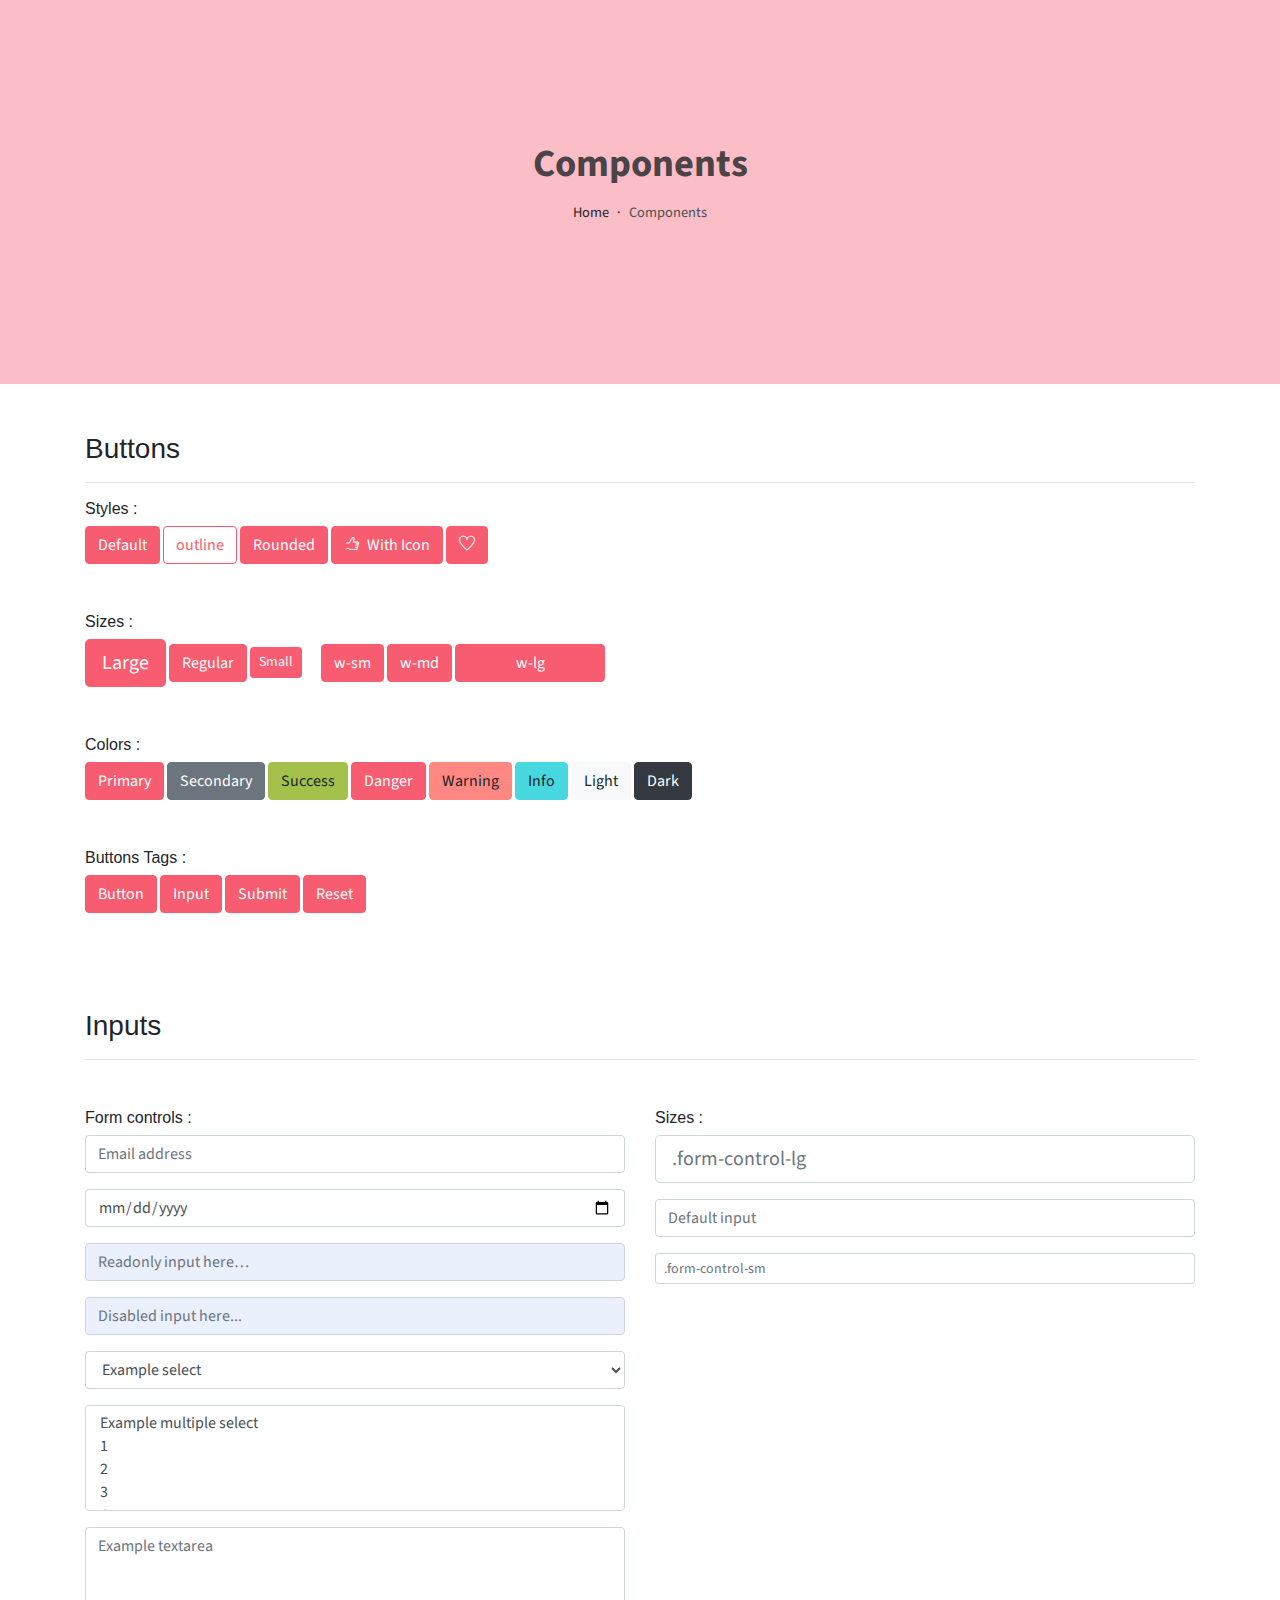
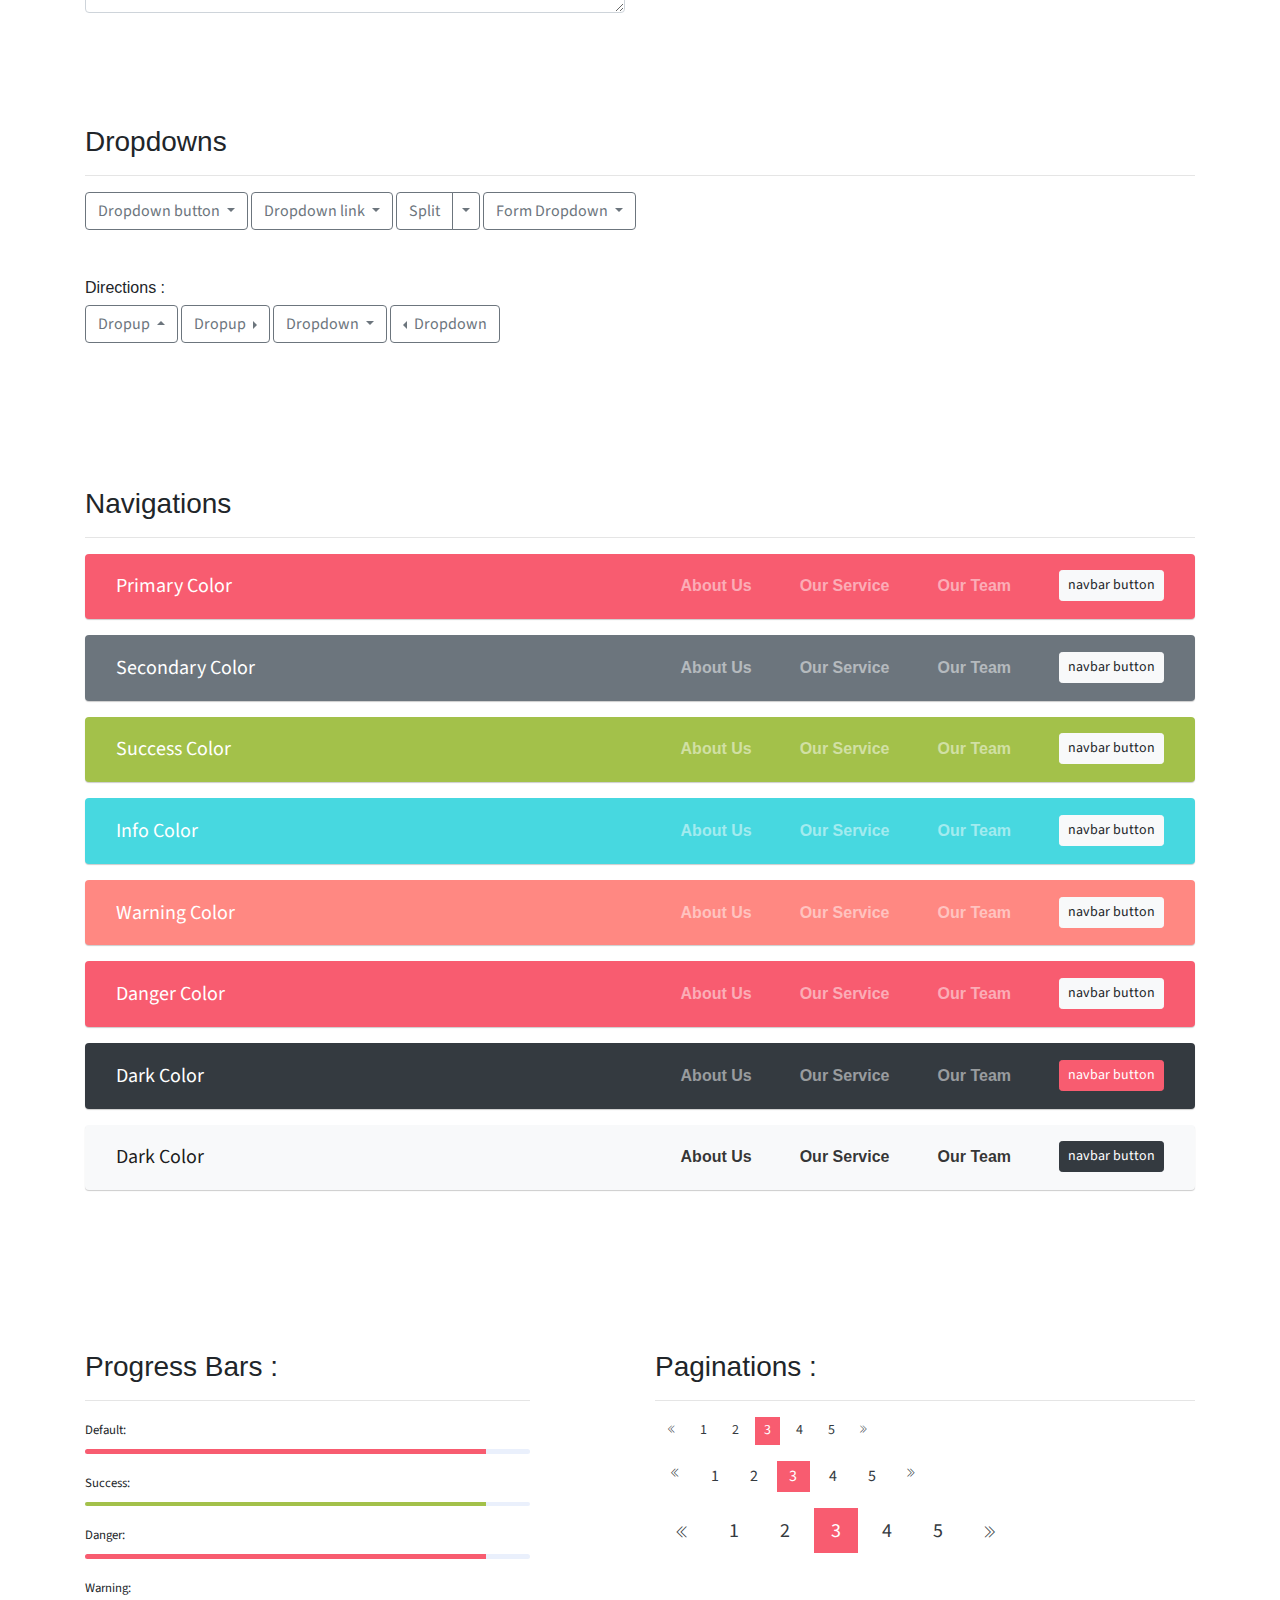
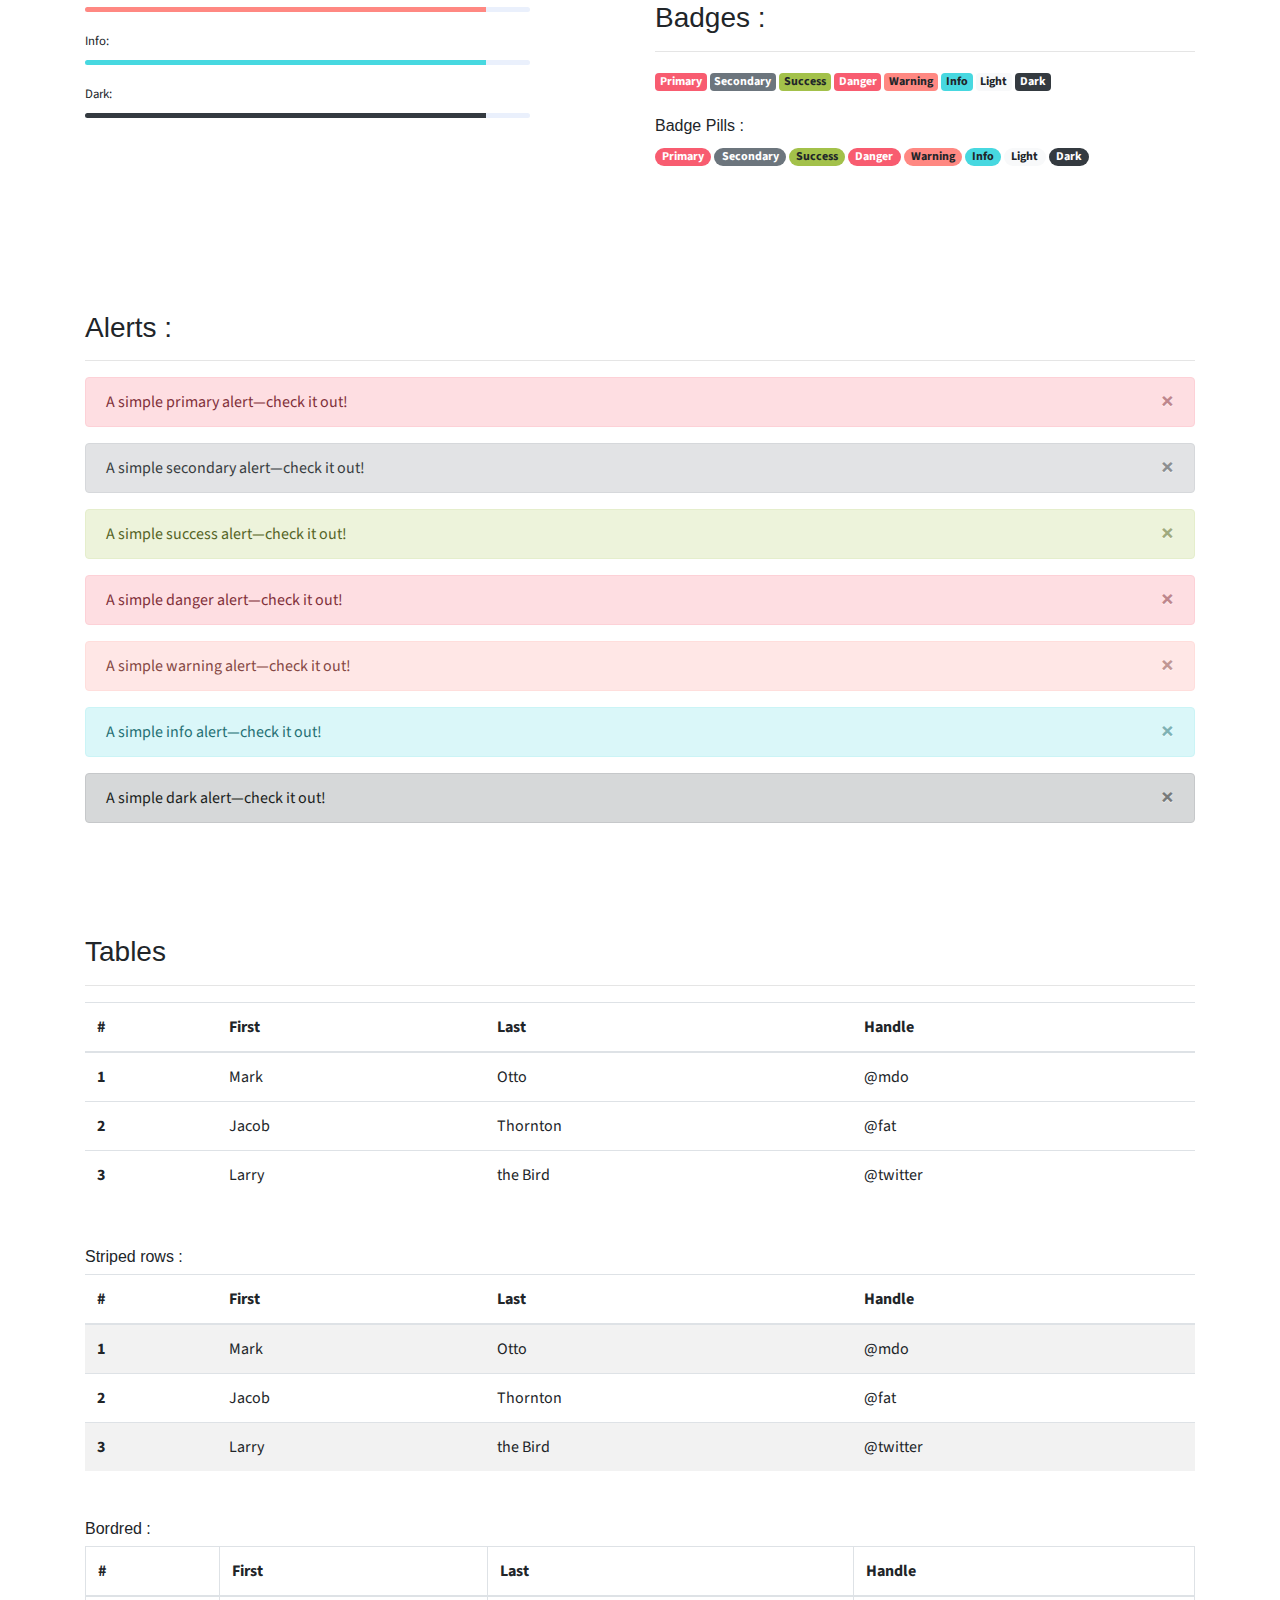
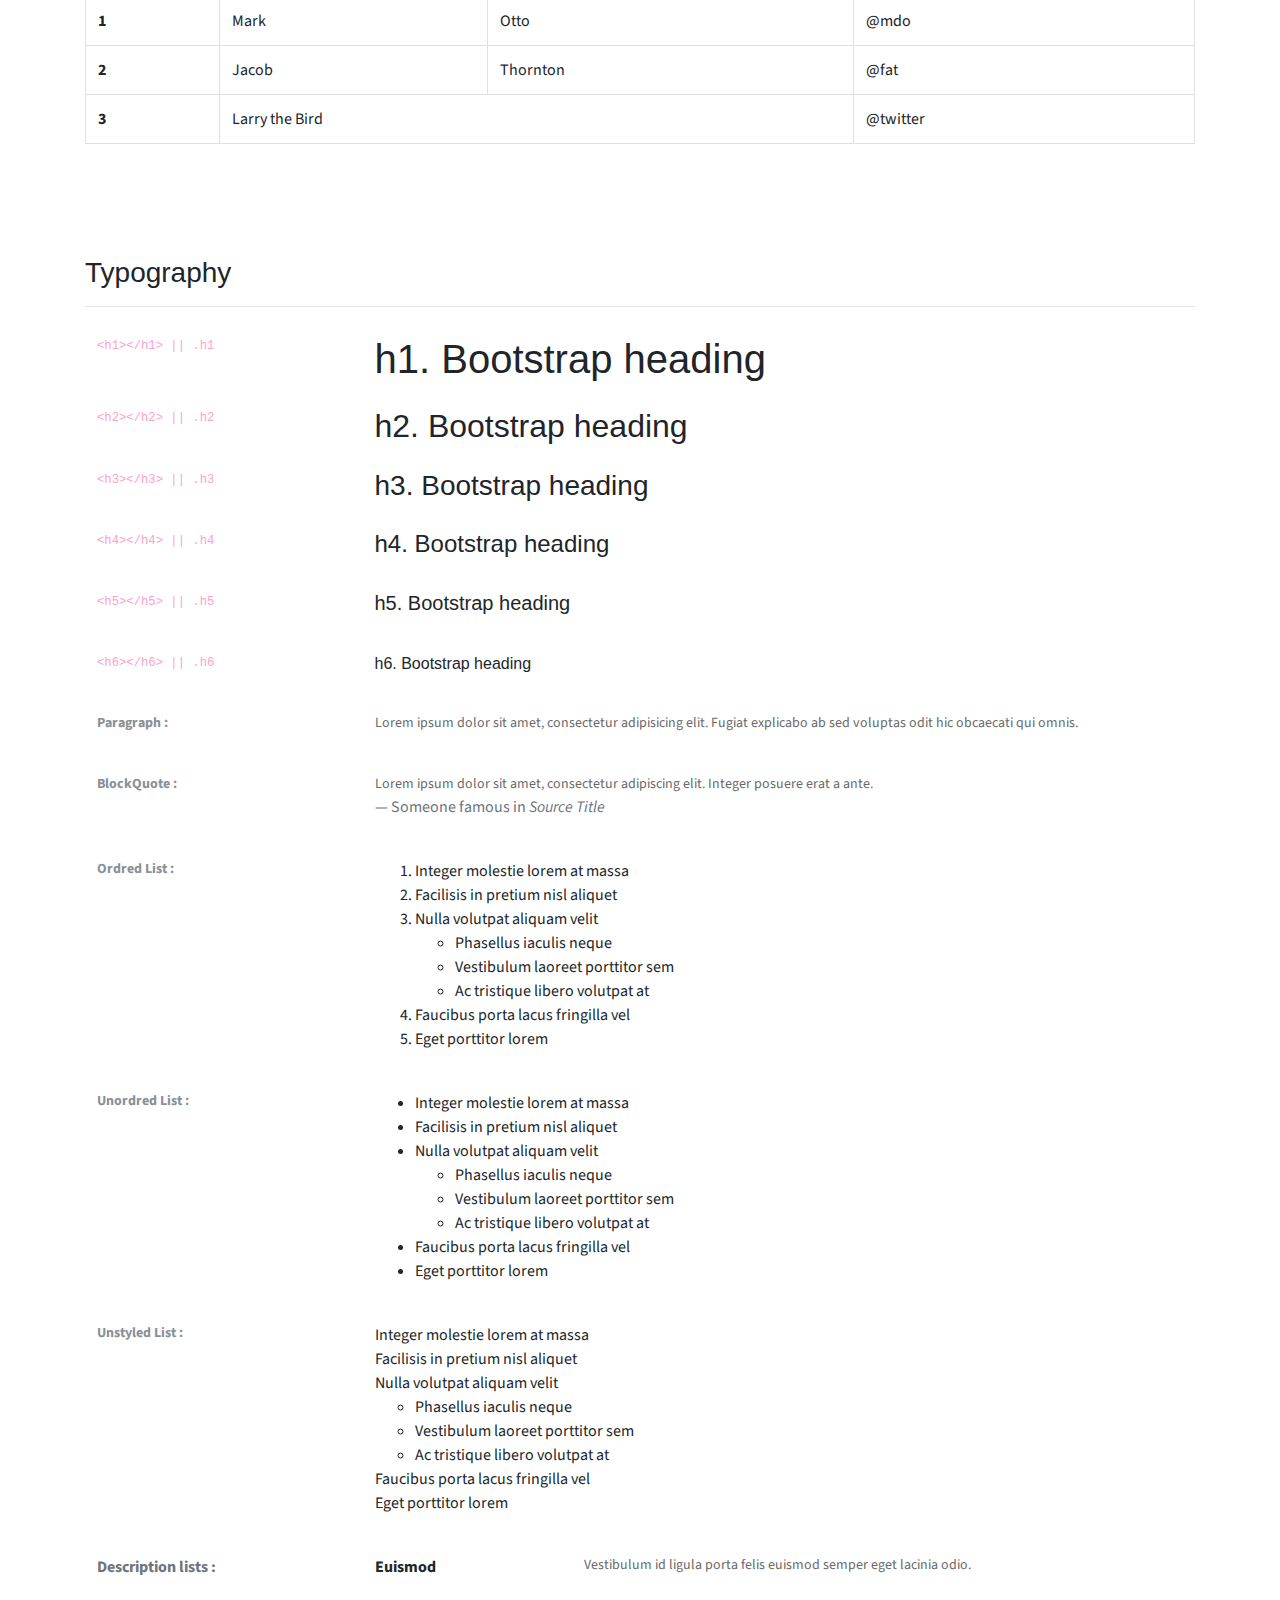
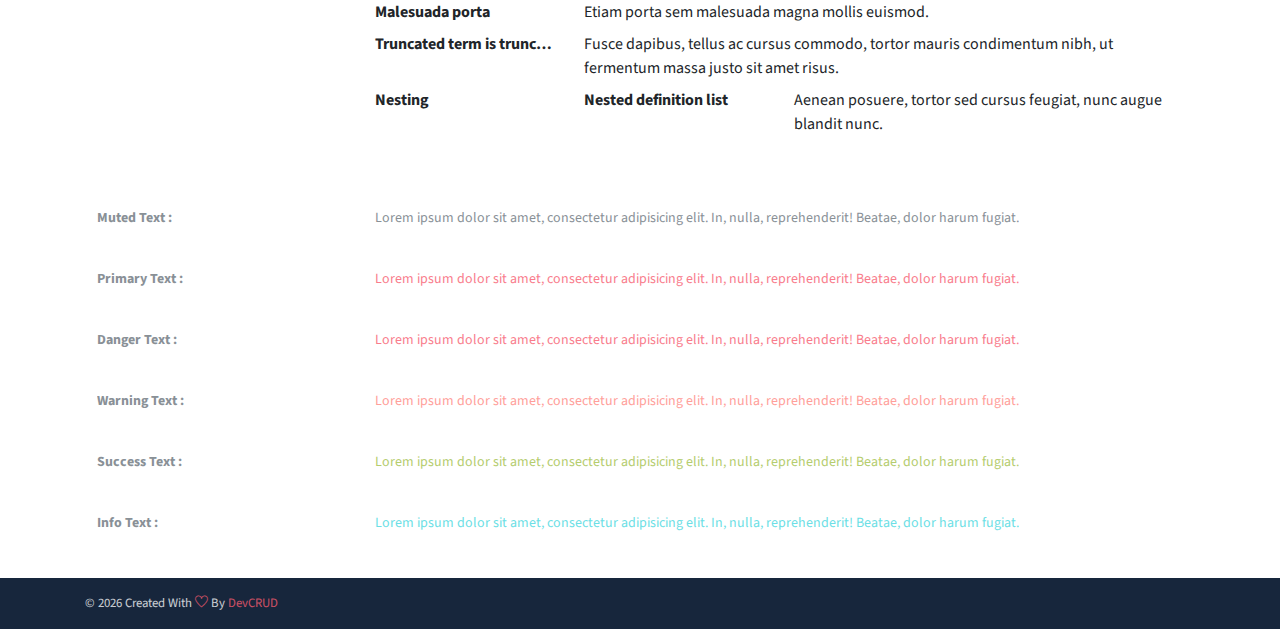
<file: components.html>
<!DOCTYPE html>
<html lang="en">
<head>
   <meta charset="utf-8">
   <meta name="viewport" content="width=device-width, initial-scale=1, shrink-to-fit=no">
   <meta name="description" content="Start your development with John Leo landing page.">
   <meta name="author" content="Devcrud">
   <title>John Leo Landing page | Components</title>
   <link rel="icon" href="assets/imgs/favicon.png" type="image/png">
   <!-- font icons -->
   <link rel="stylesheet" href="assets/vendors/themify-icons/css/themify-icons.css">
   <!-- Bootstrap + Steller  -->
   <link rel="stylesheet" href="assets/css/JohnLeo.css">
</head>
<body>

   <!-- Page Header -->
   <header class="header header-mini"> 
      <div class="header-title">Components</div> 
      <nav aria-label="breadcrumb">
         <ol class="breadcrumb">
            <li class="breadcrumb-item"><a href="/">Home</a></li>
            <li class="breadcrumb-item active" aria-current="page">Components</li>
         </ol>
      </nav>
   </header> <!-- End Of Page Header -->

   <!-- main content -->
   <div class="container">

      <!-- Buttons -->
      <h3 class="mt-5">Buttons</h3>
      <hr>
      <h6 class="section-secondary-title">Styles :</h6>
      <button class="btn btn-primary">Default</button>
      <button class="btn btn-outline-primary">outline</button>
      <button class="btn btn-primary rounded">Rounded</button>
      <button class="btn btn-primary rounded"><i class="ti-thumb-up pr-1"></i> With Icon</button>
      <button class="btn btn-primary circle"><i class="ti-heart"></i></button>

      <h6 class="section-secondary-title mt-5">Sizes :</h6>
      <button class="btn btn-primary btn-lg">Large</button>
      <button class="btn btn-primary ">Regular</button>
      <button class="btn btn-primary btn-sm">Small</button>
      <button class="btn btn-primary w-sm ml-3">w-sm</button>
      <button class="btn btn-primary w-md">w-md</button>
      <button class="btn btn-primary w-lg">w-lg</button>

      <h6 class="section-secondary-title mt-5">Colors :</h6>          
      <button type="button" class="btn btn-primary">Primary</button>
      <button type="button" class="btn btn-secondary">Secondary</button>
      <button type="button" class="btn btn-success">Success</button>
      <button type="button" class="btn btn-danger">Danger</button>
      <button type="button" class="btn btn-warning">Warning</button>
      <button type="button" class="btn btn-info">Info</button>
      <button type="button" class="btn btn-light">Light</button>
      <button type="button" class="btn btn-dark">Dark</button>

      <h6 class="section-secondary-title mt-5">Buttons Tags :</h6>
      <button class="btn btn-primary" type="submit">Button</button>
      <input class="btn btn-primary" type="button" value="Input">
      <input class="btn btn-primary" type="submit" value="Submit">
      <input class="btn btn-primary" type="reset" value="Reset">
      
      <!-- devider -->
      <div class="py-5"></div>

      <!-- Inputs -->
      <h3>Inputs</h3>
      <hr>
      <div class="row mt-5">
         <div class="col-md-6">
            <h6 class="section-secondary-title">Form controls :</h6>        
            <div class="form-group">
               <input type="email" class="form-control" id="exampleFormControlInput1" placeholder="Email address">
            </div>
            <div class="form-group">
               <input type="date" class="form-control" id="exampleFormControlInput1" placeholder="Date">
            </div>
            <div class="form-group">
               <input class="form-control" type="text" placeholder="Readonly input here…" readonly>
            </div>
            <div class="form-group">
               <input class="form-control" id="disabledInput" type="text" placeholder="Disabled input here..." disabled>
            </div>
            <div class="form-group">
               <select class="form-control" id="exampleFormControlSelect1">
                  <option>Example select</option>
                  <option>1</option>
                  <option>2</option>
                  <option>3</option>
                  <option>4</option>
                  <option>5</option>
               </select>
            </div>
            <div class="form-group">
               <select multiple class="form-control" id="exampleFormControlSelect2">
                  <option>Example multiple select</option>
                  <option>1</option>
                  <option>2</option>
                  <option>3</option>
                  <option>4</option>
                  <option>5</option>
               </select>
            </div>
            <div class="form-group">
               <textarea class="form-control" id="exampleFormControlTextarea1" rows="3" placeholder="Example textarea"></textarea>
            </div>
         </div>
         <div class="col-md-6">
            <h6 class="section-secondary-title">Sizes :</h6>    
            <div class="form-group">
               <input class="form-control form-control-lg" type="text" placeholder=".form-control-lg">             
            </div>
            <div class="form-group">
               <input class="form-control" type="text" placeholder="Default input">
            </div>
            <div class="form-group">
               <input class="form-control form-control-sm" type="text" placeholder=".form-control-sm"> 
            </div>
         </div>
      </div> <!-- end of inputs -->   

      <!-- devider -->
      <div class="py-5"></div>             

      <!-- Dropdowns -->
      <h3 class="components-section-title font-weight-normal">Dropdowns</h3>
      <hr>
      <div class="dropdown d-inline-block">
         <button class="btn btn-outline-secondary dropdown-toggle" type="button" id="dropdownMenuButton" data-toggle="dropdown" aria-haspopup="true" aria-expanded="false">
         Dropdown button
         </button>
         <div class="dropdown-menu" aria-labelledby="dropdownMenuButton">
         <a class="dropdown-item" href="#">Action</a>
         <a class="dropdown-item" href="#">Another action</a>
         <a class="dropdown-item" href="#">Something else here</a>
         </div>
      </div>
      <div class="dropdown d-inline-block">
         <a class="btn btn-outline-secondary dropdown-toggle" href="#" role="button" id="dropdownMenuLink" data-toggle="dropdown" aria-haspopup="true" aria-expanded="false">
            Dropdown link
         </a>
         <div class="dropdown-menu" aria-labelledby="dropdownMenuLink">
            <a class="dropdown-item" href="#">Action</a>
            <a class="dropdown-item" href="#">Another action</a>
            <a class="dropdown-item" href="#">Something else here</a>
         </div>
      </div>
      <div class="btn-group">
         <button type="button" class="btn btn-outline-secondary">Split</button>
         <button type="button" class="btn btn-outline-secondary dropdown-toggle dropdown-toggle-split" data-toggle="dropdown" aria-haspopup="true" aria-expanded="false">
         <span class="sr-only">Toggle Dropdown</span>
         </button>
         <div class="dropdown-menu">
            <a class="dropdown-item" href="#">Action</a>
            <a class="dropdown-item" href="#">Another action</a>
            <a class="dropdown-item" href="#">Something else here</a>
            <div class="dropdown-divider"></div>
            <a class="dropdown-item" href="#">Separated link</a>
         </div>
      </div>
      <div class="btn-group">
         <button class="btn btn-outline-secondary dropdown-toggle" type="button" id="dropdownMenuButton" data-toggle="dropdown" aria-haspopup="true" aria-expanded="false">
            Form Dropdown
         </button>
         <div class="dropdown-menu form">
            <form class="px-4 py-3">
               <div class="form-group">
                  <input type="email" class="form-control" id="exampleDropdownFormEmail1" placeholder="email@example.com">
               </div>
               <div class="form-group">
                  <input type="password" class="form-control" id="exampleDropdownFormPassword1" placeholder="Password">
               </div>
               <div class="form-check mb-3">
                  <input type="checkbox" class="form-check-input" id="dropdownCheck">
                  <label class="form-check-label" for="dropdownCheck">
                     Remember me
                  </label>
               </div>
               <button type="submit" class="btn btn-primary btn-block">Sign in</button>
            </form>
            <div class="dropdown-divider"></div>
            <a class="dropdown-item" href="#"><small>New around here? Sign up</small></a>
            <a class="dropdown-item" href="#"><small>Forgot password?</small></a>
         </div>
      </div>       
      <h6 class="section-secondary-title mt-5">Directions :</h6>  
      <div class="btn-group dropup">
         <button type="button" class="btn btn-outline-secondary dropdown-toggle" data-toggle="dropdown" aria-haspopup="true" aria-expanded="false">
            Dropup
         </button>
         <div class="dropdown-menu">
            <a class="dropdown-item" href="#">Action</a>
            <a class="dropdown-item" href="#">Another action</a>
            <a class="dropdown-item" href="#">Something else here</a>
            <div class="dropdown-divider"></div>
            <a class="dropdown-item" href="#">Separated link</a>
         </div>
      </div>
      <div class="btn-group dropright">
         <button type="button" class="btn btn-outline-secondary dropdown-toggle" data-toggle="dropdown" aria-haspopup="true" aria-expanded="false">
            Dropup
         </button>
         <div class="dropdown-menu">
            <a class="dropdown-item" href="#">Action</a>
            <a class="dropdown-item" href="#">Another action</a>
            <a class="dropdown-item" href="#">Something else here</a>
            <div class="dropdown-divider"></div>
            <a class="dropdown-item" href="#">Separated link</a>
         </div>
      </div>
      <div class="btn-group">
         <button type="button" class="btn btn-outline-secondary dropdown-toggle" data-toggle="dropdown" aria-haspopup="true" aria-expanded="false">
            Dropdown
         </button>
         <div class="dropdown-menu">
            <a class="dropdown-item" href="#">Action</a>
            <a class="dropdown-item" href="#">Another action</a>
            <a class="dropdown-item" href="#">Something else here</a>
            <div class="dropdown-divider"></div>
            <a class="dropdown-item" href="#">Separated link</a>
         </div>
      </div>
      <div class="btn-group dropleft">
         <button type="button" class="btn btn-outline-secondary dropdown-toggle" data-toggle="dropdown" aria-haspopup="true" aria-expanded="false">
            Dropdown
         </button>
         <div class="dropdown-menu">
            <a class="dropdown-item" href="#">Action</a>
            <a class="dropdown-item" href="#">Another action</a>
            <a class="dropdown-item" href="#">Something else here</a>
            <div class="dropdown-divider"></div>
            <a class="dropdown-item" href="#">Separated link</a>
         </div>
      </div> <!-- end of Dropdowns -->  

      <!-- devider -->
      <div class="py-5"></div>   

      <!-- navbars -->
      <h3 class="components-section-title font-weight-normal mt-5">Navigations</h3>
      <hr>
      <nav class="navbar navbar-expand-sm navbar-dark bg-primary rounded shadow mb-3">
         <div class="container">
            <a class="navbar-brand" href="#">Primary Color</a>
            <button class="navbar-toggler ml-auto" type="button" data-toggle="collapse" data-target="#navbarSupportedContent" aria-controls="navbarSupportedContent" aria-expanded="false" aria-label="Toggle navigation">
            <span class="navbar-toggler-icon"></span>
            </button>
            <div class="collapse navbar-collapse" id="navbarSupportedContent">
               <ul class="navbar-nav ml-auto"> 
                  <li class="nav-item">
                     <a class="nav-link" href="#about">About Us</a>
                  </li>
                  <li class="nav-item">
                     <a class="nav-link" href="#service">Our Service</a>
                  </li>
                  <li class="nav-item">
                     <a class="nav-link" href="#team">Our Team</a>
                  </li>
                  <li class="nav-item">
                     <a href="#book-table" class="ml-4 mt-1 btn btn-light btn-sm">navbar button</a>
                  </li>
               </ul>                       
            </div>
         </div>
      </nav>
      <nav class="navbar navbar-expand-sm navbar-dark bg-secondary rounded shadow mb-3">
         <div class="container">
            <a class="navbar-brand" href="#">Secondary Color</a>
            <button class="navbar-toggler ml-auto" type="button" data-toggle="collapse" data-target="#navbarSupportedContent" aria-controls="navbarSupportedContent" aria-expanded="false" aria-label="Toggle navigation">
            <span class="navbar-toggler-icon"></span>
            </button>
            <div class="collapse navbar-collapse" id="navbarSupportedContent">
               <ul class="navbar-nav ml-auto"> 
                  <li class="nav-item">
                     <a class="nav-link" href="#about">About Us</a>
                  </li>
                  <li class="nav-item">
                     <a class="nav-link" href="#service">Our Service</a>
                  </li>
                  <li class="nav-item">
                     <a class="nav-link" href="#team">Our Team</a>
                  </li>
                  <li class="nav-item">
                     <a href="#book-table" class="ml-4 mt-1 btn btn-light btn-sm">navbar button</a>
                  </li>
               </ul>                       
            </div>
         </div>
      </nav>
      <nav class="navbar navbar-expand-sm navbar-dark bg-success rounded shadow mb-3">
         <div class="container">
            <a class="navbar-brand" href="#">Success Color</a>
            <button class="navbar-toggler ml-auto" type="button" data-toggle="collapse" data-target="#navbarSupportedContent" aria-controls="navbarSupportedContent" aria-expanded="false" aria-label="Toggle navigation">
            <span class="navbar-toggler-icon"></span>
            </button>
            <div class="collapse navbar-collapse" id="navbarSupportedContent">
               <ul class="navbar-nav ml-auto"> 
                  <li class="nav-item">
                     <a class="nav-link" href="#about">About Us</a>
                  </li>
                  <li class="nav-item">
                     <a class="nav-link" href="#service">Our Service</a>
                  </li>
                  <li class="nav-item">
                     <a class="nav-link" href="#team">Our Team</a>
                  </li>
                  <li class="nav-item">
                     <a href="#book-table" class="ml-4 mt-1 btn btn-light btn-sm">navbar button</a>
                  </li>
               </ul>                       
            </div>
         </div>
      </nav>
      <nav class="navbar navbar-expand-sm navbar-dark bg-info rounded shadow mb-3">
         <div class="container">
            <a class="navbar-brand" href="#">Info Color</a>
            <button class="navbar-toggler ml-auto" type="button" data-toggle="collapse" data-target="#navbarSupportedContent" aria-controls="navbarSupportedContent" aria-expanded="false" aria-label="Toggle navigation">
            <span class="navbar-toggler-icon"></span>
            </button>
            <div class="collapse navbar-collapse" id="navbarSupportedContent">
               <ul class="navbar-nav ml-auto"> 
                  <li class="nav-item">
                     <a class="nav-link" href="#about">About Us</a>
                  </li>
                  <li class="nav-item">
                     <a class="nav-link" href="#service">Our Service</a>
                  </li>
                  <li class="nav-item">
                     <a class="nav-link" href="#team">Our Team</a>
                  </li>
                  <li class="nav-item">
                     <a href="#book-table" class="ml-4 mt-1 btn btn-light btn-sm">navbar button</a>
                  </li>
               </ul>                       
            </div>
         </div>
      </nav>
      <nav class="navbar navbar-expand-sm navbar-dark bg-warning rounded shadow mb-3">
         <div class="container">
            <a class="navbar-brand" href="#">Warning Color</a>
            <button class="navbar-toggler ml-auto" type="button" data-toggle="collapse" data-target="#navbarSupportedContent" aria-controls="navbarSupportedContent" aria-expanded="false" aria-label="Toggle navigation">
            <span class="navbar-toggler-icon"></span>
            </button>
            <div class="collapse navbar-collapse" id="navbarSupportedContent">
               <ul class="navbar-nav ml-auto"> 
                  <li class="nav-item">
                     <a class="nav-link" href="#about">About Us</a>
                  </li>
                  <li class="nav-item">
                     <a class="nav-link" href="#service">Our Service</a>
                  </li>
                  <li class="nav-item">
                     <a class="nav-link" href="#team">Our Team</a>
                  </li>
                  <li class="nav-item">
                     <a href="#book-table" class="ml-4 mt-1 btn btn-light btn-sm">navbar button</a>
                  </li>
               </ul>                       
            </div>
         </div>
      </nav>
      <nav class="navbar navbar-expand-sm navbar-dark bg-danger rounded shadow mb-3">
         <div class="container">
            <a class="navbar-brand" href="#">Danger Color</a>
            <button class="navbar-toggler ml-auto" type="button" data-toggle="collapse" data-target="#navbarSupportedContent" aria-controls="navbarSupportedContent" aria-expanded="false" aria-label="Toggle navigation">
            <span class="navbar-toggler-icon"></span>
            </button>
            <div class="collapse navbar-collapse" id="navbarSupportedContent">
               <ul class="navbar-nav ml-auto"> 
                  <li class="nav-item">
                     <a class="nav-link" href="#about">About Us</a>
                  </li>
                  <li class="nav-item">
                     <a class="nav-link" href="#service">Our Service</a>
                  </li>
                  <li class="nav-item">
                     <a class="nav-link" href="#team">Our Team</a>
                  </li>
                  <li class="nav-item">
                     <a href="#book-table" class="ml-4 mt-1 btn btn-light btn-sm">navbar button</a>
                  </li>
               </ul>                       
            </div>
         </div>
      </nav>
      <nav class="navbar navbar-expand-sm navbar-dark bg-dark rounded shadow mb-3">
         <div class="container">
            <a class="navbar-brand" href="#">Dark Color</a>
            <button class="navbar-toggler ml-auto" type="button" data-toggle="collapse" data-target="#navbarSupportedContent" aria-controls="navbarSupportedContent" aria-expanded="false" aria-label="Toggle navigation">
            <span class="navbar-toggler-icon"></span>
            </button>
            <div class="collapse navbar-collapse" id="navbarSupportedContent">
               <ul class="navbar-nav ml-auto"> 
                  <li class="nav-item">
                     <a class="nav-link" href="#about">About Us</a>
                  </li>
                  <li class="nav-item">
                     <a class="nav-link" href="#service">Our Service</a>
                  </li>
                  <li class="nav-item">
                     <a class="nav-link" href="#team">Our Team</a>
                  </li>
                  <li class="nav-item">
                     <a href="#book-table" class="ml-4 mt-1 btn btn-primary btn-sm">navbar button</a>
                  </li>
               </ul>                       
            </div>
         </div>
      </nav>
      <nav class="navbar navbar-expand-sm navbar-light bg-light rounded shadow mb-3">
         <div class="container">
            <a class="navbar-brand" href="#">Dark Color</a>
            <button class="navbar-toggler ml-auto" type="button" data-toggle="collapse" data-target="#navbarSupportedContent" aria-controls="navbarSupportedContent" aria-expanded="false" aria-label="Toggle navigation">
            <span class="navbar-toggler-icon"></span>
            </button>
            <div class="collapse navbar-collapse" id="navbarSupportedContent">
               <ul class="navbar-nav ml-auto"> 
                  <li class="nav-item">
                     <a class="nav-link" href="#about">About Us</a>
                  </li>
                  <li class="nav-item">
                     <a class="nav-link" href="#service">Our Service</a>
                  </li>
                  <li class="nav-item">
                     <a class="nav-link" href="#team">Our Team</a>
                  </li>
                  <li class="nav-item">
                     <a href="#book-table" class="ml-4 mt-1 btn btn-dark btn-sm">navbar button</a>
                  </li>
               </ul>                       
            </div>
         </div>
      </nav>
      <!-- End of navbars -->

      <!-- devider -->
      <div class="py-5"></div>   
      
      <!-- progress bars -->
      <div class="row justify-content-between">
         <div class="col-md-5">
            <h3 class="components-section-title font-weight-normal mt-5">Progress Bars :</h3>
            <hr>
            <small>Default: </small>
            <div class="progress mt-2 mb-3">
               <div class="progress-bar" role="progressbar" style="width: 90%" aria-valuenow="25" aria-valuemin="0" aria-valuemax="100"></div>
            </div>
            <small>Success:</small>
            <div class="progress mt-2 mb-3">
               <div class="progress-bar bg-success" role="progressbar" style="width: 90%" aria-valuenow="25" aria-valuemin="0" aria-valuemax="100"></div>
            </div>
            <small>Danger:</small>
            <div class="progress mt-2 mb-3">
               <div class="progress-bar bg-danger" role="progressbar" style="width: 90%" aria-valuenow="25" aria-valuemin="0" aria-valuemax="100"></div>
            </div>
            <small>Warning:</small>
            <div class="progress mt-2 mb-3">
               <div class="progress-bar bg-warning" role="progressbar" style="width: 90%" aria-valuenow="25" aria-valuemin="0" aria-valuemax="100"></div>
            </div>
            <small>Info:</small>
            <div class="progress mt-2 mb-3">
               <div class="progress-bar bg-info" role="progressbar" style="width: 90%" aria-valuenow="25" aria-valuemin="0" aria-valuemax="100"></div>
            </div>
            <small>Dark:</small>
            <div class="progress mt-2 mb-3">
               <div class="progress-bar bg-dark" role="progressbar" style="width: 90%" aria-valuenow="25" aria-valuemin="0" aria-valuemax="100"></div>
            </div>
         </div>
         <div class="col-md-6">
            <h3 class="components-section-title font-weight-normal mt-5">Paginations :</h3>
            <hr>
            <nav aria-label="Page navigation example">
               <ul class="pagination pagination-sm">
                  <li class="page-item"><a class="page-link" href="#"><i class="ti-angle-double-left"></i></a></li>
                  <li class="page-item"><a class="page-link" href="#">1</a></li>
                  <li class="page-item"><a class="page-link" href="#">2</a></li>
                  <li class="page-item active"><a class="page-link" href="#">3</a></li>
                  <li class="page-item"><a class="page-link" href="#">4</a></li>
                  <li class="page-item"><a class="page-link" href="#">5</a></li>
                  <li class="page-item"><a class="page-link" href="#"><i class="ti-angle-double-right"></i></a></li>
               </ul>
            </nav>
            <nav aria-label="Page navigation example">
               <ul class="pagination">
               <li class="page-item"><a class="page-link" href="#"><i class="ti-angle-double-left"></i></a></li>
                  <li class="page-item"><a class="page-link" href="#">1</a></li>
                  <li class="page-item"><a class="page-link" href="#">2</a></li>
                  <li class="page-item active"><a class="page-link" href="#">3</a></li>
                  <li class="page-item"><a class="page-link" href="#">4</a></li>
                  <li class="page-item"><a class="page-link" href="#">5</a></li>
                  <li class="page-item"><a class="page-link" href="#"><i class="ti-angle-double-right"></i></a></li>
               </ul>
            </nav>
            <nav aria-label="Page navigation example">
               <ul class="pagination pagination-lg">
                  <li class="page-item"><a class="page-link" href="#"><i class="ti-angle-double-left"></i></a></li>
                  <li class="page-item"><a class="page-link" href="#">1</a></li>
                  <li class="page-item"><a class="page-link" href="#">2</a></li>
                  <li class="page-item active"><a class="page-link" href="#">3</a></li>
                  <li class="page-item"><a class="page-link" href="#">4</a></li>
                  <li class="page-item"><a class="page-link" href="#">5</a></li>
                  <li class="page-item"><a class="page-link" href="#"><i class="ti-angle-double-right"></i></a></li>
               </ul>
            </nav>

            <!-- Badges -->
            <h3 class="components-section-title font-weight-normal mt-5">Badges :</h3>
            <hr>
            <span class="badge badge-primary">Primary</span>
            <span class="badge badge-secondary">Secondary</span>
            <span class="badge badge-success">Success</span>
            <span class="badge badge-danger">Danger</span>
            <span class="badge badge-warning">Warning</span>
            <span class="badge badge-info">Info</span>
            <span class="badge badge-light">Light</span>
            <span class="badge badge-dark">Dark</span>
            <h6 class="section-secondary-title mt-4 mb-2">Badge Pills :</h6>
            <span class="badge badge-pill badge-primary">Primary</span>
            <span class="badge badge-pill badge-secondary">Secondary</span>
            <span class="badge badge-pill badge-success">Success</span>
            <span class="badge badge-pill badge-danger">Danger</span>
            <span class="badge badge-pill badge-warning">Warning</span>
            <span class="badge badge-pill badge-info">Info</span>
            <span class="badge badge-pill badge-light">Light</span>
            <span class="badge badge-pill badge-dark">Dark</span>
         </div>
      </div> <!-- End of Progress bars -->

      <!-- devider -->
      <div class="py-5"></div>  

      <!-- Alerts -->
      <h3 class="components-section-title font-weight-normal mt-5">Alerts :</h3>
      <hr>
      <div class="alert alert-primary alert-dismissible fade show" role="alert">
         A simple primary alert—check it out!
         <button type="button" class="close" data-dismiss="alert" aria-label="Close">
            <span aria-hidden="true">&times;</span>
         </button>
      </div>
      <div class="alert alert-secondary alert-dismissible fade show" role="alert">
         A simple secondary alert—check it out!
         <button type="button" class="close" data-dismiss="alert" aria-label="Close">
            <span aria-hidden="true">&times;</span>
         </button>
      </div>
      <div class="alert alert-success alert-dismissible fade show" role="alert">
         A simple success alert—check it out!
         <button type="button" class="close" data-dismiss="alert" aria-label="Close">
            <span aria-hidden="true">&times;</span>
         </button>
      </div>
      <div class="alert alert-danger alert-dismissible fade show" role="alert">
         A simple danger alert—check it out!
         <button type="button" class="close" data-dismiss="alert" aria-label="Close">
            <span aria-hidden="true">&times;</span>
         </button>
      </div>
      <div class="alert alert-warning alert-dismissible fade show" role="alert">
         A simple warning alert—check it out!
         <button type="button" class="close" data-dismiss="alert" aria-label="Close">
            <span aria-hidden="true">&times;</span>
         </button>
      </div>
      <div class="alert alert-info alert-dismissible fade show" role="alert">
         A simple info alert—check it out!
         <button type="button" class="close" data-dismiss="alert" aria-label="Close">
            <span aria-hidden="true">&times;</span>
         </button>
      </div>
      <div class="alert alert-dark alert-dismissible fade show" role="alert">
         A simple dark alert—check it out!
         <button type="button" class="close" data-dismiss="alert" aria-label="Close">
            <span aria-hidden="true">&times;</span>
         </button>
      </div>
      <!-- end of alerts -->

      <!-- devider -->
      <div class="py-5"></div> 
   
      <!-- tables -->
      <h3 class="components-section-title">Tables</h3>
      <hr>
      <table class="table">
         <thead>
            <tr>
               <th scope="col">#</th>
               <th scope="col">First</th>
               <th scope="col">Last</th>
               <th scope="col">Handle</th>
            </tr>
         </thead>
         <tbody>
            <tr>
               <th scope="row">1</th>
               <td>Mark</td>
               <td>Otto</td>
               <td>@mdo</td>
            </tr>
            <tr>
               <th scope="row">2</th>
               <td>Jacob</td>
               <td>Thornton</td>
               <td>@fat</td>
            </tr>
            <tr>
               <th scope="row">3</th>
               <td>Larry</td>
               <td>the Bird</td>
               <td>@twitter</td>
            </tr>
         </tbody>
      </table>

      <h6 class="section-secondary-title mt-5">Striped rows :</h6>
      <table class="table table-striped">
         <thead>
            <tr>
               <th scope="col">#</th>
               <th scope="col">First</th>
               <th scope="col">Last</th>
               <th scope="col">Handle</th>
            </tr>
         </thead>
         <tbody>
            <tr>
               <th scope="row">1</th>
               <td>Mark</td>
               <td>Otto</td>
               <td>@mdo</td>
            </tr>
            <tr>
               <th scope="row">2</th>
               <td>Jacob</td>
               <td>Thornton</td>
               <td>@fat</td>
            </tr>
            <tr>
               <th scope="row">3</th>
               <td>Larry</td>
               <td>the Bird</td>
               <td>@twitter</td>
            </tr>
         </tbody>
      </table>

      <h6 class="section-secondary-title mt-5">Bordred :</h6>
      <table class="table table-bordered">
         <thead>
            <tr>
               <th scope="col">#</th>
               <th scope="col">First</th>
               <th scope="col">Last</th>
               <th scope="col">Handle</th>
            </tr>
         </thead>
         <tbody>
            <tr>
               <th scope="row">1</th>
               <td>Mark</td>
               <td>Otto</td>
               <td>@mdo</td>
            </tr>
            <tr>
               <th scope="row">2</th>
               <td>Jacob</td>
               <td>Thornton</td>
               <td>@fat</td>
            </tr>
            <tr>
               <th scope="row">3</th>
               <td colspan="2">Larry the Bird</td>
               <td>@twitter</td>
            </tr>
         </tbody>
      </table>
      <!-- end of tables -->

      <!-- devider -->
      <div class="py-5"></div> 

      <!-- typography -->
      <h3 class="components-section-title">Typography</h3>
      <hr>
     
      <table class="table table-borderless v-align-center">
         <tbody>
            <tr>
               <td>
                  <p><code class="highlighter-rouge">&lt;h1&gt;&lt;/h1&gt; || .h1</code></p>
               </td>
               <td class="w-75"><span class="h1">h1. Bootstrap heading</span></td>
            </tr>
            <tr>
               <td>
                  <p><code class="highlighter-rouge">&lt;h2&gt;&lt;/h2&gt; || .h2</code></p>
               </td>
               <td><span class="h2">h2. Bootstrap heading</span></td>
            </tr>
            <tr>
               <td>
                  <p><code class="highlighter-rouge">&lt;h3&gt;&lt;/h3&gt; || .h3</code></p>
               </td>
               <td><span class="h3">h3. Bootstrap heading</span></td>
            </tr>
            <tr>
               <td>
                  <p><code class="highlighter-rouge">&lt;h4&gt;&lt;/h4&gt; || .h4</code></p>
               </td>
               <td><span class="h4">h4. Bootstrap heading</span></td>
            </tr>
            <tr>
               <td>
                  <p><code class="highlighter-rouge">&lt;h5&gt;&lt;/h5&gt; || .h5</code></p>
               </td>
               <td><span class="h5">h5. Bootstrap heading</span></td>
            </tr>
            <tr>
               <td>
                  <p><code class="highlighter-rouge">&lt;h6&gt;&lt;/h6&gt; || .h6</code></p>
               </td>
               <td><span class="h6">h6. Bootstrap heading</span></td>
            </tr>
            <tr>
               <td>
                  <p class="font-weight-bold text-muted">Paragraph :</p>
               </td>
               <td><p>Lorem ipsum dolor sit amet, consectetur adipisicing elit. Fugiat explicabo ab sed voluptas odit hic obcaecati qui omnis.</p></td>
            </tr>
            <tr>
               <td>
                  <p class="font-weight-bold text-muted">BlockQuote :</p>
               </td>
               <td>
                  <blockquote class="blockquote">
                     <p class="mb-0">Lorem ipsum dolor sit amet, consectetur adipiscing elit. Integer posuere erat a ante.</p>
                     <footer class="blockquote-footer">Someone famous in <cite title="Source Title">Source Title</cite></footer>
                  </blockquote>
               </td>
            </tr>

            
            <tr>
               <td><p class="font-weight-bold text-muted">Ordred List :</p></td>
               <td>
                  <ol>
                     <li>Integer molestie lorem at massa</li>
                     <li>Facilisis in pretium nisl aliquet</li>
                     <li>Nulla volutpat aliquam velit
                        <ul>
                           <li>Phasellus iaculis neque</li>
                           <li>Vestibulum laoreet porttitor sem</li>
                           <li>Ac tristique libero volutpat at</li>
                        </ul>
                     </li>
                     <li>Faucibus porta lacus fringilla vel</li>
                     <li>Eget porttitor lorem</li>
                  </ol>
               </td>
            </tr>
            <tr>
               <td><p class="font-weight-bold text-muted">Unordred List :</p></td>
               <td>
                  <ul >
                     <li>Integer molestie lorem at massa</li>
                     <li>Facilisis in pretium nisl aliquet</li>
                     <li>Nulla volutpat aliquam velit
                        <ul>
                           <li>Phasellus iaculis neque</li>
                           <li>Vestibulum laoreet porttitor sem</li>
                           <li>Ac tristique libero volutpat at</li>
                        </ul>
                     </li>
                     <li>Faucibus porta lacus fringilla vel</li>
                     <li>Eget porttitor lorem</li>
                  </ul>
               </td>
            </tr>
            <tr>
               <td><p class="font-weight-bold text-muted">Unstyled List :</p></td>
               <td>
                  <ul class="list-unstyled">
                     <li>Integer molestie lorem at massa</li>
                     <li>Facilisis in pretium nisl aliquet</li>
                     <li>Nulla volutpat aliquam velit
                        <ul>
                           <li>Phasellus iaculis neque</li>
                           <li>Vestibulum laoreet porttitor sem</li>
                           <li>Ac tristique libero volutpat at</li>
                        </ul>
                     </li>
                     <li>Faucibus porta lacus fringilla vel</li>
                     <li>Eget porttitor lorem</li>
                  </ul>
               </td>
            </tr>
            <tr>
               <td class="font-weight-bold text-muted">Description lists : </td>
               <td>
                  <dl class="row">
                     <dt class="col-sm-3">Euismod</dt>
                     <dd class="col-sm-9">
                        <p>Vestibulum id ligula porta felis euismod semper eget lacinia odio.</p>
                     </dd>

                     <dt class="col-sm-3">Malesuada porta</dt>
                     <dd class="col-sm-9">Etiam porta sem malesuada magna mollis euismod.</dd>

                     <dt class="col-sm-3 text-truncate">Truncated term is truncated</dt>
                     <dd class="col-sm-9">Fusce dapibus, tellus ac cursus commodo, tortor mauris condimentum nibh, ut fermentum massa justo sit amet risus.</dd>

                     <dt class="col-sm-3">Nesting</dt>
                     <dd class="col-sm-9">
                        <dl class="row">
                           <dt class="col-sm-4">Nested definition list</dt>
                           <dd class="col-sm-8">Aenean posuere, tortor sed cursus feugiat, nunc augue blandit nunc.</dd>
                        </dl>
                     </dd>
                  </dl>
               </td>
            </tr>
            <tr>
               <td>
                  <p class="font-weight-bold text-muted">Muted Text :</p>
               </td>
               <td>
                  <p class="text-muted">Lorem ipsum dolor sit amet, consectetur adipisicing elit. In, nulla, reprehenderit! Beatae, dolor harum fugiat.</p>
               </td>
            </tr>
            <tr>
               <td>
                  <p class="font-weight-bold text-muted">Primary Text :</p>
               </td>
               <td>
                  <p class="text-primary">Lorem ipsum dolor sit amet, consectetur adipisicing elit. In, nulla, reprehenderit! Beatae, dolor harum fugiat.</p>
               </td>
            </tr>
            <tr>
               <td>
                  <p class="font-weight-bold text-muted">Danger Text :</p>
               </td>
               <td>
                  <p class="text-danger">Lorem ipsum dolor sit amet, consectetur adipisicing elit. In, nulla, reprehenderit! Beatae, dolor harum fugiat.</p>
               </td>
            </tr>
            <tr>
               <td>
                  <p class="font-weight-bold text-muted">Warning Text :</p>
               </td>
               <td>
                  <p class="text-warning">Lorem ipsum dolor sit amet, consectetur adipisicing elit. In, nulla, reprehenderit! Beatae, dolor harum fugiat.</p>
               </td>
            </tr>
            <tr>
               <td>
                  <p class="font-weight-bold text-muted">Success Text :</p>
               </td>
               <td>
                  <p class="text-success">Lorem ipsum dolor sit amet, consectetur adipisicing elit. In, nulla, reprehenderit! Beatae, dolor harum fugiat.</p>
               </td>
            </tr>
            <tr>
               <td>
                  <p class="font-weight-bold text-muted">Info Text :</p>
               </td>
               <td>
                  <p class="text-info">Lorem ipsum dolor sit amet, consectetur adipisicing elit. In, nulla, reprehenderit! Beatae, dolor harum fugiat.</p>
               </td>
            </tr>
         </tbody>
      </table>
   </div>
   <!-- end of typography -->

   <!-- Page Footer -->
   <footer class="footer py-3">
        <div class="container">
            <p class="small mb-0 text-light">
                &copy; <script>document.write(new Date().getFullYear())</script> Created With <i class="ti-heart text-danger"></i> By <a href="http://devcrud.com" target="_blank"><span class="text-danger" title="Bootstrap 4 Themes and Dashboards">DevCRUD</span></a> 
            </p>
        </div>
    </footer>
   <!-- End of Page Footer -->  
   
   <!-- core  -->
   <script src="assets/vendors/jquery/jquery-3.4.1.js"></script>
   <script src="assets/vendors/bootstrap/bootstrap.bundle.js"></script>

</body>
</html>
</file>
<file: assets/vendors/themify-icons/css/themify-icons.css>
@font-face {
	font-family: 'themify';
	src:url("../fonts/themify.eot?-fvbane");
	src:url("../fonts/themify.eot?#iefix-fvbane") format("embedded-opentype"),
		url("../fonts/themify.woff?-fvbane") format("woff"),
		url("../fonts/themify.ttf?-fvbane") format("truetype"),
		url("../fonts/themify.svg?-fvbane#themify") format("svg");
	font-weight: normal;
	font-style: normal;
}

[class^="ti-"], [class*=" ti-"] {
	font-family: 'themify';
	speak: none;
	font-style: normal;
	font-weight: normal;
	font-variant: normal;
	text-transform: none;
	line-height: 1;

	/* Better Font Rendering =========== */
	-webkit-font-smoothing: antialiased;
	-moz-osx-font-smoothing: grayscale;
}

.ti-wand:before {
	content: "\e600";
}
.ti-volume:before {
	content: "\e601";
}
.ti-user:before {
	content: "\e602";
}
.ti-unlock:before {
	content: "\e603";
}
.ti-unlink:before {
	content: "\e604";
}
.ti-trash:before {
	content: "\e605";
}
.ti-thought:before {
	content: "\e606";
}
.ti-target:before {
	content: "\e607";
}
.ti-tag:before {
	content: "\e608";
}
.ti-tablet:before {
	content: "\e609";
}
.ti-star:before {
	content: "\e60a";
}
.ti-spray:before {
	content: "\e60b";
}
.ti-signal:before {
	content: "\e60c";
}
.ti-shopping-cart:before {
	content: "\e60d";
}
.ti-shopping-cart-full:before {
	content: "\e60e";
}
.ti-settings:before {
	content: "\e60f";
}
.ti-search:before {
	content: "\e610";
}
.ti-zoom-in:before {
	content: "\e611";
}
.ti-zoom-out:before {
	content: "\e612";
}
.ti-cut:before {
	content: "\e613";
}
.ti-ruler:before {
	content: "\e614";
}
.ti-ruler-pencil:before {
	content: "\e615";
}
.ti-ruler-alt:before {
	content: "\e616";
}
.ti-bookmark:before {
	content: "\e617";
}
.ti-bookmark-alt:before {
	content: "\e618";
}
.ti-reload:before {
	content: "\e619";
}
.ti-plus:before {
	content: "\e61a";
}
.ti-pin:before {
	content: "\e61b";
}
.ti-pencil:before {
	content: "\e61c";
}
.ti-pencil-alt:before {
	content: "\e61d";
}
.ti-paint-roller:before {
	content: "\e61e";
}
.ti-paint-bucket:before {
	content: "\e61f";
}
.ti-na:before {
	content: "\e620";
}
.ti-mobile:before {
	content: "\e621";
}
.ti-minus:before {
	content: "\e622";
}
.ti-medall:before {
	content: "\e623";
}
.ti-medall-alt:before {
	content: "\e624";
}
.ti-marker:before {
	content: "\e625";
}
.ti-marker-alt:before {
	content: "\e626";
}
.ti-arrow-up:before {
	content: "\e627";
}
.ti-arrow-right:before {
	content: "\e628";
}
.ti-arrow-left:before {
	content: "\e629";
}
.ti-arrow-down:before {
	content: "\e62a";
}
.ti-lock:before {
	content: "\e62b";
}
.ti-location-arrow:before {
	content: "\e62c";
}
.ti-link:before {
	content: "\e62d";
}
.ti-layout:before {
	content: "\e62e";
}
.ti-layers:before {
	content: "\e62f";
}
.ti-layers-alt:before {
	content: "\e630";
}
.ti-key:before {
	content: "\e631";
}
.ti-import:before {
	content: "\e632";
}
.ti-image:before {
	content: "\e633";
}
.ti-heart:before {
	content: "\e634";
}
.ti-heart-broken:before {
	content: "\e635";
}
.ti-hand-stop:before {
	content: "\e636";
}
.ti-hand-open:before {
	content: "\e637";
}
.ti-hand-drag:before {
	content: "\e638";
}
.ti-folder:before {
	content: "\e639";
}
.ti-flag:before {
	content: "\e63a";
}
.ti-flag-alt:before {
	content: "\e63b";
}
.ti-flag-alt-2:before {
	content: "\e63c";
}
.ti-eye:before {
	content: "\e63d";
}
.ti-export:before {
	content: "\e63e";
}
.ti-exchange-vertical:before {
	content: "\e63f";
}
.ti-desktop:before {
	content: "\e640";
}
.ti-cup:before {
	content: "\e641";
}
.ti-crown:before {
	content: "\e642";
}
.ti-comments:before {
	content: "\e643";
}
.ti-comment:before {
	content: "\e644";
}
.ti-comment-alt:before {
	content: "\e645";
}
.ti-close:before {
	content: "\e646";
}
.ti-clip:before {
	content: "\e647";
}
.ti-angle-up:before {
	content: "\e648";
}
.ti-angle-right:before {
	content: "\e649";
}
.ti-angle-left:before {
	content: "\e64a";
}
.ti-angle-down:before {
	content: "\e64b";
}
.ti-check:before {
	content: "\e64c";
}
.ti-check-box:before {
	content: "\e64d";
}
.ti-camera:before {
	content: "\e64e";
}
.ti-announcement:before {
	content: "\e64f";
}
.ti-brush:before {
	content: "\e650";
}
.ti-briefcase:before {
	content: "\e651";
}
.ti-bolt:before {
	content: "\e652";
}
.ti-bolt-alt:before {
	content: "\e653";
}
.ti-blackboard:before {
	content: "\e654";
}
.ti-bag:before {
	content: "\e655";
}
.ti-move:before {
	content: "\e656";
}
.ti-arrows-vertical:before {
	content: "\e657";
}
.ti-arrows-horizontal:before {
	content: "\e658";
}
.ti-fullscreen:before {
	content: "\e659";
}
.ti-arrow-top-right:before {
	content: "\e65a";
}
.ti-arrow-top-left:before {
	content: "\e65b";
}
.ti-arrow-circle-up:before {
	content: "\e65c";
}
.ti-arrow-circle-right:before {
	content: "\e65d";
}
.ti-arrow-circle-left:before {
	content: "\e65e";
}
.ti-arrow-circle-down:before {
	content: "\e65f";
}
.ti-angle-double-up:before {
	content: "\e660";
}
.ti-angle-double-right:before {
	content: "\e661";
}
.ti-angle-double-left:before {
	content: "\e662";
}
.ti-angle-double-down:before {
	content: "\e663";
}
.ti-zip:before {
	content: "\e664";
}
.ti-world:before {
	content: "\e665";
}
.ti-wheelchair:before {
	content: "\e666";
}
.ti-view-list:before {
	content: "\e667";
}
.ti-view-list-alt:before {
	content: "\e668";
}
.ti-view-grid:before {
	content: "\e669";
}
.ti-uppercase:before {
	content: "\e66a";
}
.ti-upload:before {
	content: "\e66b";
}
.ti-underline:before {
	content: "\e66c";
}
.ti-truck:before {
	content: "\e66d";
}
.ti-timer:before {
	content: "\e66e";
}
.ti-ticket:before {
	content: "\e66f";
}
.ti-thumb-up:before {
	content: "\e670";
}
.ti-thumb-down:before {
	content: "\e671";
}
.ti-text:before {
	content: "\e672";
}
.ti-stats-up:before {
	content: "\e673";
}
.ti-stats-down:before {
	content: "\e674";
}
.ti-split-v:before {
	content: "\e675";
}
.ti-split-h:before {
	content: "\e676";
}
.ti-smallcap:before {
	content: "\e677";
}
.ti-shine:before {
	content: "\e678";
}
.ti-shift-right:before {
	content: "\e679";
}
.ti-shift-left:before {
	content: "\e67a";
}
.ti-shield:before {
	content: "\e67b";
}
.ti-notepad:before {
	content: "\e67c";
}
.ti-server:before {
	content: "\e67d";
}
.ti-quote-right:before {
	content: "\e67e";
}
.ti-quote-left:before {
	content: "\e67f";
}
.ti-pulse:before {
	content: "\e680";
}
.ti-printer:before {
	content: "\e681";
}
.ti-power-off:before {
	content: "\e682";
}
.ti-plug:before {
	content: "\e683";
}
.ti-pie-chart:before {
	content: "\e684";
}
.ti-paragraph:before {
	content: "\e685";
}
.ti-panel:before {
	content: "\e686";
}
.ti-package:before {
	content: "\e687";
}
.ti-music:before {
	content: "\e688";
}
.ti-music-alt:before {
	content: "\e689";
}
.ti-mouse:before {
	content: "\e68a";
}
.ti-mouse-alt:before {
	content: "\e68b";
}
.ti-money:before {
	content: "\e68c";
}
.ti-microphone:before {
	content: "\e68d";
}
.ti-menu:before {
	content: "\e68e";
}
.ti-menu-alt:before {
	content: "\e68f";
}
.ti-map:before {
	content: "\e690";
}
.ti-map-alt:before {
	content: "\e691";
}
.ti-loop:before {
	content: "\e692";
}
.ti-location-pin:before {
	content: "\e693";
}
.ti-list:before {
	content: "\e694";
}
.ti-light-bulb:before {
	content: "\e695";
}
.ti-Italic:before {
	content: "\e696";
}
.ti-info:before {
	content: "\e697";
}
.ti-infinite:before {
	content: "\e698";
}
.ti-id-badge:before {
	content: "\e699";
}
.ti-hummer:before {
	content: "\e69a";
}
.ti-home:before {
	content: "\e69b";
}
.ti-help:before {
	content: "\e69c";
}
.ti-headphone:before {
	content: "\e69d";
}
.ti-harddrives:before {
	content: "\e69e";
}
.ti-harddrive:before {
	content: "\e69f";
}
.ti-gift:before {
	content: "\e6a0";
}
.ti-game:before {
	content: "\e6a1";
}
.ti-filter:before {
	content: "\e6a2";
}
.ti-files:before {
	content: "\e6a3";
}
.ti-file:before {
	content: "\e6a4";
}
.ti-eraser:before {
	content: "\e6a5";
}
.ti-envelope:before {
	content: "\e6a6";
}
.ti-download:before {
	content: "\e6a7";
}
.ti-direction:before {
	content: "\e6a8";
}
.ti-direction-alt:before {
	content: "\e6a9";
}
.ti-dashboard:before {
	content: "\e6aa";
}
.ti-control-stop:before {
	content: "\e6ab";
}
.ti-control-shuffle:before {
	content: "\e6ac";
}
.ti-control-play:before {
	content: "\e6ad";
}
.ti-control-pause:before {
	content: "\e6ae";
}
.ti-control-forward:before {
	content: "\e6af";
}
.ti-control-backward:before {
	content: "\e6b0";
}
.ti-cloud:before {
	content: "\e6b1";
}
.ti-cloud-up:before {
	content: "\e6b2";
}
.ti-cloud-down:before {
	content: "\e6b3";
}
.ti-clipboard:before {
	content: "\e6b4";
}
.ti-car:before {
	content: "\e6b5";
}
.ti-calendar:before {
	content: "\e6b6";
}
.ti-book:before {
	content: "\e6b7";
}
.ti-bell:before {
	content: "\e6b8";
}
.ti-basketball:before {
	content: "\e6b9";
}
.ti-bar-chart:before {
	content: "\e6ba";
}
.ti-bar-chart-alt:before {
	content: "\e6bb";
}
.ti-back-right:before {
	content: "\e6bc";
}
.ti-back-left:before {
	content: "\e6bd";
}
.ti-arrows-corner:before {
	content: "\e6be";
}
.ti-archive:before {
	content: "\e6bf";
}
.ti-anchor:before {
	content: "\e6c0";
}
.ti-align-right:before {
	content: "\e6c1";
}
.ti-align-left:before {
	content: "\e6c2";
}
.ti-align-justify:before {
	content: "\e6c3";
}
.ti-align-center:before {
	content: "\e6c4";
}
.ti-alert:before {
	content: "\e6c5";
}
.ti-alarm-clock:before {
	content: "\e6c6";
}
.ti-agenda:before {
	content: "\e6c7";
}
.ti-write:before {
	content: "\e6c8";
}
.ti-window:before {
	content: "\e6c9";
}
.ti-widgetized:before {
	content: "\e6ca";
}
.ti-widget:before {
	content: "\e6cb";
}
.ti-widget-alt:before {
	content: "\e6cc";
}
.ti-wallet:before {
	content: "\e6cd";
}
.ti-video-clapper:before {
	content: "\e6ce";
}
.ti-video-camera:before {
	content: "\e6cf";
}
.ti-vector:before {
	content: "\e6d0";
}
.ti-themify-logo:before {
	content: "\e6d1";
}
.ti-themify-favicon:before {
	content: "\e6d2";
}
.ti-themify-favicon-alt:before {
	content: "\e6d3";
}
.ti-support:before {
	content: "\e6d4";
}
.ti-stamp:before {
	content: "\e6d5";
}
.ti-split-v-alt:before {
	content: "\e6d6";
}
.ti-slice:before {
	content: "\e6d7";
}
.ti-shortcode:before {
	content: "\e6d8";
}
.ti-shift-right-alt:before {
	content: "\e6d9";
}
.ti-shift-left-alt:before {
	content: "\e6da";
}
.ti-ruler-alt-2:before {
	content: "\e6db";
}
.ti-receipt:before {
	content: "\e6dc";
}
.ti-pin2:before {
	content: "\e6dd";
}
.ti-pin-alt:before {
	content: "\e6de";
}
.ti-pencil-alt2:before {
	content: "\e6df";
}
.ti-palette:before {
	content: "\e6e0";
}
.ti-more:before {
	content: "\e6e1";
}
.ti-more-alt:before {
	content: "\e6e2";
}
.ti-microphone-alt:before {
	content: "\e6e3";
}
.ti-magnet:before {
	content: "\e6e4";
}
.ti-line-double:before {
	content: "\e6e5";
}
.ti-line-dotted:before {
	content: "\e6e6";
}
.ti-line-dashed:before {
	content: "\e6e7";
}
.ti-layout-width-full:before {
	content: "\e6e8";
}
.ti-layout-width-default:before {
	content: "\e6e9";
}
.ti-layout-width-default-alt:before {
	content: "\e6ea";
}
.ti-layout-tab:before {
	content: "\e6eb";
}
.ti-layout-tab-window:before {
	content: "\e6ec";
}
.ti-layout-tab-v:before {
	content: "\e6ed";
}
.ti-layout-tab-min:before {
	content: "\e6ee";
}
.ti-layout-slider:before {
	content: "\e6ef";
}
.ti-layout-slider-alt:before {
	content: "\e6f0";
}
.ti-layout-sidebar-right:before {
	content: "\e6f1";
}
.ti-layout-sidebar-none:before {
	content: "\e6f2";
}
.ti-layout-sidebar-left:before {
	content: "\e6f3";
}
.ti-layout-placeholder:before {
	content: "\e6f4";
}
.ti-layout-menu:before {
	content: "\e6f5";
}
.ti-layout-menu-v:before {
	content: "\e6f6";
}
.ti-layout-menu-separated:before {
	content: "\e6f7";
}
.ti-layout-menu-full:before {
	content: "\e6f8";
}
.ti-layout-media-right-alt:before {
	content: "\e6f9";
}
.ti-layout-media-right:before {
	content: "\e6fa";
}
.ti-layout-media-overlay:before {
	content: "\e6fb";
}
.ti-layout-media-overlay-alt:before {
	content: "\e6fc";
}
.ti-layout-media-overlay-alt-2:before {
	content: "\e6fd";
}
.ti-layout-media-left-alt:before {
	content: "\e6fe";
}
.ti-layout-media-left:before {
	content: "\e6ff";
}
.ti-layout-media-center-alt:before {
	content: "\e700";
}
.ti-layout-media-center:before {
	content: "\e701";
}
.ti-layout-list-thumb:before {
	content: "\e702";
}
.ti-layout-list-thumb-alt:before {
	content: "\e703";
}
.ti-layout-list-post:before {
	content: "\e704";
}
.ti-layout-list-large-image:before {
	content: "\e705";
}
.ti-layout-line-solid:before {
	content: "\e706";
}
.ti-layout-grid4:before {
	content: "\e707";
}
.ti-layout-grid3:before {
	content: "\e708";
}
.ti-layout-grid2:before {
	content: "\e709";
}
.ti-layout-grid2-thumb:before {
	content: "\e70a";
}
.ti-layout-cta-right:before {
	content: "\e70b";
}
.ti-layout-cta-left:before {
	content: "\e70c";
}
.ti-layout-cta-center:before {
	content: "\e70d";
}
.ti-layout-cta-btn-right:before {
	content: "\e70e";
}
.ti-layout-cta-btn-left:before {
	content: "\e70f";
}
.ti-layout-column4:before {
	content: "\e710";
}
.ti-layout-column3:before {
	content: "\e711";
}
.ti-layout-column2:before {
	content: "\e712";
}
.ti-layout-accordion-separated:before {
	content: "\e713";
}
.ti-layout-accordion-merged:before {
	content: "\e714";
}
.ti-layout-accordion-list:before {
	content: "\e715";
}
.ti-ink-pen:before {
	content: "\e716";
}
.ti-info-alt:before {
	content: "\e717";
}
.ti-help-alt:before {
	content: "\e718";
}
.ti-headphone-alt:before {
	content: "\e719";
}
.ti-hand-point-up:before {
	content: "\e71a";
}
.ti-hand-point-right:before {
	content: "\e71b";
}
.ti-hand-point-left:before {
	content: "\e71c";
}
.ti-hand-point-down:before {
	content: "\e71d";
}
.ti-gallery:before {
	content: "\e71e";
}
.ti-face-smile:before {
	content: "\e71f";
}
.ti-face-sad:before {
	content: "\e720";
}
.ti-credit-card:before {
	content: "\e721";
}
.ti-control-skip-forward:before {
	content: "\e722";
}
.ti-control-skip-backward:before {
	content: "\e723";
}
.ti-control-record:before {
	content: "\e724";
}
.ti-control-eject:before {
	content: "\e725";
}
.ti-comments-smiley:before {
	content: "\e726";
}
.ti-brush-alt:before {
	content: "\e727";
}
.ti-youtube:before {
	content: "\e728";
}
.ti-vimeo:before {
	content: "\e729";
}
.ti-twitter:before {
	content: "\e72a";
}
.ti-time:before {
	content: "\e72b";
}
.ti-tumblr:before {
	content: "\e72c";
}
.ti-skype:before {
	content: "\e72d";
}
.ti-share:before {
	content: "\e72e";
}
.ti-share-alt:before {
	content: "\e72f";
}
.ti-rocket:before {
	content: "\e730";
}
.ti-pinterest:before {
	content: "\e731";
}
.ti-new-window:before {
	content: "\e732";
}
.ti-microsoft:before {
	content: "\e733";
}
.ti-list-ol:before {
	content: "\e734";
}
.ti-linkedin:before {
	content: "\e735";
}
.ti-layout-sidebar-2:before {
	content: "\e736";
}
.ti-layout-grid4-alt:before {
	content: "\e737";
}
.ti-layout-grid3-alt:before {
	content: "\e738";
}
.ti-layout-grid2-alt:before {
	content: "\e739";
}
.ti-layout-column4-alt:before {
	content: "\e73a";
}
.ti-layout-column3-alt:before {
	content: "\e73b";
}
.ti-layout-column2-alt:before {
	content: "\e73c";
}
.ti-instagram:before {
	content: "\e73d";
}
.ti-google:before {
	content: "\e73e";
}
.ti-github:before {
	content: "\e73f";
}
.ti-flickr:before {
	content: "\e740";
}
.ti-facebook:before {
	content: "\e741";
}
.ti-dropbox:before {
	content: "\e742";
}
.ti-dribbble:before {
	content: "\e743";
}
.ti-apple:before {
	content: "\e744";
}
.ti-android:before {
	content: "\e745";
}
.ti-save:before {
	content: "\e746";
}
.ti-save-alt:before {
	content: "\e747";
}
.ti-yahoo:before {
	content: "\e748";
}
.ti-wordpress:before {
	content: "\e749";
}
.ti-vimeo-alt:before {
	content: "\e74a";
}
.ti-twitter-alt:before {
	content: "\e74b";
}
.ti-tumblr-alt:before {
	content: "\e74c";
}
.ti-trello:before {
	content: "\e74d";
}
.ti-stack-overflow:before {
	content: "\e74e";
}
.ti-soundcloud:before {
	content: "\e74f";
}
.ti-sharethis:before {
	content: "\e750";
}
.ti-sharethis-alt:before {
	content: "\e751";
}
.ti-reddit:before {
	content: "\e752";
}
.ti-pinterest-alt:before {
	content: "\e753";
}
.ti-microsoft-alt:before {
	content: "\e754";
}
.ti-linux:before {
	content: "\e755";
}
.ti-jsfiddle:before {
	content: "\e756";
}
.ti-joomla:before {
	content: "\e757";
}
.ti-html5:before {
	content: "\e758";
}
.ti-flickr-alt:before {
	content: "\e759";
}
.ti-email:before {
	content: "\e75a";
}
.ti-drupal:before {
	content: "\e75b";
}
.ti-dropbox-alt:before {
	content: "\e75c";
}
.ti-css3:before {
	content: "\e75d";
}
.ti-rss:before {
	content: "\e75e";
}
.ti-rss-alt:before {
	content: "\e75f";
}
</file>
<file: assets/css/JohnLeo.css>
@charset "UTF-8";
/*!
=========================================================
* JohnDoe Landing page
=========================================================

* Copyright: 2019 DevCRUD (https://devcrud.com)
* Licensed: (https://devcrud.com/licenses)
* Coded by www.devcrud.com

=========================================================

* The above copyright notice and this permission notice shall be included in all copies or substantial portions of the Software.
*/
@import url("https://fonts.googleapis.com/css?family=Source+Sans+Pro:200,200i,300,300i,400,400i,600,600i,700,700i,900,900i&display=swap");
:root {
  --blue: #79A9F5;
  --indigo: #C45F90;
  --purple: #A16AE8;
  --pink: #FC8BC0;
  --red: #F85C70;
  --orange: #FF8882;
  --yellow: #FAD02C;
  --green: #A3C14A;
  --teal: #20c997;
  --cyan: #47D8E0;
  --white: #fff;
  --gray: #6c757d;
  --gray-dark: #343a40;
  --primary: #F85C70;
  --secondary: #6c757d;
  --success: #A3C14A;
  --info: #47D8E0;
  --warning: #FF8882;
  --danger: #F85C70;
  --light: #f8f9fa;
  --dark: #343a40;
  --breakpoint-xs: 0;
  --breakpoint-sm: 576px;
  --breakpoint-md: 768px;
  --breakpoint-lg: 992px;
  --breakpoint-xl: 1200px;
  --font-family-sans-serif: "Source Sans Pro", sans-serif;
  --font-family-monospace: SFMono-Regular, Menlo, Monaco, Consolas, "Liberation Mono", "Courier New", monospace;
}

*,
*::before,
*::after {
  box-sizing: border-box;
}

html {
  font-family: sans-serif;
  line-height: 1.15;
  -webkit-text-size-adjust: 100%;
  -webkit-tap-highlight-color: rgba(0, 0, 0, 0);
}

article, aside, figcaption, figure, footer, header, hgroup, main, nav, section {
  display: block;
}

body {
  margin: 0;
  font-family: "Source Sans Pro", sans-serif;
  font-size: 1rem;
  font-weight: 400;
  line-height: 1.5;
  color: #212529;
  text-align: left;
  background-color: #fff;
}

[tabindex="-1"]:focus {
  outline: 0 !important;
}

hr {
  box-sizing: content-box;
  height: 0;
  overflow: visible;
}

h1, h2, h3, h4, h5, h6 {
  margin-top: 0;
  margin-bottom: 0.5rem;
}

p {
  margin-top: 0;
  margin-bottom: 1rem;
}

abbr[title],
abbr[data-original-title] {
  text-decoration: underline;
  -webkit-text-decoration: underline dotted;
          text-decoration: underline dotted;
  cursor: help;
  border-bottom: 0;
  -webkit-text-decoration-skip-ink: none;
          text-decoration-skip-ink: none;
}

address {
  margin-bottom: 1rem;
  font-style: normal;
  line-height: inherit;
}

ol,
ul,
dl {
  margin-top: 0;
  margin-bottom: 1rem;
}

ol ol,
ul ul,
ol ul,
ul ol {
  margin-bottom: 0;
}

dt {
  font-weight: 700;
}

dd {
  margin-bottom: .5rem;
  margin-left: 0;
}

blockquote {
  margin: 0 0 1rem;
}

b,
strong {
  font-weight: bolder;
}

small {
  font-size: 80%;
}

sub,
sup {
  position: relative;
  font-size: 75%;
  line-height: 0;
  vertical-align: baseline;
}

sub {
  bottom: -.25em;
}

sup {
  top: -.5em;
}

a {
  color: #F85C70;
  text-decoration: none;
  background-color: transparent;
}

a:hover {
  color: #f51330;
  text-decoration: none;
}

a:not([href]):not([tabindex]) {
  color: inherit;
  text-decoration: none;
}

a:not([href]):not([tabindex]):hover, a:not([href]):not([tabindex]):focus {
  color: inherit;
  text-decoration: none;
}

a:not([href]):not([tabindex]):focus {
  outline: 0;
}

pre,
code,
kbd,
samp {
  font-family: SFMono-Regular, Menlo, Monaco, Consolas, "Liberation Mono", "Courier New", monospace;
  font-size: 1em;
}

pre {
  margin-top: 0;
  margin-bottom: 1rem;
  overflow: auto;
}

figure {
  margin: 0 0 1rem;
}

img {
  vertical-align: middle;
  border-style: none;
}

svg {
  overflow: hidden;
  vertical-align: middle;
}

table {
  border-collapse: collapse;
}

caption {
  padding-top: 0.75rem;
  padding-bottom: 0.75rem;
  color: #6c757d;
  text-align: left;
  caption-side: bottom;
}

th {
  text-align: inherit;
}

label {
  display: inline-block;
  margin-bottom: 0.5rem;
}

button {
  border-radius: 0;
}

button:focus {
  outline: 1px dotted;
  outline: 5px auto -webkit-focus-ring-color;
}

input,
button,
select,
optgroup,
textarea {
  margin: 0;
  font-family: inherit;
  font-size: inherit;
  line-height: inherit;
}

button,
input {
  overflow: visible;
}

button,
select {
  text-transform: none;
}

select {
  word-wrap: normal;
}

button,
[type="button"],
[type="reset"],
[type="submit"] {
  -webkit-appearance: button;
}

button:not(:disabled),
[type="button"]:not(:disabled),
[type="reset"]:not(:disabled),
[type="submit"]:not(:disabled) {
  cursor: pointer;
}

button::-moz-focus-inner,
[type="button"]::-moz-focus-inner,
[type="reset"]::-moz-focus-inner,
[type="submit"]::-moz-focus-inner {
  padding: 0;
  border-style: none;
}

input[type="radio"],
input[type="checkbox"] {
  box-sizing: border-box;
  padding: 0;
}

input[type="date"],
input[type="time"],
input[type="datetime-local"],
input[type="month"] {
  -webkit-appearance: listbox;
}

textarea {
  overflow: auto;
  resize: vertical;
}

fieldset {
  min-width: 0;
  padding: 0;
  margin: 0;
  border: 0;
}

legend {
  display: block;
  width: 100%;
  max-width: 100%;
  padding: 0;
  margin-bottom: .5rem;
  font-size: 1.5rem;
  line-height: inherit;
  color: inherit;
  white-space: normal;
}

progress {
  vertical-align: baseline;
}

[type="number"]::-webkit-inner-spin-button,
[type="number"]::-webkit-outer-spin-button {
  height: auto;
}

[type="search"] {
  outline-offset: -2px;
  -webkit-appearance: none;
}

[type="search"]::-webkit-search-decoration {
  -webkit-appearance: none;
}

::-webkit-file-upload-button {
  font: inherit;
  -webkit-appearance: button;
}

output {
  display: inline-block;
}

summary {
  display: list-item;
  cursor: pointer;
}

template {
  display: none;
}

[hidden] {
  display: none !important;
}

h1, h2, h3, h4, h5, h6,
.h1, .h2, .h3, .h4, .h5, .h6 {
  margin-bottom: 0.5rem;
  font-family: "Dosis", sans-serif;
  font-weight: 500;
  line-height: 1.2;
}

h1, .h1 {
  font-size: 2.5rem;
}

h2, .h2 {
  font-size: 2rem;
}

h3, .h3 {
  font-size: 1.75rem;
}

h4, .h4 {
  font-size: 1.5rem;
}

h5, .h5 {
  font-size: 1.25rem;
}

h6, .h6 {
  font-size: 1rem;
}

.lead {
  font-size: 1.25rem;
  font-weight: 300;
}

.display-1 {
  font-size: 6rem;
  font-weight: 300;
  line-height: 1.2;
}

.display-2 {
  font-size: 5.5rem;
  font-weight: 300;
  line-height: 1.2;
}

.display-3 {
  font-size: 4.5rem;
  font-weight: 300;
  line-height: 1.2;
}

.display-4 {
  font-size: 3.5rem;
  font-weight: 300;
  line-height: 1.2;
}

hr {
  margin-top: 1rem;
  margin-bottom: 1rem;
  border: 0;
  border-top: 1px solid rgba(0, 0, 0, 0.1);
}

small,
.small {
  font-size: 80%;
  font-weight: 400;
}

mark,
.mark {
  padding: 0.2em;
  background-color: #fcf8e3;
}

.list-unstyled {
  padding-left: 0;
  list-style: none;
}

.list-inline {
  padding-left: 0;
  list-style: none;
}

.list-inline-item {
  display: inline-block;
}

.list-inline-item:not(:last-child) {
  margin-right: 0.5rem;
}

.initialism {
  font-size: 90%;
  text-transform: uppercase;
}

.blockquote {
  margin-bottom: 1rem;
  font-size: 1.25rem;
}

.blockquote-footer {
  display: block;
  font-size: 80%;
  color: #6c757d;
}

.blockquote-footer::before {
  content: "\2014\00A0";
}

.img-fluid {
  max-width: 100%;
  height: auto;
}

.img-thumbnail {
  padding: 0.25rem;
  background-color: #fff;
  border: 1px solid #dee2e6;
  border-radius: 0.25rem;
  max-width: 100%;
  height: auto;
}

.figure {
  display: inline-block;
}

.figure-img {
  margin-bottom: 0.5rem;
  line-height: 1;
}

.figure-caption {
  font-size: 90%;
  color: #6c757d;
}

code {
  font-size: 87.5%;
  color: #FC8BC0;
  word-break: break-word;
}

a > code {
  color: inherit;
}

kbd {
  padding: 0.2rem 0.4rem;
  font-size: 87.5%;
  color: #fff;
  background-color: #212529;
  border-radius: 0.2rem;
}

kbd kbd {
  padding: 0;
  font-size: 100%;
  font-weight: 700;
}

pre {
  display: block;
  font-size: 87.5%;
  color: #212529;
}

pre code {
  font-size: inherit;
  color: inherit;
  word-break: normal;
}

.pre-scrollable {
  max-height: 340px;
  overflow-y: scroll;
}

.container {
  width: 100%;
  padding-right: 15px;
  padding-left: 15px;
  margin-right: auto;
  margin-left: auto;
}

@media (min-width: 576px) {
  .container {
    max-width: 540px;
  }
}

@media (min-width: 768px) {
  .container {
    max-width: 720px;
  }
}

@media (min-width: 992px) {
  .container {
    max-width: 960px;
  }
}

@media (min-width: 1200px) {
  .container {
    max-width: 1140px;
  }
}

.container-fluid {
  width: 100%;
  padding-right: 15px;
  padding-left: 15px;
  margin-right: auto;
  margin-left: auto;
}

.row {
  display: -webkit-box;
  display: -webkit-flex;
  display: -ms-flexbox;
  display: flex;
  -webkit-flex-wrap: wrap;
      -ms-flex-wrap: wrap;
          flex-wrap: wrap;
  margin-right: -15px;
  margin-left: -15px;
}

.no-gutters {
  margin-right: 0;
  margin-left: 0;
}

.no-gutters > .col,
.no-gutters > [class*="col-"] {
  padding-right: 0;
  padding-left: 0;
}

.col-1, .col-2, .col-3, .col-4, .col-5, .col-6, .col-7, .col-8, .col-9, .col-10, .col-11, .col-12, .col,
.col-auto, .col-sm-1, .col-sm-2, .col-sm-3, .col-sm-4, .col-sm-5, .col-sm-6, .col-sm-7, .col-sm-8, .col-sm-9, .col-sm-10, .col-sm-11, .col-sm-12, .col-sm,
.col-sm-auto, .col-md-1, .col-md-2, .col-md-3, .col-md-4, .col-md-5, .col-md-6, .col-md-7, .col-md-8, .col-md-9, .col-md-10, .col-md-11, .col-md-12, .col-md,
.col-md-auto, .col-lg-1, .col-lg-2, .col-lg-3, .col-lg-4, .col-lg-5, .col-lg-6, .col-lg-7, .col-lg-8, .col-lg-9, .col-lg-10, .col-lg-11, .col-lg-12, .col-lg,
.col-lg-auto, .col-xl-1, .col-xl-2, .col-xl-3, .col-xl-4, .col-xl-5, .col-xl-6, .col-xl-7, .col-xl-8, .col-xl-9, .col-xl-10, .col-xl-11, .col-xl-12, .col-xl,
.col-xl-auto {
  position: relative;
  width: 100%;
  padding-right: 15px;
  padding-left: 15px;
}

.col {
  -webkit-flex-basis: 0;
      -ms-flex-preferred-size: 0;
          flex-basis: 0;
  -webkit-box-flex: 1;
  -webkit-flex-grow: 1;
      -ms-flex-positive: 1;
          flex-grow: 1;
  max-width: 100%;
}

.col-auto {
  -webkit-box-flex: 0;
  -webkit-flex: 0 0 auto;
      -ms-flex: 0 0 auto;
          flex: 0 0 auto;
  width: auto;
  max-width: 100%;
}

.col-1 {
  -webkit-box-flex: 0;
  -webkit-flex: 0 0 8.33333%;
      -ms-flex: 0 0 8.33333%;
          flex: 0 0 8.33333%;
  max-width: 8.33333%;
}

.col-2 {
  -webkit-box-flex: 0;
  -webkit-flex: 0 0 16.66667%;
      -ms-flex: 0 0 16.66667%;
          flex: 0 0 16.66667%;
  max-width: 16.66667%;
}

.col-3 {
  -webkit-box-flex: 0;
  -webkit-flex: 0 0 25%;
      -ms-flex: 0 0 25%;
          flex: 0 0 25%;
  max-width: 25%;
}

.col-4 {
  -webkit-box-flex: 0;
  -webkit-flex: 0 0 33.33333%;
      -ms-flex: 0 0 33.33333%;
          flex: 0 0 33.33333%;
  max-width: 33.33333%;
}

.col-5 {
  -webkit-box-flex: 0;
  -webkit-flex: 0 0 41.66667%;
      -ms-flex: 0 0 41.66667%;
          flex: 0 0 41.66667%;
  max-width: 41.66667%;
}

.col-6 {
  -webkit-box-flex: 0;
  -webkit-flex: 0 0 50%;
      -ms-flex: 0 0 50%;
          flex: 0 0 50%;
  max-width: 50%;
}

.col-7 {
  -webkit-box-flex: 0;
  -webkit-flex: 0 0 58.33333%;
      -ms-flex: 0 0 58.33333%;
          flex: 0 0 58.33333%;
  max-width: 58.33333%;
}

.col-8 {
  -webkit-box-flex: 0;
  -webkit-flex: 0 0 66.66667%;
      -ms-flex: 0 0 66.66667%;
          flex: 0 0 66.66667%;
  max-width: 66.66667%;
}

.col-9 {
  -webkit-box-flex: 0;
  -webkit-flex: 0 0 75%;
      -ms-flex: 0 0 75%;
          flex: 0 0 75%;
  max-width: 75%;
}

.col-10 {
  -webkit-box-flex: 0;
  -webkit-flex: 0 0 83.33333%;
      -ms-flex: 0 0 83.33333%;
          flex: 0 0 83.33333%;
  max-width: 83.33333%;
}

.col-11 {
  -webkit-box-flex: 0;
  -webkit-flex: 0 0 91.66667%;
      -ms-flex: 0 0 91.66667%;
          flex: 0 0 91.66667%;
  max-width: 91.66667%;
}

.col-12 {
  -webkit-box-flex: 0;
  -webkit-flex: 0 0 100%;
      -ms-flex: 0 0 100%;
          flex: 0 0 100%;
  max-width: 100%;
}

.order-first {
  -webkit-box-ordinal-group: 0;
  -webkit-order: -1;
      -ms-flex-order: -1;
          order: -1;
}

.order-last {
  -webkit-box-ordinal-group: 14;
  -webkit-order: 13;
      -ms-flex-order: 13;
          order: 13;
}

.order-0 {
  -webkit-box-ordinal-group: 1;
  -webkit-order: 0;
      -ms-flex-order: 0;
          order: 0;
}

.order-1 {
  -webkit-box-ordinal-group: 2;
  -webkit-order: 1;
      -ms-flex-order: 1;
          order: 1;
}

.order-2 {
  -webkit-box-ordinal-group: 3;
  -webkit-order: 2;
      -ms-flex-order: 2;
          order: 2;
}

.order-3 {
  -webkit-box-ordinal-group: 4;
  -webkit-order: 3;
      -ms-flex-order: 3;
          order: 3;
}

.order-4 {
  -webkit-box-ordinal-group: 5;
  -webkit-order: 4;
      -ms-flex-order: 4;
          order: 4;
}

.order-5 {
  -webkit-box-ordinal-group: 6;
  -webkit-order: 5;
      -ms-flex-order: 5;
          order: 5;
}

.order-6 {
  -webkit-box-ordinal-group: 7;
  -webkit-order: 6;
      -ms-flex-order: 6;
          order: 6;
}

.order-7 {
  -webkit-box-ordinal-group: 8;
  -webkit-order: 7;
      -ms-flex-order: 7;
          order: 7;
}

.order-8 {
  -webkit-box-ordinal-group: 9;
  -webkit-order: 8;
      -ms-flex-order: 8;
          order: 8;
}

.order-9 {
  -webkit-box-ordinal-group: 10;
  -webkit-order: 9;
      -ms-flex-order: 9;
          order: 9;
}

.order-10 {
  -webkit-box-ordinal-group: 11;
  -webkit-order: 10;
      -ms-flex-order: 10;
          order: 10;
}

.order-11 {
  -webkit-box-ordinal-group: 12;
  -webkit-order: 11;
      -ms-flex-order: 11;
          order: 11;
}

.order-12 {
  -webkit-box-ordinal-group: 13;
  -webkit-order: 12;
      -ms-flex-order: 12;
          order: 12;
}

.offset-1 {
  margin-left: 8.33333%;
}

.offset-2 {
  margin-left: 16.66667%;
}

.offset-3 {
  margin-left: 25%;
}

.offset-4 {
  margin-left: 33.33333%;
}

.offset-5 {
  margin-left: 41.66667%;
}

.offset-6 {
  margin-left: 50%;
}

.offset-7 {
  margin-left: 58.33333%;
}

.offset-8 {
  margin-left: 66.66667%;
}

.offset-9 {
  margin-left: 75%;
}

.offset-10 {
  margin-left: 83.33333%;
}

.offset-11 {
  margin-left: 91.66667%;
}

@media (min-width: 576px) {
  .col-sm {
    -webkit-flex-basis: 0;
        -ms-flex-preferred-size: 0;
            flex-basis: 0;
    -webkit-box-flex: 1;
    -webkit-flex-grow: 1;
        -ms-flex-positive: 1;
            flex-grow: 1;
    max-width: 100%;
  }
  .col-sm-auto {
    -webkit-box-flex: 0;
    -webkit-flex: 0 0 auto;
        -ms-flex: 0 0 auto;
            flex: 0 0 auto;
    width: auto;
    max-width: 100%;
  }
  .col-sm-1 {
    -webkit-box-flex: 0;
    -webkit-flex: 0 0 8.33333%;
        -ms-flex: 0 0 8.33333%;
            flex: 0 0 8.33333%;
    max-width: 8.33333%;
  }
  .col-sm-2 {
    -webkit-box-flex: 0;
    -webkit-flex: 0 0 16.66667%;
        -ms-flex: 0 0 16.66667%;
            flex: 0 0 16.66667%;
    max-width: 16.66667%;
  }
  .col-sm-3 {
    -webkit-box-flex: 0;
    -webkit-flex: 0 0 25%;
        -ms-flex: 0 0 25%;
            flex: 0 0 25%;
    max-width: 25%;
  }
  .col-sm-4 {
    -webkit-box-flex: 0;
    -webkit-flex: 0 0 33.33333%;
        -ms-flex: 0 0 33.33333%;
            flex: 0 0 33.33333%;
    max-width: 33.33333%;
  }
  .col-sm-5 {
    -webkit-box-flex: 0;
    -webkit-flex: 0 0 41.66667%;
        -ms-flex: 0 0 41.66667%;
            flex: 0 0 41.66667%;
    max-width: 41.66667%;
  }
  .col-sm-6 {
    -webkit-box-flex: 0;
    -webkit-flex: 0 0 50%;
        -ms-flex: 0 0 50%;
            flex: 0 0 50%;
    max-width: 50%;
  }
  .col-sm-7 {
    -webkit-box-flex: 0;
    -webkit-flex: 0 0 58.33333%;
        -ms-flex: 0 0 58.33333%;
            flex: 0 0 58.33333%;
    max-width: 58.33333%;
  }
  .col-sm-8 {
    -webkit-box-flex: 0;
    -webkit-flex: 0 0 66.66667%;
        -ms-flex: 0 0 66.66667%;
            flex: 0 0 66.66667%;
    max-width: 66.66667%;
  }
  .col-sm-9 {
    -webkit-box-flex: 0;
    -webkit-flex: 0 0 75%;
        -ms-flex: 0 0 75%;
            flex: 0 0 75%;
    max-width: 75%;
  }
  .col-sm-10 {
    -webkit-box-flex: 0;
    -webkit-flex: 0 0 83.33333%;
        -ms-flex: 0 0 83.33333%;
            flex: 0 0 83.33333%;
    max-width: 83.33333%;
  }
  .col-sm-11 {
    -webkit-box-flex: 0;
    -webkit-flex: 0 0 91.66667%;
        -ms-flex: 0 0 91.66667%;
            flex: 0 0 91.66667%;
    max-width: 91.66667%;
  }
  .col-sm-12 {
    -webkit-box-flex: 0;
    -webkit-flex: 0 0 100%;
        -ms-flex: 0 0 100%;
            flex: 0 0 100%;
    max-width: 100%;
  }
  .order-sm-first {
    -webkit-box-ordinal-group: 0;
    -webkit-order: -1;
        -ms-flex-order: -1;
            order: -1;
  }
  .order-sm-last {
    -webkit-box-ordinal-group: 14;
    -webkit-order: 13;
        -ms-flex-order: 13;
            order: 13;
  }
  .order-sm-0 {
    -webkit-box-ordinal-group: 1;
    -webkit-order: 0;
        -ms-flex-order: 0;
            order: 0;
  }
  .order-sm-1 {
    -webkit-box-ordinal-group: 2;
    -webkit-order: 1;
        -ms-flex-order: 1;
            order: 1;
  }
  .order-sm-2 {
    -webkit-box-ordinal-group: 3;
    -webkit-order: 2;
        -ms-flex-order: 2;
            order: 2;
  }
  .order-sm-3 {
    -webkit-box-ordinal-group: 4;
    -webkit-order: 3;
        -ms-flex-order: 3;
            order: 3;
  }
  .order-sm-4 {
    -webkit-box-ordinal-group: 5;
    -webkit-order: 4;
        -ms-flex-order: 4;
            order: 4;
  }
  .order-sm-5 {
    -webkit-box-ordinal-group: 6;
    -webkit-order: 5;
        -ms-flex-order: 5;
            order: 5;
  }
  .order-sm-6 {
    -webkit-box-ordinal-group: 7;
    -webkit-order: 6;
        -ms-flex-order: 6;
            order: 6;
  }
  .order-sm-7 {
    -webkit-box-ordinal-group: 8;
    -webkit-order: 7;
        -ms-flex-order: 7;
            order: 7;
  }
  .order-sm-8 {
    -webkit-box-ordinal-group: 9;
    -webkit-order: 8;
        -ms-flex-order: 8;
            order: 8;
  }
  .order-sm-9 {
    -webkit-box-ordinal-group: 10;
    -webkit-order: 9;
        -ms-flex-order: 9;
            order: 9;
  }
  .order-sm-10 {
    -webkit-box-ordinal-group: 11;
    -webkit-order: 10;
        -ms-flex-order: 10;
            order: 10;
  }
  .order-sm-11 {
    -webkit-box-ordinal-group: 12;
    -webkit-order: 11;
        -ms-flex-order: 11;
            order: 11;
  }
  .order-sm-12 {
    -webkit-box-ordinal-group: 13;
    -webkit-order: 12;
        -ms-flex-order: 12;
            order: 12;
  }
  .offset-sm-0 {
    margin-left: 0;
  }
  .offset-sm-1 {
    margin-left: 8.33333%;
  }
  .offset-sm-2 {
    margin-left: 16.66667%;
  }
  .offset-sm-3 {
    margin-left: 25%;
  }
  .offset-sm-4 {
    margin-left: 33.33333%;
  }
  .offset-sm-5 {
    margin-left: 41.66667%;
  }
  .offset-sm-6 {
    margin-left: 50%;
  }
  .offset-sm-7 {
    margin-left: 58.33333%;
  }
  .offset-sm-8 {
    margin-left: 66.66667%;
  }
  .offset-sm-9 {
    margin-left: 75%;
  }
  .offset-sm-10 {
    margin-left: 83.33333%;
  }
  .offset-sm-11 {
    margin-left: 91.66667%;
  }
}

@media (min-width: 768px) {
  .col-md {
    -webkit-flex-basis: 0;
        -ms-flex-preferred-size: 0;
            flex-basis: 0;
    -webkit-box-flex: 1;
    -webkit-flex-grow: 1;
        -ms-flex-positive: 1;
            flex-grow: 1;
    max-width: 100%;
  }
  .col-md-auto {
    -webkit-box-flex: 0;
    -webkit-flex: 0 0 auto;
        -ms-flex: 0 0 auto;
            flex: 0 0 auto;
    width: auto;
    max-width: 100%;
  }
  .col-md-1 {
    -webkit-box-flex: 0;
    -webkit-flex: 0 0 8.33333%;
        -ms-flex: 0 0 8.33333%;
            flex: 0 0 8.33333%;
    max-width: 8.33333%;
  }
  .col-md-2 {
    -webkit-box-flex: 0;
    -webkit-flex: 0 0 16.66667%;
        -ms-flex: 0 0 16.66667%;
            flex: 0 0 16.66667%;
    max-width: 16.66667%;
  }
  .col-md-3 {
    -webkit-box-flex: 0;
    -webkit-flex: 0 0 25%;
        -ms-flex: 0 0 25%;
            flex: 0 0 25%;
    max-width: 25%;
  }
  .col-md-4 {
    -webkit-box-flex: 0;
    -webkit-flex: 0 0 33.33333%;
        -ms-flex: 0 0 33.33333%;
            flex: 0 0 33.33333%;
    max-width: 33.33333%;
  }
  .col-md-5 {
    -webkit-box-flex: 0;
    -webkit-flex: 0 0 41.66667%;
        -ms-flex: 0 0 41.66667%;
            flex: 0 0 41.66667%;
    max-width: 41.66667%;
  }
  .col-md-6 {
    -webkit-box-flex: 0;
    -webkit-flex: 0 0 50%;
        -ms-flex: 0 0 50%;
            flex: 0 0 50%;
    max-width: 50%;
  }
  .col-md-7 {
    -webkit-box-flex: 0;
    -webkit-flex: 0 0 58.33333%;
        -ms-flex: 0 0 58.33333%;
            flex: 0 0 58.33333%;
    max-width: 58.33333%;
  }
  .col-md-8 {
    -webkit-box-flex: 0;
    -webkit-flex: 0 0 66.66667%;
        -ms-flex: 0 0 66.66667%;
            flex: 0 0 66.66667%;
    max-width: 66.66667%;
  }
  .col-md-9 {
    -webkit-box-flex: 0;
    -webkit-flex: 0 0 75%;
        -ms-flex: 0 0 75%;
            flex: 0 0 75%;
    max-width: 75%;
  }
  .col-md-10 {
    -webkit-box-flex: 0;
    -webkit-flex: 0 0 83.33333%;
        -ms-flex: 0 0 83.33333%;
            flex: 0 0 83.33333%;
    max-width: 83.33333%;
  }
  .col-md-11 {
    -webkit-box-flex: 0;
    -webkit-flex: 0 0 91.66667%;
        -ms-flex: 0 0 91.66667%;
            flex: 0 0 91.66667%;
    max-width: 91.66667%;
  }
  .col-md-12 {
    -webkit-box-flex: 0;
    -webkit-flex: 0 0 100%;
        -ms-flex: 0 0 100%;
            flex: 0 0 100%;
    max-width: 100%;
  }
  .order-md-first {
    -webkit-box-ordinal-group: 0;
    -webkit-order: -1;
        -ms-flex-order: -1;
            order: -1;
  }
  .order-md-last {
    -webkit-box-ordinal-group: 14;
    -webkit-order: 13;
        -ms-flex-order: 13;
            order: 13;
  }
  .order-md-0 {
    -webkit-box-ordinal-group: 1;
    -webkit-order: 0;
        -ms-flex-order: 0;
            order: 0;
  }
  .order-md-1 {
    -webkit-box-ordinal-group: 2;
    -webkit-order: 1;
        -ms-flex-order: 1;
            order: 1;
  }
  .order-md-2 {
    -webkit-box-ordinal-group: 3;
    -webkit-order: 2;
        -ms-flex-order: 2;
            order: 2;
  }
  .order-md-3 {
    -webkit-box-ordinal-group: 4;
    -webkit-order: 3;
        -ms-flex-order: 3;
            order: 3;
  }
  .order-md-4 {
    -webkit-box-ordinal-group: 5;
    -webkit-order: 4;
        -ms-flex-order: 4;
            order: 4;
  }
  .order-md-5 {
    -webkit-box-ordinal-group: 6;
    -webkit-order: 5;
        -ms-flex-order: 5;
            order: 5;
  }
  .order-md-6 {
    -webkit-box-ordinal-group: 7;
    -webkit-order: 6;
        -ms-flex-order: 6;
            order: 6;
  }
  .order-md-7 {
    -webkit-box-ordinal-group: 8;
    -webkit-order: 7;
        -ms-flex-order: 7;
            order: 7;
  }
  .order-md-8 {
    -webkit-box-ordinal-group: 9;
    -webkit-order: 8;
        -ms-flex-order: 8;
            order: 8;
  }
  .order-md-9 {
    -webkit-box-ordinal-group: 10;
    -webkit-order: 9;
        -ms-flex-order: 9;
            order: 9;
  }
  .order-md-10 {
    -webkit-box-ordinal-group: 11;
    -webkit-order: 10;
        -ms-flex-order: 10;
            order: 10;
  }
  .order-md-11 {
    -webkit-box-ordinal-group: 12;
    -webkit-order: 11;
        -ms-flex-order: 11;
            order: 11;
  }
  .order-md-12 {
    -webkit-box-ordinal-group: 13;
    -webkit-order: 12;
        -ms-flex-order: 12;
            order: 12;
  }
  .offset-md-0 {
    margin-left: 0;
  }
  .offset-md-1 {
    margin-left: 8.33333%;
  }
  .offset-md-2 {
    margin-left: 16.66667%;
  }
  .offset-md-3 {
    margin-left: 25%;
  }
  .offset-md-4 {
    margin-left: 33.33333%;
  }
  .offset-md-5 {
    margin-left: 41.66667%;
  }
  .offset-md-6 {
    margin-left: 50%;
  }
  .offset-md-7 {
    margin-left: 58.33333%;
  }
  .offset-md-8 {
    margin-left: 66.66667%;
  }
  .offset-md-9 {
    margin-left: 75%;
  }
  .offset-md-10 {
    margin-left: 83.33333%;
  }
  .offset-md-11 {
    margin-left: 91.66667%;
  }
}

@media (min-width: 992px) {
  .col-lg {
    -webkit-flex-basis: 0;
        -ms-flex-preferred-size: 0;
            flex-basis: 0;
    -webkit-box-flex: 1;
    -webkit-flex-grow: 1;
        -ms-flex-positive: 1;
            flex-grow: 1;
    max-width: 100%;
  }
  .col-lg-auto {
    -webkit-box-flex: 0;
    -webkit-flex: 0 0 auto;
        -ms-flex: 0 0 auto;
            flex: 0 0 auto;
    width: auto;
    max-width: 100%;
  }
  .col-lg-1 {
    -webkit-box-flex: 0;
    -webkit-flex: 0 0 8.33333%;
        -ms-flex: 0 0 8.33333%;
            flex: 0 0 8.33333%;
    max-width: 8.33333%;
  }
  .col-lg-2 {
    -webkit-box-flex: 0;
    -webkit-flex: 0 0 16.66667%;
        -ms-flex: 0 0 16.66667%;
            flex: 0 0 16.66667%;
    max-width: 16.66667%;
  }
  .col-lg-3 {
    -webkit-box-flex: 0;
    -webkit-flex: 0 0 25%;
        -ms-flex: 0 0 25%;
            flex: 0 0 25%;
    max-width: 25%;
  }
  .col-lg-4 {
    -webkit-box-flex: 0;
    -webkit-flex: 0 0 33.33333%;
        -ms-flex: 0 0 33.33333%;
            flex: 0 0 33.33333%;
    max-width: 33.33333%;
  }
  .col-lg-5 {
    -webkit-box-flex: 0;
    -webkit-flex: 0 0 41.66667%;
        -ms-flex: 0 0 41.66667%;
            flex: 0 0 41.66667%;
    max-width: 41.66667%;
  }
  .col-lg-6 {
    -webkit-box-flex: 0;
    -webkit-flex: 0 0 50%;
        -ms-flex: 0 0 50%;
            flex: 0 0 50%;
    max-width: 50%;
  }
  .col-lg-7 {
    -webkit-box-flex: 0;
    -webkit-flex: 0 0 58.33333%;
        -ms-flex: 0 0 58.33333%;
            flex: 0 0 58.33333%;
    max-width: 58.33333%;
  }
  .col-lg-8 {
    -webkit-box-flex: 0;
    -webkit-flex: 0 0 66.66667%;
        -ms-flex: 0 0 66.66667%;
            flex: 0 0 66.66667%;
    max-width: 66.66667%;
  }
  .col-lg-9 {
    -webkit-box-flex: 0;
    -webkit-flex: 0 0 75%;
        -ms-flex: 0 0 75%;
            flex: 0 0 75%;
    max-width: 75%;
  }
  .col-lg-10 {
    -webkit-box-flex: 0;
    -webkit-flex: 0 0 83.33333%;
        -ms-flex: 0 0 83.33333%;
            flex: 0 0 83.33333%;
    max-width: 83.33333%;
  }
  .col-lg-11 {
    -webkit-box-flex: 0;
    -webkit-flex: 0 0 91.66667%;
        -ms-flex: 0 0 91.66667%;
            flex: 0 0 91.66667%;
    max-width: 91.66667%;
  }
  .col-lg-12 {
    -webkit-box-flex: 0;
    -webkit-flex: 0 0 100%;
        -ms-flex: 0 0 100%;
            flex: 0 0 100%;
    max-width: 100%;
  }
  .order-lg-first {
    -webkit-box-ordinal-group: 0;
    -webkit-order: -1;
        -ms-flex-order: -1;
            order: -1;
  }
  .order-lg-last {
    -webkit-box-ordinal-group: 14;
    -webkit-order: 13;
        -ms-flex-order: 13;
            order: 13;
  }
  .order-lg-0 {
    -webkit-box-ordinal-group: 1;
    -webkit-order: 0;
        -ms-flex-order: 0;
            order: 0;
  }
  .order-lg-1 {
    -webkit-box-ordinal-group: 2;
    -webkit-order: 1;
        -ms-flex-order: 1;
            order: 1;
  }
  .order-lg-2 {
    -webkit-box-ordinal-group: 3;
    -webkit-order: 2;
        -ms-flex-order: 2;
            order: 2;
  }
  .order-lg-3 {
    -webkit-box-ordinal-group: 4;
    -webkit-order: 3;
        -ms-flex-order: 3;
            order: 3;
  }
  .order-lg-4 {
    -webkit-box-ordinal-group: 5;
    -webkit-order: 4;
        -ms-flex-order: 4;
            order: 4;
  }
  .order-lg-5 {
    -webkit-box-ordinal-group: 6;
    -webkit-order: 5;
        -ms-flex-order: 5;
            order: 5;
  }
  .order-lg-6 {
    -webkit-box-ordinal-group: 7;
    -webkit-order: 6;
        -ms-flex-order: 6;
            order: 6;
  }
  .order-lg-7 {
    -webkit-box-ordinal-group: 8;
    -webkit-order: 7;
        -ms-flex-order: 7;
            order: 7;
  }
  .order-lg-8 {
    -webkit-box-ordinal-group: 9;
    -webkit-order: 8;
        -ms-flex-order: 8;
            order: 8;
  }
  .order-lg-9 {
    -webkit-box-ordinal-group: 10;
    -webkit-order: 9;
        -ms-flex-order: 9;
            order: 9;
  }
  .order-lg-10 {
    -webkit-box-ordinal-group: 11;
    -webkit-order: 10;
        -ms-flex-order: 10;
            order: 10;
  }
  .order-lg-11 {
    -webkit-box-ordinal-group: 12;
    -webkit-order: 11;
        -ms-flex-order: 11;
            order: 11;
  }
  .order-lg-12 {
    -webkit-box-ordinal-group: 13;
    -webkit-order: 12;
        -ms-flex-order: 12;
            order: 12;
  }
  .offset-lg-0 {
    margin-left: 0;
  }
  .offset-lg-1 {
    margin-left: 8.33333%;
  }
  .offset-lg-2 {
    margin-left: 16.66667%;
  }
  .offset-lg-3 {
    margin-left: 25%;
  }
  .offset-lg-4 {
    margin-left: 33.33333%;
  }
  .offset-lg-5 {
    margin-left: 41.66667%;
  }
  .offset-lg-6 {
    margin-left: 50%;
  }
  .offset-lg-7 {
    margin-left: 58.33333%;
  }
  .offset-lg-8 {
    margin-left: 66.66667%;
  }
  .offset-lg-9 {
    margin-left: 75%;
  }
  .offset-lg-10 {
    margin-left: 83.33333%;
  }
  .offset-lg-11 {
    margin-left: 91.66667%;
  }
}

@media (min-width: 1200px) {
  .col-xl {
    -webkit-flex-basis: 0;
        -ms-flex-preferred-size: 0;
            flex-basis: 0;
    -webkit-box-flex: 1;
    -webkit-flex-grow: 1;
        -ms-flex-positive: 1;
            flex-grow: 1;
    max-width: 100%;
  }
  .col-xl-auto {
    -webkit-box-flex: 0;
    -webkit-flex: 0 0 auto;
        -ms-flex: 0 0 auto;
            flex: 0 0 auto;
    width: auto;
    max-width: 100%;
  }
  .col-xl-1 {
    -webkit-box-flex: 0;
    -webkit-flex: 0 0 8.33333%;
        -ms-flex: 0 0 8.33333%;
            flex: 0 0 8.33333%;
    max-width: 8.33333%;
  }
  .col-xl-2 {
    -webkit-box-flex: 0;
    -webkit-flex: 0 0 16.66667%;
        -ms-flex: 0 0 16.66667%;
            flex: 0 0 16.66667%;
    max-width: 16.66667%;
  }
  .col-xl-3 {
    -webkit-box-flex: 0;
    -webkit-flex: 0 0 25%;
        -ms-flex: 0 0 25%;
            flex: 0 0 25%;
    max-width: 25%;
  }
  .col-xl-4 {
    -webkit-box-flex: 0;
    -webkit-flex: 0 0 33.33333%;
        -ms-flex: 0 0 33.33333%;
            flex: 0 0 33.33333%;
    max-width: 33.33333%;
  }
  .col-xl-5 {
    -webkit-box-flex: 0;
    -webkit-flex: 0 0 41.66667%;
        -ms-flex: 0 0 41.66667%;
            flex: 0 0 41.66667%;
    max-width: 41.66667%;
  }
  .col-xl-6 {
    -webkit-box-flex: 0;
    -webkit-flex: 0 0 50%;
        -ms-flex: 0 0 50%;
            flex: 0 0 50%;
    max-width: 50%;
  }
  .col-xl-7 {
    -webkit-box-flex: 0;
    -webkit-flex: 0 0 58.33333%;
        -ms-flex: 0 0 58.33333%;
            flex: 0 0 58.33333%;
    max-width: 58.33333%;
  }
  .col-xl-8 {
    -webkit-box-flex: 0;
    -webkit-flex: 0 0 66.66667%;
        -ms-flex: 0 0 66.66667%;
            flex: 0 0 66.66667%;
    max-width: 66.66667%;
  }
  .col-xl-9 {
    -webkit-box-flex: 0;
    -webkit-flex: 0 0 75%;
        -ms-flex: 0 0 75%;
            flex: 0 0 75%;
    max-width: 75%;
  }
  .col-xl-10 {
    -webkit-box-flex: 0;
    -webkit-flex: 0 0 83.33333%;
        -ms-flex: 0 0 83.33333%;
            flex: 0 0 83.33333%;
    max-width: 83.33333%;
  }
  .col-xl-11 {
    -webkit-box-flex: 0;
    -webkit-flex: 0 0 91.66667%;
        -ms-flex: 0 0 91.66667%;
            flex: 0 0 91.66667%;
    max-width: 91.66667%;
  }
  .col-xl-12 {
    -webkit-box-flex: 0;
    -webkit-flex: 0 0 100%;
        -ms-flex: 0 0 100%;
            flex: 0 0 100%;
    max-width: 100%;
  }
  .order-xl-first {
    -webkit-box-ordinal-group: 0;
    -webkit-order: -1;
        -ms-flex-order: -1;
            order: -1;
  }
  .order-xl-last {
    -webkit-box-ordinal-group: 14;
    -webkit-order: 13;
        -ms-flex-order: 13;
            order: 13;
  }
  .order-xl-0 {
    -webkit-box-ordinal-group: 1;
    -webkit-order: 0;
        -ms-flex-order: 0;
            order: 0;
  }
  .order-xl-1 {
    -webkit-box-ordinal-group: 2;
    -webkit-order: 1;
        -ms-flex-order: 1;
            order: 1;
  }
  .order-xl-2 {
    -webkit-box-ordinal-group: 3;
    -webkit-order: 2;
        -ms-flex-order: 2;
            order: 2;
  }
  .order-xl-3 {
    -webkit-box-ordinal-group: 4;
    -webkit-order: 3;
        -ms-flex-order: 3;
            order: 3;
  }
  .order-xl-4 {
    -webkit-box-ordinal-group: 5;
    -webkit-order: 4;
        -ms-flex-order: 4;
            order: 4;
  }
  .order-xl-5 {
    -webkit-box-ordinal-group: 6;
    -webkit-order: 5;
        -ms-flex-order: 5;
            order: 5;
  }
  .order-xl-6 {
    -webkit-box-ordinal-group: 7;
    -webkit-order: 6;
        -ms-flex-order: 6;
            order: 6;
  }
  .order-xl-7 {
    -webkit-box-ordinal-group: 8;
    -webkit-order: 7;
        -ms-flex-order: 7;
            order: 7;
  }
  .order-xl-8 {
    -webkit-box-ordinal-group: 9;
    -webkit-order: 8;
        -ms-flex-order: 8;
            order: 8;
  }
  .order-xl-9 {
    -webkit-box-ordinal-group: 10;
    -webkit-order: 9;
        -ms-flex-order: 9;
            order: 9;
  }
  .order-xl-10 {
    -webkit-box-ordinal-group: 11;
    -webkit-order: 10;
        -ms-flex-order: 10;
            order: 10;
  }
  .order-xl-11 {
    -webkit-box-ordinal-group: 12;
    -webkit-order: 11;
        -ms-flex-order: 11;
            order: 11;
  }
  .order-xl-12 {
    -webkit-box-ordinal-group: 13;
    -webkit-order: 12;
        -ms-flex-order: 12;
            order: 12;
  }
  .offset-xl-0 {
    margin-left: 0;
  }
  .offset-xl-1 {
    margin-left: 8.33333%;
  }
  .offset-xl-2 {
    margin-left: 16.66667%;
  }
  .offset-xl-3 {
    margin-left: 25%;
  }
  .offset-xl-4 {
    margin-left: 33.33333%;
  }
  .offset-xl-5 {
    margin-left: 41.66667%;
  }
  .offset-xl-6 {
    margin-left: 50%;
  }
  .offset-xl-7 {
    margin-left: 58.33333%;
  }
  .offset-xl-8 {
    margin-left: 66.66667%;
  }
  .offset-xl-9 {
    margin-left: 75%;
  }
  .offset-xl-10 {
    margin-left: 83.33333%;
  }
  .offset-xl-11 {
    margin-left: 91.66667%;
  }
}

.table {
  width: 100%;
  margin-bottom: 1rem;
  color: #212529;
}

.table th,
.table td {
  padding: 0.75rem;
  vertical-align: top;
  border-top: 1px solid #dee2e6;
}

.table thead th {
  vertical-align: bottom;
  border-bottom: 2px solid #dee2e6;
}

.table tbody + tbody {
  border-top: 2px solid #dee2e6;
}

.table-sm th,
.table-sm td {
  padding: 0.3rem;
}

.table-bordered {
  border: 1px solid #dee2e6;
}

.table-bordered th,
.table-bordered td {
  border: 1px solid #dee2e6;
}

.table-bordered thead th,
.table-bordered thead td {
  border-bottom-width: 2px;
}

.table-borderless th,
.table-borderless td,
.table-borderless thead th,
.table-borderless tbody + tbody {
  border: 0;
}

.table-striped tbody tr:nth-of-type(odd) {
  background-color: rgba(0, 0, 0, 0.05);
}

.table-hover tbody tr:hover {
  color: #212529;
  background-color: rgba(0, 0, 0, 0.075);
}

.table-primary,
.table-primary > th,
.table-primary > td {
  background-color: #fdd1d7;
}

.table-primary th,
.table-primary td,
.table-primary thead th,
.table-primary tbody + tbody {
  border-color: #fbaab5;
}

.table-hover .table-primary:hover {
  background-color: #fcb9c2;
}

.table-hover .table-primary:hover > td,
.table-hover .table-primary:hover > th {
  background-color: #fcb9c2;
}

.table-secondary,
.table-secondary > th,
.table-secondary > td {
  background-color: #d6d8db;
}

.table-secondary th,
.table-secondary td,
.table-secondary thead th,
.table-secondary tbody + tbody {
  border-color: #b3b7bb;
}

.table-hover .table-secondary:hover {
  background-color: #c8cbcf;
}

.table-hover .table-secondary:hover > td,
.table-hover .table-secondary:hover > th {
  background-color: #c8cbcf;
}

.table-success,
.table-success > th,
.table-success > td {
  background-color: #e5eecc;
}

.table-success th,
.table-success td,
.table-success thead th,
.table-success tbody + tbody {
  border-color: #cfdfa1;
}

.table-hover .table-success:hover {
  background-color: #dbe8b9;
}

.table-hover .table-success:hover > td,
.table-hover .table-success:hover > th {
  background-color: #dbe8b9;
}

.table-info,
.table-info > th,
.table-info > td {
  background-color: #cbf4f6;
}

.table-info th,
.table-info td,
.table-info thead th,
.table-info tbody + tbody {
  border-color: #9febef;
}

.table-hover .table-info:hover {
  background-color: #b5eff2;
}

.table-hover .table-info:hover > td,
.table-hover .table-info:hover > th {
  background-color: #b5eff2;
}

.table-warning,
.table-warning > th,
.table-warning > td {
  background-color: #ffdedc;
}

.table-warning th,
.table-warning td,
.table-warning thead th,
.table-warning tbody + tbody {
  border-color: #ffc1be;
}

.table-hover .table-warning:hover {
  background-color: #ffc6c3;
}

.table-hover .table-warning:hover > td,
.table-hover .table-warning:hover > th {
  background-color: #ffc6c3;
}

.table-danger,
.table-danger > th,
.table-danger > td {
  background-color: #fdd1d7;
}

.table-danger th,
.table-danger td,
.table-danger thead th,
.table-danger tbody + tbody {
  border-color: #fbaab5;
}

.table-hover .table-danger:hover {
  background-color: #fcb9c2;
}

.table-hover .table-danger:hover > td,
.table-hover .table-danger:hover > th {
  background-color: #fcb9c2;
}

.table-light,
.table-light > th,
.table-light > td {
  background-color: #fdfdfe;
}

.table-light th,
.table-light td,
.table-light thead th,
.table-light tbody + tbody {
  border-color: #fbfcfc;
}

.table-hover .table-light:hover {
  background-color: #ececf6;
}

.table-hover .table-light:hover > td,
.table-hover .table-light:hover > th {
  background-color: #ececf6;
}

.table-dark,
.table-dark > th,
.table-dark > td {
  background-color: #c6c8ca;
}

.table-dark th,
.table-dark td,
.table-dark thead th,
.table-dark tbody + tbody {
  border-color: #95999c;
}

.table-hover .table-dark:hover {
  background-color: #b9bbbe;
}

.table-hover .table-dark:hover > td,
.table-hover .table-dark:hover > th {
  background-color: #b9bbbe;
}

.table-active,
.table-active > th,
.table-active > td {
  background-color: rgba(0, 0, 0, 0.075);
}

.table-hover .table-active:hover {
  background-color: rgba(0, 0, 0, 0.075);
}

.table-hover .table-active:hover > td,
.table-hover .table-active:hover > th {
  background-color: rgba(0, 0, 0, 0.075);
}

.table .thead-dark th {
  color: #fff;
  background-color: #343a40;
  border-color: #454d55;
}

.table .thead-light th {
  color: #495057;
  background-color: #eaf0fc;
  border-color: #dee2e6;
}

.table-dark {
  color: #fff;
  background-color: #343a40;
}

.table-dark th,
.table-dark td,
.table-dark thead th {
  border-color: #454d55;
}

.table-dark.table-bordered {
  border: 0;
}

.table-dark.table-striped tbody tr:nth-of-type(odd) {
  background-color: rgba(255, 255, 255, 0.05);
}

.table-dark.table-hover tbody tr:hover {
  color: #fff;
  background-color: rgba(255, 255, 255, 0.075);
}

@media (max-width: 575.98px) {
  .table-responsive-sm {
    display: block;
    width: 100%;
    overflow-x: auto;
    -webkit-overflow-scrolling: touch;
  }
  .table-responsive-sm > .table-bordered {
    border: 0;
  }
}

@media (max-width: 767.98px) {
  .table-responsive-md {
    display: block;
    width: 100%;
    overflow-x: auto;
    -webkit-overflow-scrolling: touch;
  }
  .table-responsive-md > .table-bordered {
    border: 0;
  }
}

@media (max-width: 991.98px) {
  .table-responsive-lg {
    display: block;
    width: 100%;
    overflow-x: auto;
    -webkit-overflow-scrolling: touch;
  }
  .table-responsive-lg > .table-bordered {
    border: 0;
  }
}

@media (max-width: 1199.98px) {
  .table-responsive-xl {
    display: block;
    width: 100%;
    overflow-x: auto;
    -webkit-overflow-scrolling: touch;
  }
  .table-responsive-xl > .table-bordered {
    border: 0;
  }
}

.table-responsive {
  display: block;
  width: 100%;
  overflow-x: auto;
  -webkit-overflow-scrolling: touch;
}

.table-responsive > .table-bordered {
  border: 0;
}

.form-control {
  display: block;
  width: 100%;
  height: calc(1.5em + 0.75rem + 2px);
  padding: 0.375rem 0.75rem;
  font-size: 1rem;
  font-weight: 400;
  line-height: 1.5;
  color: #495057;
  background-color: #fff;
  background-clip: padding-box;
  border: 1px solid #ced4da;
  border-radius: 0.25rem;
  -webkit-transition: border-color 0.15s ease-in-out, box-shadow 0.15s ease-in-out;
  transition: border-color 0.15s ease-in-out, box-shadow 0.15s ease-in-out;
}

@media (prefers-reduced-motion: reduce) {
  .form-control {
    -webkit-transition: none;
    transition: none;
  }
}

.form-control::-ms-expand {
  background-color: transparent;
  border: 0;
}

.form-control:focus {
  color: #495057;
  background-color: #fff;
  border-color: #fdd6db;
  outline: 0;
  box-shadow: 0 0 0 0.2rem rgba(248, 92, 112, 0.25);
}

.form-control::-webkit-input-placeholder {
  color: #6c757d;
  opacity: 1;
}

.form-control::-moz-placeholder {
  color: #6c757d;
  opacity: 1;
}

.form-control:-ms-input-placeholder {
  color: #6c757d;
  opacity: 1;
}

.form-control::-ms-input-placeholder {
  color: #6c757d;
  opacity: 1;
}

.form-control::placeholder {
  color: #6c757d;
  opacity: 1;
}

.form-control:disabled, .form-control[readonly] {
  background-color: #eaf0fc;
  opacity: 1;
}

select.form-control:focus::-ms-value {
  color: #495057;
  background-color: #fff;
}

.form-control-file,
.form-control-range {
  display: block;
  width: 100%;
}

.col-form-label {
  padding-top: calc(0.375rem + 1px);
  padding-bottom: calc(0.375rem + 1px);
  margin-bottom: 0;
  font-size: inherit;
  line-height: 1.5;
}

.col-form-label-lg {
  padding-top: calc(0.5rem + 1px);
  padding-bottom: calc(0.5rem + 1px);
  font-size: 1.25rem;
  line-height: 1.5;
}

.col-form-label-sm {
  padding-top: calc(0.25rem + 1px);
  padding-bottom: calc(0.25rem + 1px);
  font-size: 0.875rem;
  line-height: 1.5;
}

.form-control-plaintext {
  display: block;
  width: 100%;
  padding-top: 0.375rem;
  padding-bottom: 0.375rem;
  margin-bottom: 0;
  line-height: 1.5;
  color: #212529;
  background-color: transparent;
  border: solid transparent;
  border-width: 1px 0;
}

.form-control-plaintext.form-control-sm, .form-control-plaintext.form-control-lg {
  padding-right: 0;
  padding-left: 0;
}

.form-control-sm {
  height: calc(1.5em + 0.5rem + 2px);
  padding: 0.25rem 0.5rem;
  font-size: 0.875rem;
  line-height: 1.5;
  border-radius: 0.2rem;
}

.form-control-lg {
  height: calc(1.5em + 1rem + 2px);
  padding: 0.5rem 1rem;
  font-size: 1.25rem;
  line-height: 1.5;
  border-radius: 0.3rem;
}

select.form-control[size], select.form-control[multiple] {
  height: auto;
}

textarea.form-control {
  height: auto;
}

.form-group {
  margin-bottom: 1rem;
}

.form-text {
  display: block;
  margin-top: 0.25rem;
}

.form-row {
  display: -webkit-box;
  display: -webkit-flex;
  display: -ms-flexbox;
  display: flex;
  -webkit-flex-wrap: wrap;
      -ms-flex-wrap: wrap;
          flex-wrap: wrap;
  margin-right: -5px;
  margin-left: -5px;
}

.form-row > .col,
.form-row > [class*="col-"] {
  padding-right: 5px;
  padding-left: 5px;
}

.form-check {
  position: relative;
  display: block;
  padding-left: 1.25rem;
}

.form-check-input {
  position: absolute;
  margin-top: 0.3rem;
  margin-left: -1.25rem;
}

.form-check-input:disabled ~ .form-check-label {
  color: #6c757d;
}

.form-check-label {
  margin-bottom: 0;
}

.form-check-inline {
  display: -webkit-inline-box;
  display: -webkit-inline-flex;
  display: -ms-inline-flexbox;
  display: inline-flex;
  -webkit-box-align: center;
  -webkit-align-items: center;
      -ms-flex-align: center;
          align-items: center;
  padding-left: 0;
  margin-right: 0.75rem;
}

.form-check-inline .form-check-input {
  position: static;
  margin-top: 0;
  margin-right: 0.3125rem;
  margin-left: 0;
}

.valid-feedback {
  display: none;
  width: 100%;
  margin-top: 0.25rem;
  font-size: 80%;
  color: #A3C14A;
}

.valid-tooltip {
  position: absolute;
  top: 100%;
  z-index: 5;
  display: none;
  max-width: 100%;
  padding: 0.25rem 0.5rem;
  margin-top: .1rem;
  font-size: 0.875rem;
  line-height: 1.5;
  color: #212529;
  background-color: rgba(163, 193, 74, 0.9);
  border-radius: 0.25rem;
}

.was-validated .form-control:valid, .form-control.is-valid {
  border-color: #A3C14A;
  padding-right: calc(1.5em + 0.75rem);
  background-image: url("data:image/svg+xml,%3csvg xmlns='http://www.w3.org/2000/svg' viewBox='0 0 8 8'%3e%3cpath fill='%23A3C14A' d='M2.3 6.73L.6 4.53c-.4-1.04.46-1.4 1.1-.8l1.1 1.4 3.4-3.8c.6-.63 1.6-.27 1.2.7l-4 4.6c-.43.5-.8.4-1.1.1z'/%3e%3c/svg%3e");
  background-repeat: no-repeat;
  background-position: center right calc(0.375em + 0.1875rem);
  background-size: calc(0.75em + 0.375rem) calc(0.75em + 0.375rem);
}

.was-validated .form-control:valid:focus, .form-control.is-valid:focus {
  border-color: #A3C14A;
  box-shadow: 0 0 0 0.2rem rgba(163, 193, 74, 0.25);
}

.was-validated .form-control:valid ~ .valid-feedback,
.was-validated .form-control:valid ~ .valid-tooltip, .form-control.is-valid ~ .valid-feedback,
.form-control.is-valid ~ .valid-tooltip {
  display: block;
}

.was-validated textarea.form-control:valid, textarea.form-control.is-valid {
  padding-right: calc(1.5em + 0.75rem);
  background-position: top calc(0.375em + 0.1875rem) right calc(0.375em + 0.1875rem);
}

.was-validated .custom-select:valid, .custom-select.is-valid {
  border-color: #A3C14A;
  padding-right: calc((1em + 0.75rem) * 3 / 4 + 1.75rem);
  background: url("data:image/svg+xml,%3csvg xmlns='http://www.w3.org/2000/svg' viewBox='0 0 4 5'%3e%3cpath fill='%23343a40' d='M2 0L0 2h4zm0 5L0 3h4z'/%3e%3c/svg%3e") no-repeat right 0.75rem center/8px 10px, url("data:image/svg+xml,%3csvg xmlns='http://www.w3.org/2000/svg' viewBox='0 0 8 8'%3e%3cpath fill='%23A3C14A' d='M2.3 6.73L.6 4.53c-.4-1.04.46-1.4 1.1-.8l1.1 1.4 3.4-3.8c.6-.63 1.6-.27 1.2.7l-4 4.6c-.43.5-.8.4-1.1.1z'/%3e%3c/svg%3e") #fff no-repeat center right 1.75rem/calc(0.75em + 0.375rem) calc(0.75em + 0.375rem);
}

.was-validated .custom-select:valid:focus, .custom-select.is-valid:focus {
  border-color: #A3C14A;
  box-shadow: 0 0 0 0.2rem rgba(163, 193, 74, 0.25);
}

.was-validated .custom-select:valid ~ .valid-feedback,
.was-validated .custom-select:valid ~ .valid-tooltip, .custom-select.is-valid ~ .valid-feedback,
.custom-select.is-valid ~ .valid-tooltip {
  display: block;
}

.was-validated .form-control-file:valid ~ .valid-feedback,
.was-validated .form-control-file:valid ~ .valid-tooltip, .form-control-file.is-valid ~ .valid-feedback,
.form-control-file.is-valid ~ .valid-tooltip {
  display: block;
}

.was-validated .form-check-input:valid ~ .form-check-label, .form-check-input.is-valid ~ .form-check-label {
  color: #A3C14A;
}

.was-validated .form-check-input:valid ~ .valid-feedback,
.was-validated .form-check-input:valid ~ .valid-tooltip, .form-check-input.is-valid ~ .valid-feedback,
.form-check-input.is-valid ~ .valid-tooltip {
  display: block;
}

.was-validated .custom-control-input:valid ~ .custom-control-label, .custom-control-input.is-valid ~ .custom-control-label {
  color: #A3C14A;
}

.was-validated .custom-control-input:valid ~ .custom-control-label::before, .custom-control-input.is-valid ~ .custom-control-label::before {
  border-color: #A3C14A;
}

.was-validated .custom-control-input:valid ~ .valid-feedback,
.was-validated .custom-control-input:valid ~ .valid-tooltip, .custom-control-input.is-valid ~ .valid-feedback,
.custom-control-input.is-valid ~ .valid-tooltip {
  display: block;
}

.was-validated .custom-control-input:valid:checked ~ .custom-control-label::before, .custom-control-input.is-valid:checked ~ .custom-control-label::before {
  border-color: #b6ce70;
  background-color: #b6ce70;
}

.was-validated .custom-control-input:valid:focus ~ .custom-control-label::before, .custom-control-input.is-valid:focus ~ .custom-control-label::before {
  box-shadow: 0 0 0 0.2rem rgba(163, 193, 74, 0.25);
}

.was-validated .custom-control-input:valid:focus:not(:checked) ~ .custom-control-label::before, .custom-control-input.is-valid:focus:not(:checked) ~ .custom-control-label::before {
  border-color: #A3C14A;
}

.was-validated .custom-file-input:valid ~ .custom-file-label, .custom-file-input.is-valid ~ .custom-file-label {
  border-color: #A3C14A;
}

.was-validated .custom-file-input:valid ~ .valid-feedback,
.was-validated .custom-file-input:valid ~ .valid-tooltip, .custom-file-input.is-valid ~ .valid-feedback,
.custom-file-input.is-valid ~ .valid-tooltip {
  display: block;
}

.was-validated .custom-file-input:valid:focus ~ .custom-file-label, .custom-file-input.is-valid:focus ~ .custom-file-label {
  border-color: #A3C14A;
  box-shadow: 0 0 0 0.2rem rgba(163, 193, 74, 0.25);
}

.invalid-feedback {
  display: none;
  width: 100%;
  margin-top: 0.25rem;
  font-size: 80%;
  color: #F85C70;
}

.invalid-tooltip {
  position: absolute;
  top: 100%;
  z-index: 5;
  display: none;
  max-width: 100%;
  padding: 0.25rem 0.5rem;
  margin-top: .1rem;
  font-size: 0.875rem;
  line-height: 1.5;
  color: #fff;
  background-color: rgba(248, 92, 112, 0.9);
  border-radius: 0.25rem;
}

.was-validated .form-control:invalid, .form-control.is-invalid {
  border-color: #F85C70;
  padding-right: calc(1.5em + 0.75rem);
  background-image: url("data:image/svg+xml,%3csvg xmlns='http://www.w3.org/2000/svg' fill='%23F85C70' viewBox='-2 -2 7 7'%3e%3cpath stroke='%23F85C70' d='M0 0l3 3m0-3L0 3'/%3e%3ccircle r='.5'/%3e%3ccircle cx='3' r='.5'/%3e%3ccircle cy='3' r='.5'/%3e%3ccircle cx='3' cy='3' r='.5'/%3e%3c/svg%3E");
  background-repeat: no-repeat;
  background-position: center right calc(0.375em + 0.1875rem);
  background-size: calc(0.75em + 0.375rem) calc(0.75em + 0.375rem);
}

.was-validated .form-control:invalid:focus, .form-control.is-invalid:focus {
  border-color: #F85C70;
  box-shadow: 0 0 0 0.2rem rgba(248, 92, 112, 0.25);
}

.was-validated .form-control:invalid ~ .invalid-feedback,
.was-validated .form-control:invalid ~ .invalid-tooltip, .form-control.is-invalid ~ .invalid-feedback,
.form-control.is-invalid ~ .invalid-tooltip {
  display: block;
}

.was-validated textarea.form-control:invalid, textarea.form-control.is-invalid {
  padding-right: calc(1.5em + 0.75rem);
  background-position: top calc(0.375em + 0.1875rem) right calc(0.375em + 0.1875rem);
}

.was-validated .custom-select:invalid, .custom-select.is-invalid {
  border-color: #F85C70;
  padding-right: calc((1em + 0.75rem) * 3 / 4 + 1.75rem);
  background: url("data:image/svg+xml,%3csvg xmlns='http://www.w3.org/2000/svg' viewBox='0 0 4 5'%3e%3cpath fill='%23343a40' d='M2 0L0 2h4zm0 5L0 3h4z'/%3e%3c/svg%3e") no-repeat right 0.75rem center/8px 10px, url("data:image/svg+xml,%3csvg xmlns='http://www.w3.org/2000/svg' fill='%23F85C70' viewBox='-2 -2 7 7'%3e%3cpath stroke='%23F85C70' d='M0 0l3 3m0-3L0 3'/%3e%3ccircle r='.5'/%3e%3ccircle cx='3' r='.5'/%3e%3ccircle cy='3' r='.5'/%3e%3ccircle cx='3' cy='3' r='.5'/%3e%3c/svg%3E") #fff no-repeat center right 1.75rem/calc(0.75em + 0.375rem) calc(0.75em + 0.375rem);
}

.was-validated .custom-select:invalid:focus, .custom-select.is-invalid:focus {
  border-color: #F85C70;
  box-shadow: 0 0 0 0.2rem rgba(248, 92, 112, 0.25);
}

.was-validated .custom-select:invalid ~ .invalid-feedback,
.was-validated .custom-select:invalid ~ .invalid-tooltip, .custom-select.is-invalid ~ .invalid-feedback,
.custom-select.is-invalid ~ .invalid-tooltip {
  display: block;
}

.was-validated .form-control-file:invalid ~ .invalid-feedback,
.was-validated .form-control-file:invalid ~ .invalid-tooltip, .form-control-file.is-invalid ~ .invalid-feedback,
.form-control-file.is-invalid ~ .invalid-tooltip {
  display: block;
}

.was-validated .form-check-input:invalid ~ .form-check-label, .form-check-input.is-invalid ~ .form-check-label {
  color: #F85C70;
}

.was-validated .form-check-input:invalid ~ .invalid-feedback,
.was-validated .form-check-input:invalid ~ .invalid-tooltip, .form-check-input.is-invalid ~ .invalid-feedback,
.form-check-input.is-invalid ~ .invalid-tooltip {
  display: block;
}

.was-validated .custom-control-input:invalid ~ .custom-control-label, .custom-control-input.is-invalid ~ .custom-control-label {
  color: #F85C70;
}

.was-validated .custom-control-input:invalid ~ .custom-control-label::before, .custom-control-input.is-invalid ~ .custom-control-label::before {
  border-color: #F85C70;
}

.was-validated .custom-control-input:invalid ~ .invalid-feedback,
.was-validated .custom-control-input:invalid ~ .invalid-tooltip, .custom-control-input.is-invalid ~ .invalid-feedback,
.custom-control-input.is-invalid ~ .invalid-tooltip {
  display: block;
}

.was-validated .custom-control-input:invalid:checked ~ .custom-control-label::before, .custom-control-input.is-invalid:checked ~ .custom-control-label::before {
  border-color: #fa8d9b;
  background-color: #fa8d9b;
}

.was-validated .custom-control-input:invalid:focus ~ .custom-control-label::before, .custom-control-input.is-invalid:focus ~ .custom-control-label::before {
  box-shadow: 0 0 0 0.2rem rgba(248, 92, 112, 0.25);
}

.was-validated .custom-control-input:invalid:focus:not(:checked) ~ .custom-control-label::before, .custom-control-input.is-invalid:focus:not(:checked) ~ .custom-control-label::before {
  border-color: #F85C70;
}

.was-validated .custom-file-input:invalid ~ .custom-file-label, .custom-file-input.is-invalid ~ .custom-file-label {
  border-color: #F85C70;
}

.was-validated .custom-file-input:invalid ~ .invalid-feedback,
.was-validated .custom-file-input:invalid ~ .invalid-tooltip, .custom-file-input.is-invalid ~ .invalid-feedback,
.custom-file-input.is-invalid ~ .invalid-tooltip {
  display: block;
}

.was-validated .custom-file-input:invalid:focus ~ .custom-file-label, .custom-file-input.is-invalid:focus ~ .custom-file-label {
  border-color: #F85C70;
  box-shadow: 0 0 0 0.2rem rgba(248, 92, 112, 0.25);
}

.form-inline {
  display: -webkit-box;
  display: -webkit-flex;
  display: -ms-flexbox;
  display: flex;
  -webkit-box-orient: horizontal;
  -webkit-box-direction: normal;
  -webkit-flex-flow: row wrap;
      -ms-flex-flow: row wrap;
          flex-flow: row wrap;
  -webkit-box-align: center;
  -webkit-align-items: center;
      -ms-flex-align: center;
          align-items: center;
}

.form-inline .form-check {
  width: 100%;
}

@media (min-width: 576px) {
  .form-inline label {
    display: -webkit-box;
    display: -webkit-flex;
    display: -ms-flexbox;
    display: flex;
    -webkit-box-align: center;
    -webkit-align-items: center;
        -ms-flex-align: center;
            align-items: center;
    -webkit-box-pack: center;
    -webkit-justify-content: center;
        -ms-flex-pack: center;
            justify-content: center;
    margin-bottom: 0;
  }
  .form-inline .form-group {
    display: -webkit-box;
    display: -webkit-flex;
    display: -ms-flexbox;
    display: flex;
    -webkit-box-flex: 0;
    -webkit-flex: 0 0 auto;
        -ms-flex: 0 0 auto;
            flex: 0 0 auto;
    -webkit-box-orient: horizontal;
    -webkit-box-direction: normal;
    -webkit-flex-flow: row wrap;
        -ms-flex-flow: row wrap;
            flex-flow: row wrap;
    -webkit-box-align: center;
    -webkit-align-items: center;
        -ms-flex-align: center;
            align-items: center;
    margin-bottom: 0;
  }
  .form-inline .form-control {
    display: inline-block;
    width: auto;
    vertical-align: middle;
  }
  .form-inline .form-control-plaintext {
    display: inline-block;
  }
  .form-inline .input-group,
  .form-inline .custom-select {
    width: auto;
  }
  .form-inline .form-check {
    display: -webkit-box;
    display: -webkit-flex;
    display: -ms-flexbox;
    display: flex;
    -webkit-box-align: center;
    -webkit-align-items: center;
        -ms-flex-align: center;
            align-items: center;
    -webkit-box-pack: center;
    -webkit-justify-content: center;
        -ms-flex-pack: center;
            justify-content: center;
    width: auto;
    padding-left: 0;
  }
  .form-inline .form-check-input {
    position: relative;
    -webkit-flex-shrink: 0;
        -ms-flex-negative: 0;
            flex-shrink: 0;
    margin-top: 0;
    margin-right: 0.25rem;
    margin-left: 0;
  }
  .form-inline .custom-control {
    -webkit-box-align: center;
    -webkit-align-items: center;
        -ms-flex-align: center;
            align-items: center;
    -webkit-box-pack: center;
    -webkit-justify-content: center;
        -ms-flex-pack: center;
            justify-content: center;
  }
  .form-inline .custom-control-label {
    margin-bottom: 0;
  }
}

.btn {
  display: inline-block;
  font-weight: 400;
  color: #212529;
  text-align: center;
  vertical-align: middle;
  -webkit-user-select: none;
     -moz-user-select: none;
      -ms-user-select: none;
          user-select: none;
  background-color: transparent;
  border: 1px solid transparent;
  padding: 0.375rem 0.75rem;
  font-size: 1rem;
  line-height: 1.5;
  border-radius: 0.25rem;
  -webkit-transition: color 0.15s ease-in-out, background-color 0.15s ease-in-out, border-color 0.15s ease-in-out, box-shadow 0.15s ease-in-out;
  transition: color 0.15s ease-in-out, background-color 0.15s ease-in-out, border-color 0.15s ease-in-out, box-shadow 0.15s ease-in-out;
}

@media (prefers-reduced-motion: reduce) {
  .btn {
    -webkit-transition: none;
    transition: none;
  }
}

.btn:hover {
  color: #212529;
  text-decoration: none;
}

.btn:focus, .btn.focus {
  outline: 0;
  box-shadow: 0 0 0 0.2rem rgba(248, 92, 112, 0.25);
}

.btn.disabled, .btn:disabled {
  opacity: 0.65;
}

a.btn.disabled,
fieldset:disabled a.btn {
  pointer-events: none;
}

.btn-primary {
  color: #fff;
  background-color: #F85C70;
  border-color: #F85C70;
}

.btn-primary:hover {
  color: #fff;
  background-color: #f63750;
  border-color: #f62b45;
}

.btn-primary:focus, .btn-primary.focus {
  box-shadow: 0 0 0 0.2rem rgba(249, 116, 133, 0.5);
}

.btn-primary.disabled, .btn-primary:disabled {
  color: #fff;
  background-color: #F85C70;
  border-color: #F85C70;
}

.btn-primary:not(:disabled):not(.disabled):active, .btn-primary:not(:disabled):not(.disabled).active,
.show > .btn-primary.dropdown-toggle {
  color: #fff;
  background-color: #f62b45;
  border-color: #f51f3a;
}

.btn-primary:not(:disabled):not(.disabled):active:focus, .btn-primary:not(:disabled):not(.disabled).active:focus,
.show > .btn-primary.dropdown-toggle:focus {
  box-shadow: 0 0 0 0.2rem rgba(249, 116, 133, 0.5);
}

.btn-secondary {
  color: #fff;
  background-color: #6c757d;
  border-color: #6c757d;
}

.btn-secondary:hover {
  color: #fff;
  background-color: #5a6268;
  border-color: #545b62;
}

.btn-secondary:focus, .btn-secondary.focus {
  box-shadow: 0 0 0 0.2rem rgba(130, 138, 145, 0.5);
}

.btn-secondary.disabled, .btn-secondary:disabled {
  color: #fff;
  background-color: #6c757d;
  border-color: #6c757d;
}

.btn-secondary:not(:disabled):not(.disabled):active, .btn-secondary:not(:disabled):not(.disabled).active,
.show > .btn-secondary.dropdown-toggle {
  color: #fff;
  background-color: #545b62;
  border-color: #4e555b;
}

.btn-secondary:not(:disabled):not(.disabled):active:focus, .btn-secondary:not(:disabled):not(.disabled).active:focus,
.show > .btn-secondary.dropdown-toggle:focus {
  box-shadow: 0 0 0 0.2rem rgba(130, 138, 145, 0.5);
}

.btn-success {
  color: #212529;
  background-color: #A3C14A;
  border-color: #A3C14A;
}

.btn-success:hover {
  color: #fff;
  background-color: #8eaa3a;
  border-color: #86a137;
}

.btn-success:focus, .btn-success.focus {
  box-shadow: 0 0 0 0.2rem rgba(144, 170, 69, 0.5);
}

.btn-success.disabled, .btn-success:disabled {
  color: #212529;
  background-color: #A3C14A;
  border-color: #A3C14A;
}

.btn-success:not(:disabled):not(.disabled):active, .btn-success:not(:disabled):not(.disabled).active,
.show > .btn-success.dropdown-toggle {
  color: #fff;
  background-color: #86a137;
  border-color: #7e9734;
}

.btn-success:not(:disabled):not(.disabled):active:focus, .btn-success:not(:disabled):not(.disabled).active:focus,
.show > .btn-success.dropdown-toggle:focus {
  box-shadow: 0 0 0 0.2rem rgba(144, 170, 69, 0.5);
}

.btn-info {
  color: #212529;
  background-color: #47D8E0;
  border-color: #47D8E0;
}

.btn-info:hover {
  color: #212529;
  background-color: #26d1da;
  border-color: #23c8d1;
}

.btn-info:focus, .btn-info.focus {
  box-shadow: 0 0 0 0.2rem rgba(65, 189, 197, 0.5);
}

.btn-info.disabled, .btn-info:disabled {
  color: #212529;
  background-color: #47D8E0;
  border-color: #47D8E0;
}

.btn-info:not(:disabled):not(.disabled):active, .btn-info:not(:disabled):not(.disabled).active,
.show > .btn-info.dropdown-toggle {
  color: #212529;
  background-color: #23c8d1;
  border-color: #21bdc6;
}

.btn-info:not(:disabled):not(.disabled):active:focus, .btn-info:not(:disabled):not(.disabled).active:focus,
.show > .btn-info.dropdown-toggle:focus {
  box-shadow: 0 0 0 0.2rem rgba(65, 189, 197, 0.5);
}

.btn-warning {
  color: #212529;
  background-color: #FF8882;
  border-color: #FF8882;
}

.btn-warning:hover {
  color: #fff;
  background-color: #ff645c;
  border-color: #ff574f;
}

.btn-warning:focus, .btn-warning.focus {
  box-shadow: 0 0 0 0.2rem rgba(222, 121, 117, 0.5);
}

.btn-warning.disabled, .btn-warning:disabled {
  color: #212529;
  background-color: #FF8882;
  border-color: #FF8882;
}

.btn-warning:not(:disabled):not(.disabled):active, .btn-warning:not(:disabled):not(.disabled).active,
.show > .btn-warning.dropdown-toggle {
  color: #fff;
  background-color: #ff574f;
  border-color: #ff4b42;
}

.btn-warning:not(:disabled):not(.disabled):active:focus, .btn-warning:not(:disabled):not(.disabled).active:focus,
.show > .btn-warning.dropdown-toggle:focus {
  box-shadow: 0 0 0 0.2rem rgba(222, 121, 117, 0.5);
}

.btn-danger {
  color: #fff;
  background-color: #F85C70;
  border-color: #F85C70;
}

.btn-danger:hover {
  color: #fff;
  background-color: #f63750;
  border-color: #f62b45;
}

.btn-danger:focus, .btn-danger.focus {
  box-shadow: 0 0 0 0.2rem rgba(249, 116, 133, 0.5);
}

.btn-danger.disabled, .btn-danger:disabled {
  color: #fff;
  background-color: #F85C70;
  border-color: #F85C70;
}

.btn-danger:not(:disabled):not(.disabled):active, .btn-danger:not(:disabled):not(.disabled).active,
.show > .btn-danger.dropdown-toggle {
  color: #fff;
  background-color: #f62b45;
  border-color: #f51f3a;
}

.btn-danger:not(:disabled):not(.disabled):active:focus, .btn-danger:not(:disabled):not(.disabled).active:focus,
.show > .btn-danger.dropdown-toggle:focus {
  box-shadow: 0 0 0 0.2rem rgba(249, 116, 133, 0.5);
}

.btn-light {
  color: #212529;
  background-color: #f8f9fa;
  border-color: #f8f9fa;
}

.btn-light:hover {
  color: #212529;
  background-color: #e2e6ea;
  border-color: #dae0e5;
}

.btn-light:focus, .btn-light.focus {
  box-shadow: 0 0 0 0.2rem rgba(216, 217, 219, 0.5);
}

.btn-light.disabled, .btn-light:disabled {
  color: #212529;
  background-color: #f8f9fa;
  border-color: #f8f9fa;
}

.btn-light:not(:disabled):not(.disabled):active, .btn-light:not(:disabled):not(.disabled).active,
.show > .btn-light.dropdown-toggle {
  color: #212529;
  background-color: #dae0e5;
  border-color: #d3d9df;
}

.btn-light:not(:disabled):not(.disabled):active:focus, .btn-light:not(:disabled):not(.disabled).active:focus,
.show > .btn-light.dropdown-toggle:focus {
  box-shadow: 0 0 0 0.2rem rgba(216, 217, 219, 0.5);
}

.btn-dark {
  color: #fff;
  background-color: #343a40;
  border-color: #343a40;
}

.btn-dark:hover {
  color: #fff;
  background-color: #23272b;
  border-color: #1d2124;
}

.btn-dark:focus, .btn-dark.focus {
  box-shadow: 0 0 0 0.2rem rgba(82, 88, 93, 0.5);
}

.btn-dark.disabled, .btn-dark:disabled {
  color: #fff;
  background-color: #343a40;
  border-color: #343a40;
}

.btn-dark:not(:disabled):not(.disabled):active, .btn-dark:not(:disabled):not(.disabled).active,
.show > .btn-dark.dropdown-toggle {
  color: #fff;
  background-color: #1d2124;
  border-color: #171a1d;
}

.btn-dark:not(:disabled):not(.disabled):active:focus, .btn-dark:not(:disabled):not(.disabled).active:focus,
.show > .btn-dark.dropdown-toggle:focus {
  box-shadow: 0 0 0 0.2rem rgba(82, 88, 93, 0.5);
}

.btn-outline-primary {
  color: #F85C70;
  border-color: #F85C70;
}

.btn-outline-primary:hover {
  color: #fff;
  background-color: #F85C70;
  border-color: #F85C70;
}

.btn-outline-primary:focus, .btn-outline-primary.focus {
  box-shadow: 0 0 0 0.2rem rgba(248, 92, 112, 0.5);
}

.btn-outline-primary.disabled, .btn-outline-primary:disabled {
  color: #F85C70;
  background-color: transparent;
}

.btn-outline-primary:not(:disabled):not(.disabled):active, .btn-outline-primary:not(:disabled):not(.disabled).active,
.show > .btn-outline-primary.dropdown-toggle {
  color: #fff;
  background-color: #F85C70;
  border-color: #F85C70;
}

.btn-outline-primary:not(:disabled):not(.disabled):active:focus, .btn-outline-primary:not(:disabled):not(.disabled).active:focus,
.show > .btn-outline-primary.dropdown-toggle:focus {
  box-shadow: 0 0 0 0.2rem rgba(248, 92, 112, 0.5);
}

.btn-outline-secondary {
  color: #6c757d;
  border-color: #6c757d;
}

.btn-outline-secondary:hover {
  color: #fff;
  background-color: #6c757d;
  border-color: #6c757d;
}

.btn-outline-secondary:focus, .btn-outline-secondary.focus {
  box-shadow: 0 0 0 0.2rem rgba(108, 117, 125, 0.5);
}

.btn-outline-secondary.disabled, .btn-outline-secondary:disabled {
  color: #6c757d;
  background-color: transparent;
}

.btn-outline-secondary:not(:disabled):not(.disabled):active, .btn-outline-secondary:not(:disabled):not(.disabled).active,
.show > .btn-outline-secondary.dropdown-toggle {
  color: #fff;
  background-color: #6c757d;
  border-color: #6c757d;
}

.btn-outline-secondary:not(:disabled):not(.disabled):active:focus, .btn-outline-secondary:not(:disabled):not(.disabled).active:focus,
.show > .btn-outline-secondary.dropdown-toggle:focus {
  box-shadow: 0 0 0 0.2rem rgba(108, 117, 125, 0.5);
}

.btn-outline-success {
  color: #A3C14A;
  border-color: #A3C14A;
}

.btn-outline-success:hover {
  color: #212529;
  background-color: #A3C14A;
  border-color: #A3C14A;
}

.btn-outline-success:focus, .btn-outline-success.focus {
  box-shadow: 0 0 0 0.2rem rgba(163, 193, 74, 0.5);
}

.btn-outline-success.disabled, .btn-outline-success:disabled {
  color: #A3C14A;
  background-color: transparent;
}

.btn-outline-success:not(:disabled):not(.disabled):active, .btn-outline-success:not(:disabled):not(.disabled).active,
.show > .btn-outline-success.dropdown-toggle {
  color: #212529;
  background-color: #A3C14A;
  border-color: #A3C14A;
}

.btn-outline-success:not(:disabled):not(.disabled):active:focus, .btn-outline-success:not(:disabled):not(.disabled).active:focus,
.show > .btn-outline-success.dropdown-toggle:focus {
  box-shadow: 0 0 0 0.2rem rgba(163, 193, 74, 0.5);
}

.btn-outline-info {
  color: #47D8E0;
  border-color: #47D8E0;
}

.btn-outline-info:hover {
  color: #212529;
  background-color: #47D8E0;
  border-color: #47D8E0;
}

.btn-outline-info:focus, .btn-outline-info.focus {
  box-shadow: 0 0 0 0.2rem rgba(71, 216, 224, 0.5);
}

.btn-outline-info.disabled, .btn-outline-info:disabled {
  color: #47D8E0;
  background-color: transparent;
}

.btn-outline-info:not(:disabled):not(.disabled):active, .btn-outline-info:not(:disabled):not(.disabled).active,
.show > .btn-outline-info.dropdown-toggle {
  color: #212529;
  background-color: #47D8E0;
  border-color: #47D8E0;
}

.btn-outline-info:not(:disabled):not(.disabled):active:focus, .btn-outline-info:not(:disabled):not(.disabled).active:focus,
.show > .btn-outline-info.dropdown-toggle:focus {
  box-shadow: 0 0 0 0.2rem rgba(71, 216, 224, 0.5);
}

.btn-outline-warning {
  color: #FF8882;
  border-color: #FF8882;
}

.btn-outline-warning:hover {
  color: #212529;
  background-color: #FF8882;
  border-color: #FF8882;
}

.btn-outline-warning:focus, .btn-outline-warning.focus {
  box-shadow: 0 0 0 0.2rem rgba(255, 136, 130, 0.5);
}

.btn-outline-warning.disabled, .btn-outline-warning:disabled {
  color: #FF8882;
  background-color: transparent;
}

.btn-outline-warning:not(:disabled):not(.disabled):active, .btn-outline-warning:not(:disabled):not(.disabled).active,
.show > .btn-outline-warning.dropdown-toggle {
  color: #212529;
  background-color: #FF8882;
  border-color: #FF8882;
}

.btn-outline-warning:not(:disabled):not(.disabled):active:focus, .btn-outline-warning:not(:disabled):not(.disabled).active:focus,
.show > .btn-outline-warning.dropdown-toggle:focus {
  box-shadow: 0 0 0 0.2rem rgba(255, 136, 130, 0.5);
}

.btn-outline-danger {
  color: #F85C70;
  border-color: #F85C70;
}

.btn-outline-danger:hover {
  color: #fff;
  background-color: #F85C70;
  border-color: #F85C70;
}

.btn-outline-danger:focus, .btn-outline-danger.focus {
  box-shadow: 0 0 0 0.2rem rgba(248, 92, 112, 0.5);
}

.btn-outline-danger.disabled, .btn-outline-danger:disabled {
  color: #F85C70;
  background-color: transparent;
}

.btn-outline-danger:not(:disabled):not(.disabled):active, .btn-outline-danger:not(:disabled):not(.disabled).active,
.show > .btn-outline-danger.dropdown-toggle {
  color: #fff;
  background-color: #F85C70;
  border-color: #F85C70;
}

.btn-outline-danger:not(:disabled):not(.disabled):active:focus, .btn-outline-danger:not(:disabled):not(.disabled).active:focus,
.show > .btn-outline-danger.dropdown-toggle:focus {
  box-shadow: 0 0 0 0.2rem rgba(248, 92, 112, 0.5);
}

.btn-outline-light {
  color: #f8f9fa;
  border-color: #f8f9fa;
}

.btn-outline-light:hover {
  color: #212529;
  background-color: #f8f9fa;
  border-color: #f8f9fa;
}

.btn-outline-light:focus, .btn-outline-light.focus {
  box-shadow: 0 0 0 0.2rem rgba(248, 249, 250, 0.5);
}

.btn-outline-light.disabled, .btn-outline-light:disabled {
  color: #f8f9fa;
  background-color: transparent;
}

.btn-outline-light:not(:disabled):not(.disabled):active, .btn-outline-light:not(:disabled):not(.disabled).active,
.show > .btn-outline-light.dropdown-toggle {
  color: #212529;
  background-color: #f8f9fa;
  border-color: #f8f9fa;
}

.btn-outline-light:not(:disabled):not(.disabled):active:focus, .btn-outline-light:not(:disabled):not(.disabled).active:focus,
.show > .btn-outline-light.dropdown-toggle:focus {
  box-shadow: 0 0 0 0.2rem rgba(248, 249, 250, 0.5);
}

.btn-outline-dark {
  color: #343a40;
  border-color: #343a40;
}

.btn-outline-dark:hover {
  color: #fff;
  background-color: #343a40;
  border-color: #343a40;
}

.btn-outline-dark:focus, .btn-outline-dark.focus {
  box-shadow: 0 0 0 0.2rem rgba(52, 58, 64, 0.5);
}

.btn-outline-dark.disabled, .btn-outline-dark:disabled {
  color: #343a40;
  background-color: transparent;
}

.btn-outline-dark:not(:disabled):not(.disabled):active, .btn-outline-dark:not(:disabled):not(.disabled).active,
.show > .btn-outline-dark.dropdown-toggle {
  color: #fff;
  background-color: #343a40;
  border-color: #343a40;
}

.btn-outline-dark:not(:disabled):not(.disabled):active:focus, .btn-outline-dark:not(:disabled):not(.disabled).active:focus,
.show > .btn-outline-dark.dropdown-toggle:focus {
  box-shadow: 0 0 0 0.2rem rgba(52, 58, 64, 0.5);
}

.btn-link {
  font-weight: 400;
  color: #F85C70;
  text-decoration: none;
}

.btn-link:hover {
  color: #f51330;
  text-decoration: none;
}

.btn-link:focus, .btn-link.focus {
  text-decoration: none;
  box-shadow: none;
}

.btn-link:disabled, .btn-link.disabled {
  color: #6c757d;
  pointer-events: none;
}

.btn-lg, .btn-group-lg > .btn {
  padding: 0.5rem 1rem;
  font-size: 1.25rem;
  line-height: 1.5;
  border-radius: 0.3rem;
}

.btn-sm, .btn-group-sm > .btn {
  padding: 0.25rem 0.5rem;
  font-size: 0.875rem;
  line-height: 1.5;
  border-radius: 0.2rem;
}

.btn-block {
  display: block;
  width: 100%;
}

.btn-block + .btn-block {
  margin-top: 0.5rem;
}

input[type="submit"].btn-block,
input[type="reset"].btn-block,
input[type="button"].btn-block {
  width: 100%;
}

.fade {
  -webkit-transition: opacity 0.15s linear;
  transition: opacity 0.15s linear;
}

@media (prefers-reduced-motion: reduce) {
  .fade {
    -webkit-transition: none;
    transition: none;
  }
}

.fade:not(.show) {
  opacity: 0;
}

.collapse:not(.show) {
  display: none;
}

.collapsing {
  position: relative;
  height: 0;
  overflow: hidden;
  -webkit-transition: height 0.35s ease;
  transition: height 0.35s ease;
}

@media (prefers-reduced-motion: reduce) {
  .collapsing {
    -webkit-transition: none;
    transition: none;
  }
}

.dropup,
.dropright,
.dropdown,
.dropleft {
  position: relative;
}

.dropdown-toggle {
  white-space: nowrap;
}

.dropdown-toggle::after {
  display: inline-block;
  margin-left: 0.255em;
  vertical-align: 0.255em;
  content: "";
  border-top: 0.3em solid;
  border-right: 0.3em solid transparent;
  border-bottom: 0;
  border-left: 0.3em solid transparent;
}

.dropdown-toggle:empty::after {
  margin-left: 0;
}

.dropdown-menu {
  position: absolute;
  top: 100%;
  left: 0;
  z-index: 1000;
  display: none;
  float: left;
  min-width: 10rem;
  padding: 0.5rem 0;
  margin: 0.125rem 0 0;
  font-size: 1rem;
  color: #212529;
  text-align: left;
  list-style: none;
  background-color: #fff;
  background-clip: padding-box;
  border: 1px solid rgba(0, 0, 0, 0.15);
  border-radius: 0.25rem;
}

.dropdown-menu-left {
  right: auto;
  left: 0;
}

.dropdown-menu-right {
  right: 0;
  left: auto;
}

@media (min-width: 576px) {
  .dropdown-menu-sm-left {
    right: auto;
    left: 0;
  }
  .dropdown-menu-sm-right {
    right: 0;
    left: auto;
  }
}

@media (min-width: 768px) {
  .dropdown-menu-md-left {
    right: auto;
    left: 0;
  }
  .dropdown-menu-md-right {
    right: 0;
    left: auto;
  }
}

@media (min-width: 992px) {
  .dropdown-menu-lg-left {
    right: auto;
    left: 0;
  }
  .dropdown-menu-lg-right {
    right: 0;
    left: auto;
  }
}

@media (min-width: 1200px) {
  .dropdown-menu-xl-left {
    right: auto;
    left: 0;
  }
  .dropdown-menu-xl-right {
    right: 0;
    left: auto;
  }
}

.dropup .dropdown-menu {
  top: auto;
  bottom: 100%;
  margin-top: 0;
  margin-bottom: 0.125rem;
}

.dropup .dropdown-toggle::after {
  display: inline-block;
  margin-left: 0.255em;
  vertical-align: 0.255em;
  content: "";
  border-top: 0;
  border-right: 0.3em solid transparent;
  border-bottom: 0.3em solid;
  border-left: 0.3em solid transparent;
}

.dropup .dropdown-toggle:empty::after {
  margin-left: 0;
}

.dropright .dropdown-menu {
  top: 0;
  right: auto;
  left: 100%;
  margin-top: 0;
  margin-left: 0.125rem;
}

.dropright .dropdown-toggle::after {
  display: inline-block;
  margin-left: 0.255em;
  vertical-align: 0.255em;
  content: "";
  border-top: 0.3em solid transparent;
  border-right: 0;
  border-bottom: 0.3em solid transparent;
  border-left: 0.3em solid;
}

.dropright .dropdown-toggle:empty::after {
  margin-left: 0;
}

.dropright .dropdown-toggle::after {
  vertical-align: 0;
}

.dropleft .dropdown-menu {
  top: 0;
  right: 100%;
  left: auto;
  margin-top: 0;
  margin-right: 0.125rem;
}

.dropleft .dropdown-toggle::after {
  display: inline-block;
  margin-left: 0.255em;
  vertical-align: 0.255em;
  content: "";
}

.dropleft .dropdown-toggle::after {
  display: none;
}

.dropleft .dropdown-toggle::before {
  display: inline-block;
  margin-right: 0.255em;
  vertical-align: 0.255em;
  content: "";
  border-top: 0.3em solid transparent;
  border-right: 0.3em solid;
  border-bottom: 0.3em solid transparent;
}

.dropleft .dropdown-toggle:empty::after {
  margin-left: 0;
}

.dropleft .dropdown-toggle::before {
  vertical-align: 0;
}

.dropdown-menu[x-placement^="top"], .dropdown-menu[x-placement^="right"], .dropdown-menu[x-placement^="bottom"], .dropdown-menu[x-placement^="left"] {
  right: auto;
  bottom: auto;
}

.dropdown-divider {
  height: 0;
  margin: 0.5rem 0;
  overflow: hidden;
  border-top: 1px solid #eaf0fc;
}

.dropdown-item {
  display: block;
  width: 100%;
  padding: 0.25rem 1.5rem;
  clear: both;
  font-weight: 400;
  color: #212529;
  text-align: inherit;
  white-space: nowrap;
  background-color: transparent;
  border: 0;
}

.dropdown-item:hover, .dropdown-item:focus {
  color: #16181b;
  text-decoration: none;
  background-color: #f8f9fa;
}

.dropdown-item.active, .dropdown-item:active {
  color: #fff;
  text-decoration: none;
  background-color: #F85C70;
}

.dropdown-item.disabled, .dropdown-item:disabled {
  color: #6c757d;
  pointer-events: none;
  background-color: transparent;
}

.dropdown-menu.show {
  display: block;
}

.dropdown-header {
  display: block;
  padding: 0.5rem 1.5rem;
  margin-bottom: 0;
  font-size: 0.875rem;
  color: #6c757d;
  white-space: nowrap;
}

.dropdown-item-text {
  display: block;
  padding: 0.25rem 1.5rem;
  color: #212529;
}

.btn-group,
.btn-group-vertical {
  position: relative;
  display: -webkit-inline-box;
  display: -webkit-inline-flex;
  display: -ms-inline-flexbox;
  display: inline-flex;
  vertical-align: middle;
}

.btn-group > .btn,
.btn-group-vertical > .btn {
  position: relative;
  -webkit-box-flex: 1;
  -webkit-flex: 1 1 auto;
      -ms-flex: 1 1 auto;
          flex: 1 1 auto;
}

.btn-group > .btn:hover,
.btn-group-vertical > .btn:hover {
  z-index: 1;
}

.btn-group > .btn:focus, .btn-group > .btn:active, .btn-group > .btn.active,
.btn-group-vertical > .btn:focus,
.btn-group-vertical > .btn:active,
.btn-group-vertical > .btn.active {
  z-index: 1;
}

.btn-toolbar {
  display: -webkit-box;
  display: -webkit-flex;
  display: -ms-flexbox;
  display: flex;
  -webkit-flex-wrap: wrap;
      -ms-flex-wrap: wrap;
          flex-wrap: wrap;
  -webkit-box-pack: start;
  -webkit-justify-content: flex-start;
      -ms-flex-pack: start;
          justify-content: flex-start;
}

.btn-toolbar .input-group {
  width: auto;
}

.btn-group > .btn:not(:first-child),
.btn-group > .btn-group:not(:first-child) {
  margin-left: -1px;
}

.btn-group > .btn:not(:last-child):not(.dropdown-toggle),
.btn-group > .btn-group:not(:last-child) > .btn {
  border-top-right-radius: 0;
  border-bottom-right-radius: 0;
}

.btn-group > .btn:not(:first-child),
.btn-group > .btn-group:not(:first-child) > .btn {
  border-top-left-radius: 0;
  border-bottom-left-radius: 0;
}

.dropdown-toggle-split {
  padding-right: 0.5625rem;
  padding-left: 0.5625rem;
}

.dropdown-toggle-split::after,
.dropup .dropdown-toggle-split::after,
.dropright .dropdown-toggle-split::after {
  margin-left: 0;
}

.dropleft .dropdown-toggle-split::before {
  margin-right: 0;
}

.btn-sm + .dropdown-toggle-split, .btn-group-sm > .btn + .dropdown-toggle-split {
  padding-right: 0.375rem;
  padding-left: 0.375rem;
}

.btn-lg + .dropdown-toggle-split, .btn-group-lg > .btn + .dropdown-toggle-split {
  padding-right: 0.75rem;
  padding-left: 0.75rem;
}

.btn-group-vertical {
  -webkit-box-orient: vertical;
  -webkit-box-direction: normal;
  -webkit-flex-direction: column;
      -ms-flex-direction: column;
          flex-direction: column;
  -webkit-box-align: start;
  -webkit-align-items: flex-start;
      -ms-flex-align: start;
          align-items: flex-start;
  -webkit-box-pack: center;
  -webkit-justify-content: center;
      -ms-flex-pack: center;
          justify-content: center;
}

.btn-group-vertical > .btn,
.btn-group-vertical > .btn-group {
  width: 100%;
}

.btn-group-vertical > .btn:not(:first-child),
.btn-group-vertical > .btn-group:not(:first-child) {
  margin-top: -1px;
}

.btn-group-vertical > .btn:not(:last-child):not(.dropdown-toggle),
.btn-group-vertical > .btn-group:not(:last-child) > .btn {
  border-bottom-right-radius: 0;
  border-bottom-left-radius: 0;
}

.btn-group-vertical > .btn:not(:first-child),
.btn-group-vertical > .btn-group:not(:first-child) > .btn {
  border-top-left-radius: 0;
  border-top-right-radius: 0;
}

.btn-group-toggle > .btn,
.btn-group-toggle > .btn-group > .btn {
  margin-bottom: 0;
}

.btn-group-toggle > .btn input[type="radio"],
.btn-group-toggle > .btn input[type="checkbox"],
.btn-group-toggle > .btn-group > .btn input[type="radio"],
.btn-group-toggle > .btn-group > .btn input[type="checkbox"] {
  position: absolute;
  clip: rect(0, 0, 0, 0);
  pointer-events: none;
}

.input-group {
  position: relative;
  display: -webkit-box;
  display: -webkit-flex;
  display: -ms-flexbox;
  display: flex;
  -webkit-flex-wrap: wrap;
      -ms-flex-wrap: wrap;
          flex-wrap: wrap;
  -webkit-box-align: stretch;
  -webkit-align-items: stretch;
      -ms-flex-align: stretch;
          align-items: stretch;
  width: 100%;
}

.input-group > .form-control,
.input-group > .form-control-plaintext,
.input-group > .custom-select,
.input-group > .custom-file {
  position: relative;
  -webkit-box-flex: 1;
  -webkit-flex: 1 1 auto;
      -ms-flex: 1 1 auto;
          flex: 1 1 auto;
  width: 1%;
  margin-bottom: 0;
}

.input-group > .form-control + .form-control,
.input-group > .form-control + .custom-select,
.input-group > .form-control + .custom-file,
.input-group > .form-control-plaintext + .form-control,
.input-group > .form-control-plaintext + .custom-select,
.input-group > .form-control-plaintext + .custom-file,
.input-group > .custom-select + .form-control,
.input-group > .custom-select + .custom-select,
.input-group > .custom-select + .custom-file,
.input-group > .custom-file + .form-control,
.input-group > .custom-file + .custom-select,
.input-group > .custom-file + .custom-file {
  margin-left: -1px;
}

.input-group > .form-control:focus,
.input-group > .custom-select:focus,
.input-group > .custom-file .custom-file-input:focus ~ .custom-file-label {
  z-index: 3;
}

.input-group > .custom-file .custom-file-input:focus {
  z-index: 4;
}

.input-group > .form-control:not(:last-child),
.input-group > .custom-select:not(:last-child) {
  border-top-right-radius: 0;
  border-bottom-right-radius: 0;
}

.input-group > .form-control:not(:first-child),
.input-group > .custom-select:not(:first-child) {
  border-top-left-radius: 0;
  border-bottom-left-radius: 0;
}

.input-group > .custom-file {
  display: -webkit-box;
  display: -webkit-flex;
  display: -ms-flexbox;
  display: flex;
  -webkit-box-align: center;
  -webkit-align-items: center;
      -ms-flex-align: center;
          align-items: center;
}

.input-group > .custom-file:not(:last-child) .custom-file-label,
.input-group > .custom-file:not(:last-child) .custom-file-label::after {
  border-top-right-radius: 0;
  border-bottom-right-radius: 0;
}

.input-group > .custom-file:not(:first-child) .custom-file-label {
  border-top-left-radius: 0;
  border-bottom-left-radius: 0;
}

.input-group-prepend,
.input-group-append {
  display: -webkit-box;
  display: -webkit-flex;
  display: -ms-flexbox;
  display: flex;
}

.input-group-prepend .btn,
.input-group-append .btn {
  position: relative;
  z-index: 2;
}

.input-group-prepend .btn:focus,
.input-group-append .btn:focus {
  z-index: 3;
}

.input-group-prepend .btn + .btn,
.input-group-prepend .btn + .input-group-text,
.input-group-prepend .input-group-text + .input-group-text,
.input-group-prepend .input-group-text + .btn,
.input-group-append .btn + .btn,
.input-group-append .btn + .input-group-text,
.input-group-append .input-group-text + .input-group-text,
.input-group-append .input-group-text + .btn {
  margin-left: -1px;
}

.input-group-prepend {
  margin-right: -1px;
}

.input-group-append {
  margin-left: -1px;
}

.input-group-text {
  display: -webkit-box;
  display: -webkit-flex;
  display: -ms-flexbox;
  display: flex;
  -webkit-box-align: center;
  -webkit-align-items: center;
      -ms-flex-align: center;
          align-items: center;
  padding: 0.375rem 0.75rem;
  margin-bottom: 0;
  font-size: 1rem;
  font-weight: 400;
  line-height: 1.5;
  color: #495057;
  text-align: center;
  white-space: nowrap;
  background-color: #eaf0fc;
  border: 1px solid #ced4da;
  border-radius: 0.25rem;
}

.input-group-text input[type="radio"],
.input-group-text input[type="checkbox"] {
  margin-top: 0;
}

.input-group-lg > .form-control:not(textarea),
.input-group-lg > .custom-select {
  height: calc(1.5em + 1rem + 2px);
}

.input-group-lg > .form-control,
.input-group-lg > .custom-select,
.input-group-lg > .input-group-prepend > .input-group-text,
.input-group-lg > .input-group-append > .input-group-text,
.input-group-lg > .input-group-prepend > .btn,
.input-group-lg > .input-group-append > .btn {
  padding: 0.5rem 1rem;
  font-size: 1.25rem;
  line-height: 1.5;
  border-radius: 0.3rem;
}

.input-group-sm > .form-control:not(textarea),
.input-group-sm > .custom-select {
  height: calc(1.5em + 0.5rem + 2px);
}

.input-group-sm > .form-control,
.input-group-sm > .custom-select,
.input-group-sm > .input-group-prepend > .input-group-text,
.input-group-sm > .input-group-append > .input-group-text,
.input-group-sm > .input-group-prepend > .btn,
.input-group-sm > .input-group-append > .btn {
  padding: 0.25rem 0.5rem;
  font-size: 0.875rem;
  line-height: 1.5;
  border-radius: 0.2rem;
}

.input-group-lg > .custom-select,
.input-group-sm > .custom-select {
  padding-right: 1.75rem;
}

.input-group > .input-group-prepend > .btn,
.input-group > .input-group-prepend > .input-group-text,
.input-group > .input-group-append:not(:last-child) > .btn,
.input-group > .input-group-append:not(:last-child) > .input-group-text,
.input-group > .input-group-append:last-child > .btn:not(:last-child):not(.dropdown-toggle),
.input-group > .input-group-append:last-child > .input-group-text:not(:last-child) {
  border-top-right-radius: 0;
  border-bottom-right-radius: 0;
}

.input-group > .input-group-append > .btn,
.input-group > .input-group-append > .input-group-text,
.input-group > .input-group-prepend:not(:first-child) > .btn,
.input-group > .input-group-prepend:not(:first-child) > .input-group-text,
.input-group > .input-group-prepend:first-child > .btn:not(:first-child),
.input-group > .input-group-prepend:first-child > .input-group-text:not(:first-child) {
  border-top-left-radius: 0;
  border-bottom-left-radius: 0;
}

.custom-control {
  position: relative;
  display: block;
  min-height: 1.5rem;
  padding-left: 1.5rem;
}

.custom-control-inline {
  display: -webkit-inline-box;
  display: -webkit-inline-flex;
  display: -ms-inline-flexbox;
  display: inline-flex;
  margin-right: 1rem;
}

.custom-control-input {
  position: absolute;
  z-index: -1;
  opacity: 0;
}

.custom-control-input:checked ~ .custom-control-label::before {
  color: #fff;
  border-color: #F85C70;
  background-color: #F85C70;
}

.custom-control-input:focus ~ .custom-control-label::before {
  box-shadow: 0 0 0 0.2rem rgba(248, 92, 112, 0.25);
}

.custom-control-input:focus:not(:checked) ~ .custom-control-label::before {
  border-color: #fdd6db;
}

.custom-control-input:not(:disabled):active ~ .custom-control-label::before {
  color: #fff;
  background-color: white;
  border-color: white;
}

.custom-control-input:disabled ~ .custom-control-label {
  color: #6c757d;
}

.custom-control-input:disabled ~ .custom-control-label::before {
  background-color: #eaf0fc;
}

.custom-control-label {
  position: relative;
  margin-bottom: 0;
  vertical-align: top;
}

.custom-control-label::before {
  position: absolute;
  top: 0.25rem;
  left: -1.5rem;
  display: block;
  width: 1rem;
  height: 1rem;
  pointer-events: none;
  content: "";
  background-color: #fff;
  border: #adb5bd solid 1px;
}

.custom-control-label::after {
  position: absolute;
  top: 0.25rem;
  left: -1.5rem;
  display: block;
  width: 1rem;
  height: 1rem;
  content: "";
  background: no-repeat 50% / 50% 50%;
}

.custom-checkbox .custom-control-label::before {
  border-radius: 0.25rem;
}

.custom-checkbox .custom-control-input:checked ~ .custom-control-label::after {
  background-image: url("data:image/svg+xml,%3csvg xmlns='http://www.w3.org/2000/svg' viewBox='0 0 8 8'%3e%3cpath fill='%23fff' d='M6.564.75l-3.59 3.612-1.538-1.55L0 4.26 2.974 7.25 8 2.193z'/%3e%3c/svg%3e");
}

.custom-checkbox .custom-control-input:indeterminate ~ .custom-control-label::before {
  border-color: #F85C70;
  background-color: #F85C70;
}

.custom-checkbox .custom-control-input:indeterminate ~ .custom-control-label::after {
  background-image: url("data:image/svg+xml,%3csvg xmlns='http://www.w3.org/2000/svg' viewBox='0 0 4 4'%3e%3cpath stroke='%23fff' d='M0 2h4'/%3e%3c/svg%3e");
}

.custom-checkbox .custom-control-input:disabled:checked ~ .custom-control-label::before {
  background-color: rgba(248, 92, 112, 0.5);
}

.custom-checkbox .custom-control-input:disabled:indeterminate ~ .custom-control-label::before {
  background-color: rgba(248, 92, 112, 0.5);
}

.custom-radio .custom-control-label::before {
  border-radius: 50%;
}

.custom-radio .custom-control-input:checked ~ .custom-control-label::after {
  background-image: url("data:image/svg+xml,%3csvg xmlns='http://www.w3.org/2000/svg' viewBox='-4 -4 8 8'%3e%3ccircle r='3' fill='%23fff'/%3e%3c/svg%3e");
}

.custom-radio .custom-control-input:disabled:checked ~ .custom-control-label::before {
  background-color: rgba(248, 92, 112, 0.5);
}

.custom-switch {
  padding-left: 2.25rem;
}

.custom-switch .custom-control-label::before {
  left: -2.25rem;
  width: 1.75rem;
  pointer-events: all;
  border-radius: 0.5rem;
}

.custom-switch .custom-control-label::after {
  top: calc(0.25rem + 2px);
  left: calc(-2.25rem + 2px);
  width: calc(1rem - 4px);
  height: calc(1rem - 4px);
  background-color: #adb5bd;
  border-radius: 0.5rem;
  -webkit-transition: background-color 0.15s ease-in-out, border-color 0.15s ease-in-out, box-shadow 0.15s ease-in-out, -webkit-transform 0.15s ease-in-out;
  transition: background-color 0.15s ease-in-out, border-color 0.15s ease-in-out, box-shadow 0.15s ease-in-out, -webkit-transform 0.15s ease-in-out;
  transition: transform 0.15s ease-in-out, background-color 0.15s ease-in-out, border-color 0.15s ease-in-out, box-shadow 0.15s ease-in-out;
  transition: transform 0.15s ease-in-out, background-color 0.15s ease-in-out, border-color 0.15s ease-in-out, box-shadow 0.15s ease-in-out, -webkit-transform 0.15s ease-in-out;
}

@media (prefers-reduced-motion: reduce) {
  .custom-switch .custom-control-label::after {
    -webkit-transition: none;
    transition: none;
  }
}

.custom-switch .custom-control-input:checked ~ .custom-control-label::after {
  background-color: #fff;
  -webkit-transform: translateX(0.75rem);
      -ms-transform: translateX(0.75rem);
          transform: translateX(0.75rem);
}

.custom-switch .custom-control-input:disabled:checked ~ .custom-control-label::before {
  background-color: rgba(248, 92, 112, 0.5);
}

.custom-select {
  display: inline-block;
  width: 100%;
  height: calc(1.5em + 0.75rem + 2px);
  padding: 0.375rem 1.75rem 0.375rem 0.75rem;
  font-size: 1rem;
  font-weight: 400;
  line-height: 1.5;
  color: #495057;
  vertical-align: middle;
  background: url("data:image/svg+xml,%3csvg xmlns='http://www.w3.org/2000/svg' viewBox='0 0 4 5'%3e%3cpath fill='%23343a40' d='M2 0L0 2h4zm0 5L0 3h4z'/%3e%3c/svg%3e") no-repeat right 0.75rem center/8px 10px;
  background-color: #fff;
  border: 1px solid #ced4da;
  border-radius: 0.25rem;
  -webkit-appearance: none;
     -moz-appearance: none;
          appearance: none;
}

.custom-select:focus {
  border-color: #fdd6db;
  outline: 0;
  box-shadow: 0 0 0 0.2rem rgba(248, 92, 112, 0.25);
}

.custom-select:focus::-ms-value {
  color: #495057;
  background-color: #fff;
}

.custom-select[multiple], .custom-select[size]:not([size="1"]) {
  height: auto;
  padding-right: 0.75rem;
  background-image: none;
}

.custom-select:disabled {
  color: #6c757d;
  background-color: #eaf0fc;
}

.custom-select::-ms-expand {
  display: none;
}

.custom-select-sm {
  height: calc(1.5em + 0.5rem + 2px);
  padding-top: 0.25rem;
  padding-bottom: 0.25rem;
  padding-left: 0.5rem;
  font-size: 0.875rem;
}

.custom-select-lg {
  height: calc(1.5em + 1rem + 2px);
  padding-top: 0.5rem;
  padding-bottom: 0.5rem;
  padding-left: 1rem;
  font-size: 1.25rem;
}

.custom-file {
  position: relative;
  display: inline-block;
  width: 100%;
  height: calc(1.5em + 0.75rem + 2px);
  margin-bottom: 0;
}

.custom-file-input {
  position: relative;
  z-index: 2;
  width: 100%;
  height: calc(1.5em + 0.75rem + 2px);
  margin: 0;
  opacity: 0;
}

.custom-file-input:focus ~ .custom-file-label {
  border-color: #fdd6db;
  box-shadow: 0 0 0 0.2rem rgba(248, 92, 112, 0.25);
}

.custom-file-input:disabled ~ .custom-file-label {
  background-color: #eaf0fc;
}

.custom-file-input:lang(en) ~ .custom-file-label::after {
  content: "Browse";
}

.custom-file-input ~ .custom-file-label[data-browse]::after {
  content: attr(data-browse);
}

.custom-file-label {
  position: absolute;
  top: 0;
  right: 0;
  left: 0;
  z-index: 1;
  height: calc(1.5em + 0.75rem + 2px);
  padding: 0.375rem 0.75rem;
  font-weight: 400;
  line-height: 1.5;
  color: #495057;
  background-color: #fff;
  border: 1px solid #ced4da;
  border-radius: 0.25rem;
}

.custom-file-label::after {
  position: absolute;
  top: 0;
  right: 0;
  bottom: 0;
  z-index: 3;
  display: block;
  height: calc(1.5em + 0.75rem);
  padding: 0.375rem 0.75rem;
  line-height: 1.5;
  color: #495057;
  content: "Browse";
  background-color: #eaf0fc;
  border-left: inherit;
  border-radius: 0 0.25rem 0.25rem 0;
}

.custom-range {
  width: 100%;
  height: calc(1rem + 0.4rem);
  padding: 0;
  background-color: transparent;
  -webkit-appearance: none;
     -moz-appearance: none;
          appearance: none;
}

.custom-range:focus {
  outline: none;
}

.custom-range:focus::-webkit-slider-thumb {
  box-shadow: 0 0 0 1px #fff, 0 0 0 0.2rem rgba(248, 92, 112, 0.25);
}

.custom-range:focus::-moz-range-thumb {
  box-shadow: 0 0 0 1px #fff, 0 0 0 0.2rem rgba(248, 92, 112, 0.25);
}

.custom-range:focus::-ms-thumb {
  box-shadow: 0 0 0 1px #fff, 0 0 0 0.2rem rgba(248, 92, 112, 0.25);
}

.custom-range::-moz-focus-outer {
  border: 0;
}

.custom-range::-webkit-slider-thumb {
  width: 1rem;
  height: 1rem;
  margin-top: -0.25rem;
  background-color: #F85C70;
  border: 0;
  border-radius: 1rem;
  -webkit-transition: background-color 0.15s ease-in-out, border-color 0.15s ease-in-out, box-shadow 0.15s ease-in-out;
  transition: background-color 0.15s ease-in-out, border-color 0.15s ease-in-out, box-shadow 0.15s ease-in-out;
  -webkit-appearance: none;
          appearance: none;
}

@media (prefers-reduced-motion: reduce) {
  .custom-range::-webkit-slider-thumb {
    -webkit-transition: none;
    transition: none;
  }
}

.custom-range::-webkit-slider-thumb:active {
  background-color: white;
}

.custom-range::-webkit-slider-runnable-track {
  width: 100%;
  height: 0.5rem;
  color: transparent;
  cursor: pointer;
  background-color: #dee2e6;
  border-color: transparent;
  border-radius: 1rem;
}

.custom-range::-moz-range-thumb {
  width: 1rem;
  height: 1rem;
  background-color: #F85C70;
  border: 0;
  border-radius: 1rem;
  -webkit-transition: background-color 0.15s ease-in-out, border-color 0.15s ease-in-out, box-shadow 0.15s ease-in-out;
  transition: background-color 0.15s ease-in-out, border-color 0.15s ease-in-out, box-shadow 0.15s ease-in-out;
  -moz-appearance: none;
       appearance: none;
}

@media (prefers-reduced-motion: reduce) {
  .custom-range::-moz-range-thumb {
    -webkit-transition: none;
    transition: none;
  }
}

.custom-range::-moz-range-thumb:active {
  background-color: white;
}

.custom-range::-moz-range-track {
  width: 100%;
  height: 0.5rem;
  color: transparent;
  cursor: pointer;
  background-color: #dee2e6;
  border-color: transparent;
  border-radius: 1rem;
}

.custom-range::-ms-thumb {
  width: 1rem;
  height: 1rem;
  margin-top: 0;
  margin-right: 0.2rem;
  margin-left: 0.2rem;
  background-color: #F85C70;
  border: 0;
  border-radius: 1rem;
  -webkit-transition: background-color 0.15s ease-in-out, border-color 0.15s ease-in-out, box-shadow 0.15s ease-in-out;
  transition: background-color 0.15s ease-in-out, border-color 0.15s ease-in-out, box-shadow 0.15s ease-in-out;
  appearance: none;
}

@media (prefers-reduced-motion: reduce) {
  .custom-range::-ms-thumb {
    -webkit-transition: none;
    transition: none;
  }
}

.custom-range::-ms-thumb:active {
  background-color: white;
}

.custom-range::-ms-track {
  width: 100%;
  height: 0.5rem;
  color: transparent;
  cursor: pointer;
  background-color: transparent;
  border-color: transparent;
  border-width: 0.5rem;
}

.custom-range::-ms-fill-lower {
  background-color: #dee2e6;
  border-radius: 1rem;
}

.custom-range::-ms-fill-upper {
  margin-right: 15px;
  background-color: #dee2e6;
  border-radius: 1rem;
}

.custom-range:disabled::-webkit-slider-thumb {
  background-color: #adb5bd;
}

.custom-range:disabled::-webkit-slider-runnable-track {
  cursor: default;
}

.custom-range:disabled::-moz-range-thumb {
  background-color: #adb5bd;
}

.custom-range:disabled::-moz-range-track {
  cursor: default;
}

.custom-range:disabled::-ms-thumb {
  background-color: #adb5bd;
}

.custom-control-label::before,
.custom-file-label,
.custom-select {
  -webkit-transition: background-color 0.15s ease-in-out, border-color 0.15s ease-in-out, box-shadow 0.15s ease-in-out;
  transition: background-color 0.15s ease-in-out, border-color 0.15s ease-in-out, box-shadow 0.15s ease-in-out;
}

@media (prefers-reduced-motion: reduce) {
  .custom-control-label::before,
  .custom-file-label,
  .custom-select {
    -webkit-transition: none;
    transition: none;
  }
}

.nav {
  display: -webkit-box;
  display: -webkit-flex;
  display: -ms-flexbox;
  display: flex;
  -webkit-flex-wrap: wrap;
      -ms-flex-wrap: wrap;
          flex-wrap: wrap;
  padding-left: 0;
  margin-bottom: 0;
  list-style: none;
}

.nav-link {
  display: block;
  padding: 0.5rem 1rem;
}

.nav-link:hover, .nav-link:focus {
  text-decoration: none;
}

.nav-link.disabled {
  color: #6c757d;
  pointer-events: none;
  cursor: default;
}

.nav-tabs {
  border-bottom: 1px solid #dee2e6;
}

.nav-tabs .nav-item {
  margin-bottom: -1px;
}

.nav-tabs .nav-link {
  border: 1px solid transparent;
  border-top-left-radius: 0.25rem;
  border-top-right-radius: 0.25rem;
}

.nav-tabs .nav-link:hover, .nav-tabs .nav-link:focus {
  border-color: #eaf0fc #eaf0fc #dee2e6;
}

.nav-tabs .nav-link.disabled {
  color: #6c757d;
  background-color: transparent;
  border-color: transparent;
}

.nav-tabs .nav-link.active,
.nav-tabs .nav-item.show .nav-link {
  color: #495057;
  background-color: #fff;
  border-color: #dee2e6 #dee2e6 #fff;
}

.nav-tabs .dropdown-menu {
  margin-top: -1px;
  border-top-left-radius: 0;
  border-top-right-radius: 0;
}

.nav-pills .nav-link {
  border-radius: 0.25rem;
}

.nav-pills .nav-link.active,
.nav-pills .show > .nav-link {
  color: #fff;
  background-color: #F85C70;
}

.nav-fill .nav-item {
  -webkit-box-flex: 1;
  -webkit-flex: 1 1 auto;
      -ms-flex: 1 1 auto;
          flex: 1 1 auto;
  text-align: center;
}

.nav-justified .nav-item {
  -webkit-flex-basis: 0;
      -ms-flex-preferred-size: 0;
          flex-basis: 0;
  -webkit-box-flex: 1;
  -webkit-flex-grow: 1;
      -ms-flex-positive: 1;
          flex-grow: 1;
  text-align: center;
}

.tab-content > .tab-pane {
  display: none;
}

.tab-content > .active {
  display: block;
}

.navbar {
  position: relative;
  display: -webkit-box;
  display: -webkit-flex;
  display: -ms-flexbox;
  display: flex;
  -webkit-flex-wrap: wrap;
      -ms-flex-wrap: wrap;
          flex-wrap: wrap;
  -webkit-box-align: center;
  -webkit-align-items: center;
      -ms-flex-align: center;
          align-items: center;
  -webkit-box-pack: justify;
  -webkit-justify-content: space-between;
      -ms-flex-pack: justify;
          justify-content: space-between;
  padding: 0.8rem 1rem;
}

.navbar > .container,
.navbar > .container-fluid {
  display: -webkit-box;
  display: -webkit-flex;
  display: -ms-flexbox;
  display: flex;
  -webkit-flex-wrap: wrap;
      -ms-flex-wrap: wrap;
          flex-wrap: wrap;
  -webkit-box-align: center;
  -webkit-align-items: center;
      -ms-flex-align: center;
          align-items: center;
  -webkit-box-pack: justify;
  -webkit-justify-content: space-between;
      -ms-flex-pack: justify;
          justify-content: space-between;
}

.navbar-brand {
  display: inline-block;
  padding-top: 0.3125rem;
  padding-bottom: 0.3125rem;
  margin-right: 1rem;
  font-size: 1.25rem;
  line-height: inherit;
  white-space: nowrap;
}

.navbar-brand:hover, .navbar-brand:focus {
  text-decoration: none;
}

.navbar-nav {
  display: -webkit-box;
  display: -webkit-flex;
  display: -ms-flexbox;
  display: flex;
  -webkit-box-orient: vertical;
  -webkit-box-direction: normal;
  -webkit-flex-direction: column;
      -ms-flex-direction: column;
          flex-direction: column;
  padding-left: 0;
  margin-bottom: 0;
  list-style: none;
}

.navbar-nav .nav-link {
  padding-right: 0;
  padding-left: 0;
}

.navbar-nav .dropdown-menu {
  position: static;
  float: none;
}

.navbar-text {
  display: inline-block;
  padding-top: 0.5rem;
  padding-bottom: 0.5rem;
}

.navbar-collapse {
  -webkit-flex-basis: 100%;
      -ms-flex-preferred-size: 100%;
          flex-basis: 100%;
  -webkit-box-flex: 1;
  -webkit-flex-grow: 1;
      -ms-flex-positive: 1;
          flex-grow: 1;
  -webkit-box-align: center;
  -webkit-align-items: center;
      -ms-flex-align: center;
          align-items: center;
}

.navbar-toggler {
  padding: 0.25rem 0.75rem;
  font-size: 1.25rem;
  line-height: 1;
  background-color: transparent;
  border: 1px solid transparent;
  border-radius: 0.25rem;
}

.navbar-toggler:hover, .navbar-toggler:focus {
  text-decoration: none;
}

.navbar-toggler-icon {
  display: inline-block;
  width: 1.5em;
  height: 1.5em;
  vertical-align: middle;
  content: "";
  background: no-repeat center center;
  background-size: 100% 100%;
}

@media (max-width: 575.98px) {
  .navbar-expand-sm > .container,
  .navbar-expand-sm > .container-fluid {
    padding-right: 0;
    padding-left: 0;
  }
}

@media (min-width: 576px) {
  .navbar-expand-sm {
    -webkit-box-orient: horizontal;
    -webkit-box-direction: normal;
    -webkit-flex-flow: row nowrap;
        -ms-flex-flow: row nowrap;
            flex-flow: row nowrap;
    -webkit-box-pack: start;
    -webkit-justify-content: flex-start;
        -ms-flex-pack: start;
            justify-content: flex-start;
  }
  .navbar-expand-sm .navbar-nav {
    -webkit-box-orient: horizontal;
    -webkit-box-direction: normal;
    -webkit-flex-direction: row;
        -ms-flex-direction: row;
            flex-direction: row;
  }
  .navbar-expand-sm .navbar-nav .dropdown-menu {
    position: absolute;
  }
  .navbar-expand-sm .navbar-nav .nav-link {
    padding-right: 1.5rem;
    padding-left: 1.5rem;
  }
  .navbar-expand-sm > .container,
  .navbar-expand-sm > .container-fluid {
    -webkit-flex-wrap: nowrap;
        -ms-flex-wrap: nowrap;
            flex-wrap: nowrap;
  }
  .navbar-expand-sm .navbar-collapse {
    display: -webkit-box !important;
    display: -webkit-flex !important;
    display: -ms-flexbox !important;
    display: flex !important;
    -webkit-flex-basis: auto;
        -ms-flex-preferred-size: auto;
            flex-basis: auto;
  }
  .navbar-expand-sm .navbar-toggler {
    display: none;
  }
}

@media (max-width: 767.98px) {
  .navbar-expand-md > .container,
  .navbar-expand-md > .container-fluid {
    padding-right: 0;
    padding-left: 0;
  }
}

@media (min-width: 768px) {
  .navbar-expand-md {
    -webkit-box-orient: horizontal;
    -webkit-box-direction: normal;
    -webkit-flex-flow: row nowrap;
        -ms-flex-flow: row nowrap;
            flex-flow: row nowrap;
    -webkit-box-pack: start;
    -webkit-justify-content: flex-start;
        -ms-flex-pack: start;
            justify-content: flex-start;
  }
  .navbar-expand-md .navbar-nav {
    -webkit-box-orient: horizontal;
    -webkit-box-direction: normal;
    -webkit-flex-direction: row;
        -ms-flex-direction: row;
            flex-direction: row;
  }
  .navbar-expand-md .navbar-nav .dropdown-menu {
    position: absolute;
  }
  .navbar-expand-md .navbar-nav .nav-link {
    padding-right: 1.5rem;
    padding-left: 1.5rem;
  }
  .navbar-expand-md > .container,
  .navbar-expand-md > .container-fluid {
    -webkit-flex-wrap: nowrap;
        -ms-flex-wrap: nowrap;
            flex-wrap: nowrap;
  }
  .navbar-expand-md .navbar-collapse {
    display: -webkit-box !important;
    display: -webkit-flex !important;
    display: -ms-flexbox !important;
    display: flex !important;
    -webkit-flex-basis: auto;
        -ms-flex-preferred-size: auto;
            flex-basis: auto;
  }
  .navbar-expand-md .navbar-toggler {
    display: none;
  }
}

@media (max-width: 991.98px) {
  .navbar-expand-lg > .container,
  .navbar-expand-lg > .container-fluid {
    padding-right: 0;
    padding-left: 0;
  }
}

@media (min-width: 992px) {
  .navbar-expand-lg {
    -webkit-box-orient: horizontal;
    -webkit-box-direction: normal;
    -webkit-flex-flow: row nowrap;
        -ms-flex-flow: row nowrap;
            flex-flow: row nowrap;
    -webkit-box-pack: start;
    -webkit-justify-content: flex-start;
        -ms-flex-pack: start;
            justify-content: flex-start;
  }
  .navbar-expand-lg .navbar-nav {
    -webkit-box-orient: horizontal;
    -webkit-box-direction: normal;
    -webkit-flex-direction: row;
        -ms-flex-direction: row;
            flex-direction: row;
  }
  .navbar-expand-lg .navbar-nav .dropdown-menu {
    position: absolute;
  }
  .navbar-expand-lg .navbar-nav .nav-link {
    padding-right: 1.5rem;
    padding-left: 1.5rem;
  }
  .navbar-expand-lg > .container,
  .navbar-expand-lg > .container-fluid {
    -webkit-flex-wrap: nowrap;
        -ms-flex-wrap: nowrap;
            flex-wrap: nowrap;
  }
  .navbar-expand-lg .navbar-collapse {
    display: -webkit-box !important;
    display: -webkit-flex !important;
    display: -ms-flexbox !important;
    display: flex !important;
    -webkit-flex-basis: auto;
        -ms-flex-preferred-size: auto;
            flex-basis: auto;
  }
  .navbar-expand-lg .navbar-toggler {
    display: none;
  }
}

@media (max-width: 1199.98px) {
  .navbar-expand-xl > .container,
  .navbar-expand-xl > .container-fluid {
    padding-right: 0;
    padding-left: 0;
  }
}

@media (min-width: 1200px) {
  .navbar-expand-xl {
    -webkit-box-orient: horizontal;
    -webkit-box-direction: normal;
    -webkit-flex-flow: row nowrap;
        -ms-flex-flow: row nowrap;
            flex-flow: row nowrap;
    -webkit-box-pack: start;
    -webkit-justify-content: flex-start;
        -ms-flex-pack: start;
            justify-content: flex-start;
  }
  .navbar-expand-xl .navbar-nav {
    -webkit-box-orient: horizontal;
    -webkit-box-direction: normal;
    -webkit-flex-direction: row;
        -ms-flex-direction: row;
            flex-direction: row;
  }
  .navbar-expand-xl .navbar-nav .dropdown-menu {
    position: absolute;
  }
  .navbar-expand-xl .navbar-nav .nav-link {
    padding-right: 1.5rem;
    padding-left: 1.5rem;
  }
  .navbar-expand-xl > .container,
  .navbar-expand-xl > .container-fluid {
    -webkit-flex-wrap: nowrap;
        -ms-flex-wrap: nowrap;
            flex-wrap: nowrap;
  }
  .navbar-expand-xl .navbar-collapse {
    display: -webkit-box !important;
    display: -webkit-flex !important;
    display: -ms-flexbox !important;
    display: flex !important;
    -webkit-flex-basis: auto;
        -ms-flex-preferred-size: auto;
            flex-basis: auto;
  }
  .navbar-expand-xl .navbar-toggler {
    display: none;
  }
}

.navbar-expand {
  -webkit-box-orient: horizontal;
  -webkit-box-direction: normal;
  -webkit-flex-flow: row nowrap;
      -ms-flex-flow: row nowrap;
          flex-flow: row nowrap;
  -webkit-box-pack: start;
  -webkit-justify-content: flex-start;
      -ms-flex-pack: start;
          justify-content: flex-start;
}

.navbar-expand > .container,
.navbar-expand > .container-fluid {
  padding-right: 0;
  padding-left: 0;
}

.navbar-expand .navbar-nav {
  -webkit-box-orient: horizontal;
  -webkit-box-direction: normal;
  -webkit-flex-direction: row;
      -ms-flex-direction: row;
          flex-direction: row;
}

.navbar-expand .navbar-nav .dropdown-menu {
  position: absolute;
}

.navbar-expand .navbar-nav .nav-link {
  padding-right: 1.5rem;
  padding-left: 1.5rem;
}

.navbar-expand > .container,
.navbar-expand > .container-fluid {
  -webkit-flex-wrap: nowrap;
      -ms-flex-wrap: nowrap;
          flex-wrap: nowrap;
}

.navbar-expand .navbar-collapse {
  display: -webkit-box !important;
  display: -webkit-flex !important;
  display: -ms-flexbox !important;
  display: flex !important;
  -webkit-flex-basis: auto;
      -ms-flex-preferred-size: auto;
          flex-basis: auto;
}

.navbar-expand .navbar-toggler {
  display: none;
}

.navbar-light .navbar-brand {
  color: rgba(0, 0, 0, 0.9);
}

.navbar-light .navbar-brand:hover, .navbar-light .navbar-brand:focus {
  color: rgba(0, 0, 0, 0.9);
}

.navbar-light .navbar-nav .nav-link {
  color: rgba(0, 0, 0, 0.8);
}

.navbar-light .navbar-nav .nav-link:hover, .navbar-light .navbar-nav .nav-link:focus {
  color: rgba(0, 0, 0, 0.7);
}

.navbar-light .navbar-nav .nav-link.disabled {
  color: rgba(0, 0, 0, 0.3);
}

.navbar-light .navbar-nav .show > .nav-link,
.navbar-light .navbar-nav .active > .nav-link,
.navbar-light .navbar-nav .nav-link.show,
.navbar-light .navbar-nav .nav-link.active {
  color: rgba(0, 0, 0, 0.9);
}

.navbar-light .navbar-toggler {
  color: rgba(0, 0, 0, 0.8);
  border-color: rgba(0, 0, 0, 0.1);
}

.navbar-light .navbar-toggler-icon {
  background-image: url("data:image/svg+xml,%3csvg viewBox='0 0 30 30' xmlns='http://www.w3.org/2000/svg'%3e%3cpath stroke='rgba(0, 0, 0, 0.8)' stroke-width='2' stroke-linecap='round' stroke-miterlimit='10' d='M4 7h22M4 15h22M4 23h22'/%3e%3c/svg%3e");
}

.navbar-light .navbar-text {
  color: rgba(0, 0, 0, 0.8);
}

.navbar-light .navbar-text a {
  color: rgba(0, 0, 0, 0.9);
}

.navbar-light .navbar-text a:hover, .navbar-light .navbar-text a:focus {
  color: rgba(0, 0, 0, 0.9);
}

.navbar-dark .navbar-brand {
  color: #fff;
}

.navbar-dark .navbar-brand:hover, .navbar-dark .navbar-brand:focus {
  color: #fff;
}

.navbar-dark .navbar-nav .nav-link {
  color: rgba(255, 255, 255, 0.5);
}

.navbar-dark .navbar-nav .nav-link:hover, .navbar-dark .navbar-nav .nav-link:focus {
  color: rgba(255, 255, 255, 0.75);
}

.navbar-dark .navbar-nav .nav-link.disabled {
  color: rgba(255, 255, 255, 0.25);
}

.navbar-dark .navbar-nav .show > .nav-link,
.navbar-dark .navbar-nav .active > .nav-link,
.navbar-dark .navbar-nav .nav-link.show,
.navbar-dark .navbar-nav .nav-link.active {
  color: #fff;
}

.navbar-dark .navbar-toggler {
  color: rgba(255, 255, 255, 0.5);
  border-color: rgba(255, 255, 255, 0.1);
}

.navbar-dark .navbar-toggler-icon {
  background-image: url("data:image/svg+xml,%3csvg viewBox='0 0 30 30' xmlns='http://www.w3.org/2000/svg'%3e%3cpath stroke='rgba(255, 255, 255, 0.5)' stroke-width='2' stroke-linecap='round' stroke-miterlimit='10' d='M4 7h22M4 15h22M4 23h22'/%3e%3c/svg%3e");
}

.navbar-dark .navbar-text {
  color: rgba(255, 255, 255, 0.5);
}

.navbar-dark .navbar-text a {
  color: #fff;
}

.navbar-dark .navbar-text a:hover, .navbar-dark .navbar-text a:focus {
  color: #fff;
}

.card {
  position: relative;
  display: -webkit-box;
  display: -webkit-flex;
  display: -ms-flexbox;
  display: flex;
  -webkit-box-orient: vertical;
  -webkit-box-direction: normal;
  -webkit-flex-direction: column;
      -ms-flex-direction: column;
          flex-direction: column;
  min-width: 0;
  word-wrap: break-word;
  background-color: #fff;
  background-clip: border-box;
  border: 1px solid rgba(0, 0, 0, 0.125);
  border-radius: 0;
}

.card > hr {
  margin-right: 0;
  margin-left: 0;
}

.card > .list-group:first-child .list-group-item:first-child {
  border-top-left-radius: 0;
  border-top-right-radius: 0;
}

.card > .list-group:last-child .list-group-item:last-child {
  border-bottom-right-radius: 0;
  border-bottom-left-radius: 0;
}

.card-body {
  -webkit-box-flex: 1;
  -webkit-flex: 1 1 auto;
      -ms-flex: 1 1 auto;
          flex: 1 1 auto;
  padding: 1.25rem;
}

.card-title {
  margin-bottom: 0.75rem;
}

.card-subtitle {
  margin-top: -0.375rem;
  margin-bottom: 0;
}

.card-text:last-child {
  margin-bottom: 0;
}

.card-link:hover {
  text-decoration: none;
}

.card-link + .card-link {
  margin-left: 1.25rem;
}

.card-header {
  padding: 0.75rem 1.25rem;
  margin-bottom: 0;
  background-color: rgba(0, 0, 0, 0.03);
  border-bottom: 1px solid rgba(0, 0, 0, 0.125);
}

.card-header:first-child {
  border-radius: calc(0 - 1px) calc(0 - 1px) 0 0;
}

.card-header + .list-group .list-group-item:first-child {
  border-top: 0;
}

.card-footer {
  padding: 0.75rem 1.25rem;
  background-color: rgba(0, 0, 0, 0.03);
  border-top: 1px solid rgba(0, 0, 0, 0.125);
}

.card-footer:last-child {
  border-radius: 0 0 calc(0 - 1px) calc(0 - 1px);
}

.card-header-tabs {
  margin-right: -0.625rem;
  margin-bottom: -0.75rem;
  margin-left: -0.625rem;
  border-bottom: 0;
}

.card-header-pills {
  margin-right: -0.625rem;
  margin-left: -0.625rem;
}

.card-img-overlay {
  position: absolute;
  top: 0;
  right: 0;
  bottom: 0;
  left: 0;
  padding: 1.25rem;
}

.card-img {
  width: 100%;
  border-radius: calc(0 - 1px);
}

.card-img-top {
  width: 100%;
  border-top-left-radius: calc(0 - 1px);
  border-top-right-radius: calc(0 - 1px);
}

.card-img-bottom {
  width: 100%;
  border-bottom-right-radius: calc(0 - 1px);
  border-bottom-left-radius: calc(0 - 1px);
}

.card-deck {
  display: -webkit-box;
  display: -webkit-flex;
  display: -ms-flexbox;
  display: flex;
  -webkit-box-orient: vertical;
  -webkit-box-direction: normal;
  -webkit-flex-direction: column;
      -ms-flex-direction: column;
          flex-direction: column;
}

.card-deck .card {
  margin-bottom: 15px;
}

@media (min-width: 576px) {
  .card-deck {
    -webkit-box-orient: horizontal;
    -webkit-box-direction: normal;
    -webkit-flex-flow: row wrap;
        -ms-flex-flow: row wrap;
            flex-flow: row wrap;
    margin-right: -15px;
    margin-left: -15px;
  }
  .card-deck .card {
    display: -webkit-box;
    display: -webkit-flex;
    display: -ms-flexbox;
    display: flex;
    -webkit-box-flex: 1;
    -webkit-flex: 1 0 0%;
        -ms-flex: 1 0 0%;
            flex: 1 0 0%;
    -webkit-box-orient: vertical;
    -webkit-box-direction: normal;
    -webkit-flex-direction: column;
        -ms-flex-direction: column;
            flex-direction: column;
    margin-right: 15px;
    margin-bottom: 0;
    margin-left: 15px;
  }
}

.card-group {
  display: -webkit-box;
  display: -webkit-flex;
  display: -ms-flexbox;
  display: flex;
  -webkit-box-orient: vertical;
  -webkit-box-direction: normal;
  -webkit-flex-direction: column;
      -ms-flex-direction: column;
          flex-direction: column;
}

.card-group > .card {
  margin-bottom: 15px;
}

@media (min-width: 576px) {
  .card-group {
    -webkit-box-orient: horizontal;
    -webkit-box-direction: normal;
    -webkit-flex-flow: row wrap;
        -ms-flex-flow: row wrap;
            flex-flow: row wrap;
  }
  .card-group > .card {
    -webkit-box-flex: 1;
    -webkit-flex: 1 0 0%;
        -ms-flex: 1 0 0%;
            flex: 1 0 0%;
    margin-bottom: 0;
  }
  .card-group > .card + .card {
    margin-left: 0;
    border-left: 0;
  }
  .card-group > .card:not(:last-child) {
    border-top-right-radius: 0;
    border-bottom-right-radius: 0;
  }
  .card-group > .card:not(:last-child) .card-img-top,
  .card-group > .card:not(:last-child) .card-header {
    border-top-right-radius: 0;
  }
  .card-group > .card:not(:last-child) .card-img-bottom,
  .card-group > .card:not(:last-child) .card-footer {
    border-bottom-right-radius: 0;
  }
  .card-group > .card:not(:first-child) {
    border-top-left-radius: 0;
    border-bottom-left-radius: 0;
  }
  .card-group > .card:not(:first-child) .card-img-top,
  .card-group > .card:not(:first-child) .card-header {
    border-top-left-radius: 0;
  }
  .card-group > .card:not(:first-child) .card-img-bottom,
  .card-group > .card:not(:first-child) .card-footer {
    border-bottom-left-radius: 0;
  }
}

.card-columns .card {
  margin-bottom: 0.75rem;
}

@media (min-width: 576px) {
  .card-columns {
    -webkit-column-count: 3;
       -moz-column-count: 3;
            column-count: 3;
    -webkit-column-gap: 1.25rem;
       -moz-column-gap: 1.25rem;
            column-gap: 1.25rem;
    orphans: 1;
    widows: 1;
  }
  .card-columns .card {
    display: inline-block;
    width: 100%;
  }
}

.accordion > .card {
  overflow: hidden;
}

.accordion > .card:not(:first-of-type) .card-header:first-child {
  border-radius: 0;
}

.accordion > .card:not(:first-of-type):not(:last-of-type) {
  border-bottom: 0;
  border-radius: 0;
}

.accordion > .card:first-of-type {
  border-bottom: 0;
  border-bottom-right-radius: 0;
  border-bottom-left-radius: 0;
}

.accordion > .card:last-of-type {
  border-top-left-radius: 0;
  border-top-right-radius: 0;
}

.accordion > .card .card-header {
  margin-bottom: -1px;
}

.breadcrumb {
  display: -webkit-box;
  display: -webkit-flex;
  display: -ms-flexbox;
  display: flex;
  -webkit-flex-wrap: wrap;
      -ms-flex-wrap: wrap;
          flex-wrap: wrap;
  padding: 0.55rem 1rem;
  margin-bottom: 1rem;
  list-style: none;
  background-color: transparent;
  border-radius: 0.25rem;
}

.breadcrumb-item + .breadcrumb-item {
  padding-left: 0.5rem;
}

.breadcrumb-item + .breadcrumb-item::before {
  display: inline-block;
  padding-right: 0.5rem;
  color: #212529;
  content: "·";
}

.breadcrumb-item + .breadcrumb-item:hover::before {
  text-decoration: underline;
}

.breadcrumb-item + .breadcrumb-item:hover::before {
  text-decoration: none;
}

.breadcrumb-item.active {
  color: #495057;
}

.pagination {
  display: -webkit-box;
  display: -webkit-flex;
  display: -ms-flexbox;
  display: flex;
  padding-left: 0;
  list-style: none;
  border-radius: 0.25rem;
}

.page-link {
  position: relative;
  display: block;
  padding: 0.3rem 0.7rem;
  margin-left: -1px;
  line-height: 1.25;
  color: #343a40;
  background-color: #fff;
  border: 1px solid transparent;
}

.page-link:hover {
  z-index: 2;
  color: #f51330;
  text-decoration: none;
  background-color: rgba(248, 92, 112, 0.3);
  border-color: transparent;
}

.page-link:focus {
  z-index: 2;
  outline: 0;
  box-shadow: 0 0 0 0.2rem rgba(248, 92, 112, 0.25);
}

.page-item:first-child .page-link {
  margin-left: 0;
  border-top-left-radius: 0.25rem;
  border-bottom-left-radius: 0.25rem;
}

.page-item:last-child .page-link {
  border-top-right-radius: 0.25rem;
  border-bottom-right-radius: 0.25rem;
}

.page-item.active .page-link {
  z-index: 1;
  color: #fff;
  background-color: #F85C70;
  border-color: #F85C70;
}

.page-item.disabled .page-link {
  color: #6c757d;
  pointer-events: none;
  cursor: auto;
  background-color: #fff;
  border-color: #dee2e6;
}

.pagination-lg .page-link {
  padding: 0.4rem 1rem;
  font-size: 1.25rem;
  line-height: 1.5;
}

.pagination-lg .page-item:first-child .page-link {
  border-top-left-radius: 0.3rem;
  border-bottom-left-radius: 0.3rem;
}

.pagination-lg .page-item:last-child .page-link {
  border-top-right-radius: 0.3rem;
  border-bottom-right-radius: 0.3rem;
}

.pagination-sm .page-link {
  padding: 0.15rem 0.5rem;
  font-size: 0.875rem;
  line-height: 1.5;
}

.pagination-sm .page-item:first-child .page-link {
  border-top-left-radius: 0.2rem;
  border-bottom-left-radius: 0.2rem;
}

.pagination-sm .page-item:last-child .page-link {
  border-top-right-radius: 0.2rem;
  border-bottom-right-radius: 0.2rem;
}

.badge {
  display: inline-block;
  padding: 0.25em 0.4em;
  font-size: 75%;
  font-weight: 700;
  line-height: 1;
  text-align: center;
  white-space: nowrap;
  vertical-align: baseline;
  border-radius: 0.25rem;
  -webkit-transition: color 0.15s ease-in-out, background-color 0.15s ease-in-out, border-color 0.15s ease-in-out, box-shadow 0.15s ease-in-out;
  transition: color 0.15s ease-in-out, background-color 0.15s ease-in-out, border-color 0.15s ease-in-out, box-shadow 0.15s ease-in-out;
}

@media (prefers-reduced-motion: reduce) {
  .badge {
    -webkit-transition: none;
    transition: none;
  }
}

a.badge:hover, a.badge:focus {
  text-decoration: none;
}

.badge:empty {
  display: none;
}

.btn .badge {
  position: relative;
  top: -1px;
}

.badge-pill {
  padding-right: 0.6em;
  padding-left: 0.6em;
  border-radius: 10rem;
}

.badge-primary {
  color: #fff;
  background-color: #F85C70;
}

a.badge-primary:hover, a.badge-primary:focus {
  color: #fff;
  background-color: #f62b45;
}

a.badge-primary:focus, a.badge-primary.focus {
  outline: 0;
  box-shadow: 0 0 0 0.2rem rgba(248, 92, 112, 0.5);
}

.badge-secondary {
  color: #fff;
  background-color: #6c757d;
}

a.badge-secondary:hover, a.badge-secondary:focus {
  color: #fff;
  background-color: #545b62;
}

a.badge-secondary:focus, a.badge-secondary.focus {
  outline: 0;
  box-shadow: 0 0 0 0.2rem rgba(108, 117, 125, 0.5);
}

.badge-success {
  color: #212529;
  background-color: #A3C14A;
}

a.badge-success:hover, a.badge-success:focus {
  color: #212529;
  background-color: #86a137;
}

a.badge-success:focus, a.badge-success.focus {
  outline: 0;
  box-shadow: 0 0 0 0.2rem rgba(163, 193, 74, 0.5);
}

.badge-info {
  color: #212529;
  background-color: #47D8E0;
}

a.badge-info:hover, a.badge-info:focus {
  color: #212529;
  background-color: #23c8d1;
}

a.badge-info:focus, a.badge-info.focus {
  outline: 0;
  box-shadow: 0 0 0 0.2rem rgba(71, 216, 224, 0.5);
}

.badge-warning {
  color: #212529;
  background-color: #FF8882;
}

a.badge-warning:hover, a.badge-warning:focus {
  color: #212529;
  background-color: #ff574f;
}

a.badge-warning:focus, a.badge-warning.focus {
  outline: 0;
  box-shadow: 0 0 0 0.2rem rgba(255, 136, 130, 0.5);
}

.badge-danger {
  color: #fff;
  background-color: #F85C70;
}

a.badge-danger:hover, a.badge-danger:focus {
  color: #fff;
  background-color: #f62b45;
}

a.badge-danger:focus, a.badge-danger.focus {
  outline: 0;
  box-shadow: 0 0 0 0.2rem rgba(248, 92, 112, 0.5);
}

.badge-light {
  color: #212529;
  background-color: #f8f9fa;
}

a.badge-light:hover, a.badge-light:focus {
  color: #212529;
  background-color: #dae0e5;
}

a.badge-light:focus, a.badge-light.focus {
  outline: 0;
  box-shadow: 0 0 0 0.2rem rgba(248, 249, 250, 0.5);
}

.badge-dark {
  color: #fff;
  background-color: #343a40;
}

a.badge-dark:hover, a.badge-dark:focus {
  color: #fff;
  background-color: #1d2124;
}

a.badge-dark:focus, a.badge-dark.focus {
  outline: 0;
  box-shadow: 0 0 0 0.2rem rgba(52, 58, 64, 0.5);
}

.jumbotron {
  padding: 2rem 1rem;
  margin-bottom: 2rem;
  background-color: #eaf0fc;
  border-radius: 0.3rem;
}

@media (min-width: 576px) {
  .jumbotron {
    padding: 4rem 2rem;
  }
}

.jumbotron-fluid {
  padding-right: 0;
  padding-left: 0;
  border-radius: 0;
}

.alert {
  position: relative;
  padding: 0.75rem 1.25rem;
  margin-bottom: 1rem;
  border: 1px solid transparent;
  border-radius: 0.25rem;
}

.alert-heading {
  color: inherit;
}

.alert-link {
  font-weight: 700;
}

.alert-dismissible {
  padding-right: 4rem;
}

.alert-dismissible .close {
  position: absolute;
  top: 0;
  right: 0;
  padding: 0.75rem 1.25rem;
  color: inherit;
}

.alert-primary {
  color: #81303a;
  background-color: #fedee2;
  border-color: #fdd1d7;
}

.alert-primary hr {
  border-top-color: #fcb9c2;
}

.alert-primary .alert-link {
  color: #5c2229;
}

.alert-secondary {
  color: #383d41;
  background-color: #e2e3e5;
  border-color: #d6d8db;
}

.alert-secondary hr {
  border-top-color: #c8cbcf;
}

.alert-secondary .alert-link {
  color: #202326;
}

.alert-success {
  color: #556426;
  background-color: #edf3db;
  border-color: #e5eecc;
}

.alert-success hr {
  border-top-color: #dbe8b9;
}

.alert-success .alert-link {
  color: #363f18;
}

.alert-info {
  color: #257074;
  background-color: #daf7f9;
  border-color: #cbf4f6;
}

.alert-info hr {
  border-top-color: #b5eff2;
}

.alert-info .alert-link {
  color: #194b4d;
}

.alert-warning {
  color: #854744;
  background-color: #ffe7e6;
  border-color: #ffdedc;
}

.alert-warning hr {
  border-top-color: #ffc6c3;
}

.alert-warning .alert-link {
  color: #633533;
}

.alert-danger {
  color: #81303a;
  background-color: #fedee2;
  border-color: #fdd1d7;
}

.alert-danger hr {
  border-top-color: #fcb9c2;
}

.alert-danger .alert-link {
  color: #5c2229;
}

.alert-light {
  color: #818182;
  background-color: #fefefe;
  border-color: #fdfdfe;
}

.alert-light hr {
  border-top-color: #ececf6;
}

.alert-light .alert-link {
  color: #686868;
}

.alert-dark {
  color: #1b1e21;
  background-color: #d6d8d9;
  border-color: #c6c8ca;
}

.alert-dark hr {
  border-top-color: #b9bbbe;
}

.alert-dark .alert-link {
  color: #040505;
}

@-webkit-keyframes progress-bar-stripes {
  from {
    background-position: 0.3rem 0;
  }
  to {
    background-position: 0 0;
  }
}

@keyframes progress-bar-stripes {
  from {
    background-position: 0.3rem 0;
  }
  to {
    background-position: 0 0;
  }
}

.progress {
  display: -webkit-box;
  display: -webkit-flex;
  display: -ms-flexbox;
  display: flex;
  height: 0.3rem;
  overflow: hidden;
  font-size: 0.75rem;
  background-color: #eaf0fc;
  border-radius: 0.25rem;
}

.progress-bar {
  display: -webkit-box;
  display: -webkit-flex;
  display: -ms-flexbox;
  display: flex;
  -webkit-box-orient: vertical;
  -webkit-box-direction: normal;
  -webkit-flex-direction: column;
      -ms-flex-direction: column;
          flex-direction: column;
  -webkit-box-pack: center;
  -webkit-justify-content: center;
      -ms-flex-pack: center;
          justify-content: center;
  color: #fff;
  text-align: center;
  white-space: nowrap;
  background-color: #F85C70;
  -webkit-transition: width 0.6s ease;
  transition: width 0.6s ease;
}

@media (prefers-reduced-motion: reduce) {
  .progress-bar {
    -webkit-transition: none;
    transition: none;
  }
}

.progress-bar-striped {
  background-image: -webkit-linear-gradient(45deg, rgba(255, 255, 255, 0.15) 25%, transparent 25%, transparent 50%, rgba(255, 255, 255, 0.15) 50%, rgba(255, 255, 255, 0.15) 75%, transparent 75%, transparent);
  background-image: linear-gradient(45deg, rgba(255, 255, 255, 0.15) 25%, transparent 25%, transparent 50%, rgba(255, 255, 255, 0.15) 50%, rgba(255, 255, 255, 0.15) 75%, transparent 75%, transparent);
  background-size: 0.3rem 0.3rem;
}

.progress-bar-animated {
  -webkit-animation: progress-bar-stripes 1s linear infinite;
          animation: progress-bar-stripes 1s linear infinite;
}

@media (prefers-reduced-motion: reduce) {
  .progress-bar-animated {
    -webkit-animation: none;
            animation: none;
  }
}

.media {
  display: -webkit-box;
  display: -webkit-flex;
  display: -ms-flexbox;
  display: flex;
  -webkit-box-align: start;
  -webkit-align-items: flex-start;
      -ms-flex-align: start;
          align-items: flex-start;
}

.media-body {
  -webkit-box-flex: 1;
  -webkit-flex: 1;
      -ms-flex: 1;
          flex: 1;
}

.list-group {
  display: -webkit-box;
  display: -webkit-flex;
  display: -ms-flexbox;
  display: flex;
  -webkit-box-orient: vertical;
  -webkit-box-direction: normal;
  -webkit-flex-direction: column;
      -ms-flex-direction: column;
          flex-direction: column;
  padding-left: 0;
  margin-bottom: 0;
}

.list-group-item-action {
  width: 100%;
  color: #495057;
  text-align: inherit;
}

.list-group-item-action:hover, .list-group-item-action:focus {
  z-index: 1;
  color: #495057;
  text-decoration: none;
  background-color: #f8f9fa;
}

.list-group-item-action:active {
  color: #212529;
  background-color: #eaf0fc;
}

.list-group-item {
  position: relative;
  display: block;
  padding: 0.75rem 1.25rem;
  margin-bottom: -1px;
  background-color: #fff;
  border: 1px solid rgba(0, 0, 0, 0.125);
}

.list-group-item:first-child {
  border-top-left-radius: 0.25rem;
  border-top-right-radius: 0.25rem;
}

.list-group-item:last-child {
  margin-bottom: 0;
  border-bottom-right-radius: 0.25rem;
  border-bottom-left-radius: 0.25rem;
}

.list-group-item.disabled, .list-group-item:disabled {
  color: #6c757d;
  pointer-events: none;
  background-color: #fff;
}

.list-group-item.active {
  z-index: 2;
  color: #fff;
  background-color: #F85C70;
  border-color: #F85C70;
}

.list-group-horizontal {
  -webkit-box-orient: horizontal;
  -webkit-box-direction: normal;
  -webkit-flex-direction: row;
      -ms-flex-direction: row;
          flex-direction: row;
}

.list-group-horizontal .list-group-item {
  margin-right: -1px;
  margin-bottom: 0;
}

.list-group-horizontal .list-group-item:first-child {
  border-top-left-radius: 0.25rem;
  border-bottom-left-radius: 0.25rem;
  border-top-right-radius: 0;
}

.list-group-horizontal .list-group-item:last-child {
  margin-right: 0;
  border-top-right-radius: 0.25rem;
  border-bottom-right-radius: 0.25rem;
  border-bottom-left-radius: 0;
}

@media (min-width: 576px) {
  .list-group-horizontal-sm {
    -webkit-box-orient: horizontal;
    -webkit-box-direction: normal;
    -webkit-flex-direction: row;
        -ms-flex-direction: row;
            flex-direction: row;
  }
  .list-group-horizontal-sm .list-group-item {
    margin-right: -1px;
    margin-bottom: 0;
  }
  .list-group-horizontal-sm .list-group-item:first-child {
    border-top-left-radius: 0.25rem;
    border-bottom-left-radius: 0.25rem;
    border-top-right-radius: 0;
  }
  .list-group-horizontal-sm .list-group-item:last-child {
    margin-right: 0;
    border-top-right-radius: 0.25rem;
    border-bottom-right-radius: 0.25rem;
    border-bottom-left-radius: 0;
  }
}

@media (min-width: 768px) {
  .list-group-horizontal-md {
    -webkit-box-orient: horizontal;
    -webkit-box-direction: normal;
    -webkit-flex-direction: row;
        -ms-flex-direction: row;
            flex-direction: row;
  }
  .list-group-horizontal-md .list-group-item {
    margin-right: -1px;
    margin-bottom: 0;
  }
  .list-group-horizontal-md .list-group-item:first-child {
    border-top-left-radius: 0.25rem;
    border-bottom-left-radius: 0.25rem;
    border-top-right-radius: 0;
  }
  .list-group-horizontal-md .list-group-item:last-child {
    margin-right: 0;
    border-top-right-radius: 0.25rem;
    border-bottom-right-radius: 0.25rem;
    border-bottom-left-radius: 0;
  }
}

@media (min-width: 992px) {
  .list-group-horizontal-lg {
    -webkit-box-orient: horizontal;
    -webkit-box-direction: normal;
    -webkit-flex-direction: row;
        -ms-flex-direction: row;
            flex-direction: row;
  }
  .list-group-horizontal-lg .list-group-item {
    margin-right: -1px;
    margin-bottom: 0;
  }
  .list-group-horizontal-lg .list-group-item:first-child {
    border-top-left-radius: 0.25rem;
    border-bottom-left-radius: 0.25rem;
    border-top-right-radius: 0;
  }
  .list-group-horizontal-lg .list-group-item:last-child {
    margin-right: 0;
    border-top-right-radius: 0.25rem;
    border-bottom-right-radius: 0.25rem;
    border-bottom-left-radius: 0;
  }
}

@media (min-width: 1200px) {
  .list-group-horizontal-xl {
    -webkit-box-orient: horizontal;
    -webkit-box-direction: normal;
    -webkit-flex-direction: row;
        -ms-flex-direction: row;
            flex-direction: row;
  }
  .list-group-horizontal-xl .list-group-item {
    margin-right: -1px;
    margin-bottom: 0;
  }
  .list-group-horizontal-xl .list-group-item:first-child {
    border-top-left-radius: 0.25rem;
    border-bottom-left-radius: 0.25rem;
    border-top-right-radius: 0;
  }
  .list-group-horizontal-xl .list-group-item:last-child {
    margin-right: 0;
    border-top-right-radius: 0.25rem;
    border-bottom-right-radius: 0.25rem;
    border-bottom-left-radius: 0;
  }
}

.list-group-flush .list-group-item {
  border-right: 0;
  border-left: 0;
  border-radius: 0;
}

.list-group-flush .list-group-item:last-child {
  margin-bottom: -1px;
}

.list-group-flush:first-child .list-group-item:first-child {
  border-top: 0;
}

.list-group-flush:last-child .list-group-item:last-child {
  margin-bottom: 0;
  border-bottom: 0;
}

.list-group-item-primary {
  color: #81303a;
  background-color: #fdd1d7;
}

.list-group-item-primary.list-group-item-action:hover, .list-group-item-primary.list-group-item-action:focus {
  color: #81303a;
  background-color: #fcb9c2;
}

.list-group-item-primary.list-group-item-action.active {
  color: #fff;
  background-color: #81303a;
  border-color: #81303a;
}

.list-group-item-secondary {
  color: #383d41;
  background-color: #d6d8db;
}

.list-group-item-secondary.list-group-item-action:hover, .list-group-item-secondary.list-group-item-action:focus {
  color: #383d41;
  background-color: #c8cbcf;
}

.list-group-item-secondary.list-group-item-action.active {
  color: #fff;
  background-color: #383d41;
  border-color: #383d41;
}

.list-group-item-success {
  color: #556426;
  background-color: #e5eecc;
}

.list-group-item-success.list-group-item-action:hover, .list-group-item-success.list-group-item-action:focus {
  color: #556426;
  background-color: #dbe8b9;
}

.list-group-item-success.list-group-item-action.active {
  color: #fff;
  background-color: #556426;
  border-color: #556426;
}

.list-group-item-info {
  color: #257074;
  background-color: #cbf4f6;
}

.list-group-item-info.list-group-item-action:hover, .list-group-item-info.list-group-item-action:focus {
  color: #257074;
  background-color: #b5eff2;
}

.list-group-item-info.list-group-item-action.active {
  color: #fff;
  background-color: #257074;
  border-color: #257074;
}

.list-group-item-warning {
  color: #854744;
  background-color: #ffdedc;
}

.list-group-item-warning.list-group-item-action:hover, .list-group-item-warning.list-group-item-action:focus {
  color: #854744;
  background-color: #ffc6c3;
}

.list-group-item-warning.list-group-item-action.active {
  color: #fff;
  background-color: #854744;
  border-color: #854744;
}

.list-group-item-danger {
  color: #81303a;
  background-color: #fdd1d7;
}

.list-group-item-danger.list-group-item-action:hover, .list-group-item-danger.list-group-item-action:focus {
  color: #81303a;
  background-color: #fcb9c2;
}

.list-group-item-danger.list-group-item-action.active {
  color: #fff;
  background-color: #81303a;
  border-color: #81303a;
}

.list-group-item-light {
  color: #818182;
  background-color: #fdfdfe;
}

.list-group-item-light.list-group-item-action:hover, .list-group-item-light.list-group-item-action:focus {
  color: #818182;
  background-color: #ececf6;
}

.list-group-item-light.list-group-item-action.active {
  color: #fff;
  background-color: #818182;
  border-color: #818182;
}

.list-group-item-dark {
  color: #1b1e21;
  background-color: #c6c8ca;
}

.list-group-item-dark.list-group-item-action:hover, .list-group-item-dark.list-group-item-action:focus {
  color: #1b1e21;
  background-color: #b9bbbe;
}

.list-group-item-dark.list-group-item-action.active {
  color: #fff;
  background-color: #1b1e21;
  border-color: #1b1e21;
}

.close {
  float: right;
  font-size: 1.5rem;
  font-weight: 700;
  line-height: 1;
  color: #000;
  text-shadow: 0 1px 0 #fff;
  opacity: .5;
}

.close:hover {
  color: #000;
  text-decoration: none;
}

.close:not(:disabled):not(.disabled):hover, .close:not(:disabled):not(.disabled):focus {
  opacity: .75;
}

button.close {
  padding: 0;
  background-color: transparent;
  border: 0;
  -webkit-appearance: none;
     -moz-appearance: none;
          appearance: none;
}

a.close.disabled {
  pointer-events: none;
}

.toast {
  max-width: 350px;
  overflow: hidden;
  font-size: 0.875rem;
  background-color: rgba(255, 255, 255, 0.85);
  background-clip: padding-box;
  border: 1px solid rgba(0, 0, 0, 0.1);
  box-shadow: 0 0.25rem 0.75rem rgba(0, 0, 0, 0.1);
  -webkit-backdrop-filter: blur(10px);
          backdrop-filter: blur(10px);
  opacity: 0;
  border-radius: 0.25rem;
}

.toast:not(:last-child) {
  margin-bottom: 0.75rem;
}

.toast.showing {
  opacity: 1;
}

.toast.show {
  display: block;
  opacity: 1;
}

.toast.hide {
  display: none;
}

.toast-header {
  display: -webkit-box;
  display: -webkit-flex;
  display: -ms-flexbox;
  display: flex;
  -webkit-box-align: center;
  -webkit-align-items: center;
      -ms-flex-align: center;
          align-items: center;
  padding: 0.25rem 0.75rem;
  color: #6c757d;
  background-color: rgba(255, 255, 255, 0.85);
  background-clip: padding-box;
  border-bottom: 1px solid rgba(0, 0, 0, 0.05);
}

.toast-body {
  padding: 0.75rem;
}

.modal-open {
  overflow: hidden;
}

.modal-open .modal {
  overflow-x: hidden;
  overflow-y: auto;
}

.modal {
  position: fixed;
  top: 0;
  left: 0;
  z-index: 1050;
  display: none;
  width: 100%;
  height: 100%;
  overflow: hidden;
  outline: 0;
}

.modal-dialog {
  position: relative;
  width: auto;
  margin: 0.5rem;
  pointer-events: none;
}

.modal.fade .modal-dialog {
  -webkit-transition: -webkit-transform 0.3s ease-out;
  transition: -webkit-transform 0.3s ease-out;
  transition: transform 0.3s ease-out;
  transition: transform 0.3s ease-out, -webkit-transform 0.3s ease-out;
  -webkit-transform: translate(0, -50px);
      -ms-transform: translate(0, -50px);
          transform: translate(0, -50px);
}

@media (prefers-reduced-motion: reduce) {
  .modal.fade .modal-dialog {
    -webkit-transition: none;
    transition: none;
  }
}

.modal.show .modal-dialog {
  -webkit-transform: none;
      -ms-transform: none;
          transform: none;
}

.modal-dialog-scrollable {
  display: -webkit-box;
  display: -webkit-flex;
  display: -ms-flexbox;
  display: flex;
  max-height: calc(100% - 1rem);
}

.modal-dialog-scrollable .modal-content {
  max-height: calc(100vh - 1rem);
  overflow: hidden;
}

.modal-dialog-scrollable .modal-header,
.modal-dialog-scrollable .modal-footer {
  -webkit-flex-shrink: 0;
      -ms-flex-negative: 0;
          flex-shrink: 0;
}

.modal-dialog-scrollable .modal-body {
  overflow-y: auto;
}

.modal-dialog-centered {
  display: -webkit-box;
  display: -webkit-flex;
  display: -ms-flexbox;
  display: flex;
  -webkit-box-align: center;
  -webkit-align-items: center;
      -ms-flex-align: center;
          align-items: center;
  min-height: calc(100% - 1rem);
}

.modal-dialog-centered::before {
  display: block;
  height: calc(100vh - 1rem);
  content: "";
}

.modal-dialog-centered.modal-dialog-scrollable {
  -webkit-box-orient: vertical;
  -webkit-box-direction: normal;
  -webkit-flex-direction: column;
      -ms-flex-direction: column;
          flex-direction: column;
  -webkit-box-pack: center;
  -webkit-justify-content: center;
      -ms-flex-pack: center;
          justify-content: center;
  height: 100%;
}

.modal-dialog-centered.modal-dialog-scrollable .modal-content {
  max-height: none;
}

.modal-dialog-centered.modal-dialog-scrollable::before {
  content: none;
}

.modal-content {
  position: relative;
  display: -webkit-box;
  display: -webkit-flex;
  display: -ms-flexbox;
  display: flex;
  -webkit-box-orient: vertical;
  -webkit-box-direction: normal;
  -webkit-flex-direction: column;
      -ms-flex-direction: column;
          flex-direction: column;
  width: 100%;
  pointer-events: auto;
  background-color: #fff;
  background-clip: padding-box;
  border: 1px solid rgba(0, 0, 0, 0.2);
  border-radius: 0.3rem;
  outline: 0;
}

.modal-backdrop {
  position: fixed;
  top: 0;
  left: 0;
  z-index: 1040;
  width: 100vw;
  height: 100vh;
  background-color: #000;
}

.modal-backdrop.fade {
  opacity: 0;
}

.modal-backdrop.show {
  opacity: 0.5;
}

.modal-header {
  display: -webkit-box;
  display: -webkit-flex;
  display: -ms-flexbox;
  display: flex;
  -webkit-box-align: start;
  -webkit-align-items: flex-start;
      -ms-flex-align: start;
          align-items: flex-start;
  -webkit-box-pack: justify;
  -webkit-justify-content: space-between;
      -ms-flex-pack: justify;
          justify-content: space-between;
  padding: 1rem 1rem;
  border-bottom: 1px solid #dee2e6;
  border-top-left-radius: 0.3rem;
  border-top-right-radius: 0.3rem;
}

.modal-header .close {
  padding: 1rem 1rem;
  margin: -1rem -1rem -1rem auto;
}

.modal-title {
  margin-bottom: 0;
  line-height: 1.5;
}

.modal-body {
  position: relative;
  -webkit-box-flex: 1;
  -webkit-flex: 1 1 auto;
      -ms-flex: 1 1 auto;
          flex: 1 1 auto;
  padding: 1rem;
}

.modal-footer {
  display: -webkit-box;
  display: -webkit-flex;
  display: -ms-flexbox;
  display: flex;
  -webkit-box-align: center;
  -webkit-align-items: center;
      -ms-flex-align: center;
          align-items: center;
  -webkit-box-pack: end;
  -webkit-justify-content: flex-end;
      -ms-flex-pack: end;
          justify-content: flex-end;
  padding: 1rem;
  border-top: 1px solid #dee2e6;
  border-bottom-right-radius: 0.3rem;
  border-bottom-left-radius: 0.3rem;
}

.modal-footer > :not(:first-child) {
  margin-left: .25rem;
}

.modal-footer > :not(:last-child) {
  margin-right: .25rem;
}

.modal-scrollbar-measure {
  position: absolute;
  top: -9999px;
  width: 50px;
  height: 50px;
  overflow: scroll;
}

@media (min-width: 576px) {
  .modal-dialog {
    max-width: 500px;
    margin: 1.75rem auto;
  }
  .modal-dialog-scrollable {
    max-height: calc(100% - 3.5rem);
  }
  .modal-dialog-scrollable .modal-content {
    max-height: calc(100vh - 3.5rem);
  }
  .modal-dialog-centered {
    min-height: calc(100% - 3.5rem);
  }
  .modal-dialog-centered::before {
    height: calc(100vh - 3.5rem);
  }
  .modal-sm {
    max-width: 300px;
  }
}

@media (min-width: 992px) {
  .modal-lg,
  .modal-xl {
    max-width: 800px;
  }
}

@media (min-width: 1200px) {
  .modal-xl {
    max-width: 1140px;
  }
}

.tooltip {
  position: absolute;
  z-index: 1070;
  display: block;
  margin: 0;
  font-family: "Source Sans Pro", sans-serif;
  font-style: normal;
  font-weight: 400;
  line-height: 1.5;
  text-align: left;
  text-align: start;
  text-decoration: none;
  text-shadow: none;
  text-transform: none;
  letter-spacing: normal;
  word-break: normal;
  word-spacing: normal;
  white-space: normal;
  line-break: auto;
  font-size: 0.875rem;
  word-wrap: break-word;
  opacity: 0;
}

.tooltip.show {
  opacity: 0.9;
}

.tooltip .arrow {
  position: absolute;
  display: block;
  width: 0.8rem;
  height: 0.4rem;
}

.tooltip .arrow::before {
  position: absolute;
  content: "";
  border-color: transparent;
  border-style: solid;
}

.bs-tooltip-top, .bs-tooltip-auto[x-placement^="top"] {
  padding: 0.4rem 0;
}

.bs-tooltip-top .arrow, .bs-tooltip-auto[x-placement^="top"] .arrow {
  bottom: 0;
}

.bs-tooltip-top .arrow::before, .bs-tooltip-auto[x-placement^="top"] .arrow::before {
  top: 0;
  border-width: 0.4rem 0.4rem 0;
  border-top-color: #000;
}

.bs-tooltip-right, .bs-tooltip-auto[x-placement^="right"] {
  padding: 0 0.4rem;
}

.bs-tooltip-right .arrow, .bs-tooltip-auto[x-placement^="right"] .arrow {
  left: 0;
  width: 0.4rem;
  height: 0.8rem;
}

.bs-tooltip-right .arrow::before, .bs-tooltip-auto[x-placement^="right"] .arrow::before {
  right: 0;
  border-width: 0.4rem 0.4rem 0.4rem 0;
  border-right-color: #000;
}

.bs-tooltip-bottom, .bs-tooltip-auto[x-placement^="bottom"] {
  padding: 0.4rem 0;
}

.bs-tooltip-bottom .arrow, .bs-tooltip-auto[x-placement^="bottom"] .arrow {
  top: 0;
}

.bs-tooltip-bottom .arrow::before, .bs-tooltip-auto[x-placement^="bottom"] .arrow::before {
  bottom: 0;
  border-width: 0 0.4rem 0.4rem;
  border-bottom-color: #000;
}

.bs-tooltip-left, .bs-tooltip-auto[x-placement^="left"] {
  padding: 0 0.4rem;
}

.bs-tooltip-left .arrow, .bs-tooltip-auto[x-placement^="left"] .arrow {
  right: 0;
  width: 0.4rem;
  height: 0.8rem;
}

.bs-tooltip-left .arrow::before, .bs-tooltip-auto[x-placement^="left"] .arrow::before {
  left: 0;
  border-width: 0.4rem 0 0.4rem 0.4rem;
  border-left-color: #000;
}

.tooltip-inner {
  max-width: 200px;
  padding: 0.25rem 0.5rem;
  color: #fff;
  text-align: center;
  background-color: #000;
  border-radius: 0.25rem;
}

.popover {
  position: absolute;
  top: 0;
  left: 0;
  z-index: 1060;
  display: block;
  max-width: 276px;
  font-family: "Source Sans Pro", sans-serif;
  font-style: normal;
  font-weight: 400;
  line-height: 1.5;
  text-align: left;
  text-align: start;
  text-decoration: none;
  text-shadow: none;
  text-transform: none;
  letter-spacing: normal;
  word-break: normal;
  word-spacing: normal;
  white-space: normal;
  line-break: auto;
  font-size: 0.875rem;
  word-wrap: break-word;
  background-color: #fff;
  background-clip: padding-box;
  border: 1px solid rgba(0, 0, 0, 0.2);
  border-radius: 0.3rem;
}

.popover .arrow {
  position: absolute;
  display: block;
  width: 1rem;
  height: 0.5rem;
  margin: 0 0.3rem;
}

.popover .arrow::before, .popover .arrow::after {
  position: absolute;
  display: block;
  content: "";
  border-color: transparent;
  border-style: solid;
}

.bs-popover-top, .bs-popover-auto[x-placement^="top"] {
  margin-bottom: 0.5rem;
}

.bs-popover-top > .arrow, .bs-popover-auto[x-placement^="top"] > .arrow {
  bottom: calc((0.5rem + 1px) * -1);
}

.bs-popover-top > .arrow::before, .bs-popover-auto[x-placement^="top"] > .arrow::before {
  bottom: 0;
  border-width: 0.5rem 0.5rem 0;
  border-top-color: rgba(0, 0, 0, 0.25);
}

.bs-popover-top > .arrow::after, .bs-popover-auto[x-placement^="top"] > .arrow::after {
  bottom: 1px;
  border-width: 0.5rem 0.5rem 0;
  border-top-color: #fff;
}

.bs-popover-right, .bs-popover-auto[x-placement^="right"] {
  margin-left: 0.5rem;
}

.bs-popover-right > .arrow, .bs-popover-auto[x-placement^="right"] > .arrow {
  left: calc((0.5rem + 1px) * -1);
  width: 0.5rem;
  height: 1rem;
  margin: 0.3rem 0;
}

.bs-popover-right > .arrow::before, .bs-popover-auto[x-placement^="right"] > .arrow::before {
  left: 0;
  border-width: 0.5rem 0.5rem 0.5rem 0;
  border-right-color: rgba(0, 0, 0, 0.25);
}

.bs-popover-right > .arrow::after, .bs-popover-auto[x-placement^="right"] > .arrow::after {
  left: 1px;
  border-width: 0.5rem 0.5rem 0.5rem 0;
  border-right-color: #fff;
}

.bs-popover-bottom, .bs-popover-auto[x-placement^="bottom"] {
  margin-top: 0.5rem;
}

.bs-popover-bottom > .arrow, .bs-popover-auto[x-placement^="bottom"] > .arrow {
  top: calc((0.5rem + 1px) * -1);
}

.bs-popover-bottom > .arrow::before, .bs-popover-auto[x-placement^="bottom"] > .arrow::before {
  top: 0;
  border-width: 0 0.5rem 0.5rem 0.5rem;
  border-bottom-color: rgba(0, 0, 0, 0.25);
}

.bs-popover-bottom > .arrow::after, .bs-popover-auto[x-placement^="bottom"] > .arrow::after {
  top: 1px;
  border-width: 0 0.5rem 0.5rem 0.5rem;
  border-bottom-color: #fff;
}

.bs-popover-bottom .popover-header::before, .bs-popover-auto[x-placement^="bottom"] .popover-header::before {
  position: absolute;
  top: 0;
  left: 50%;
  display: block;
  width: 1rem;
  margin-left: -0.5rem;
  content: "";
  border-bottom: 1px solid #f7f7f7;
}

.bs-popover-left, .bs-popover-auto[x-placement^="left"] {
  margin-right: 0.5rem;
}

.bs-popover-left > .arrow, .bs-popover-auto[x-placement^="left"] > .arrow {
  right: calc((0.5rem + 1px) * -1);
  width: 0.5rem;
  height: 1rem;
  margin: 0.3rem 0;
}

.bs-popover-left > .arrow::before, .bs-popover-auto[x-placement^="left"] > .arrow::before {
  right: 0;
  border-width: 0.5rem 0 0.5rem 0.5rem;
  border-left-color: rgba(0, 0, 0, 0.25);
}

.bs-popover-left > .arrow::after, .bs-popover-auto[x-placement^="left"] > .arrow::after {
  right: 1px;
  border-width: 0.5rem 0 0.5rem 0.5rem;
  border-left-color: #fff;
}

.popover-header {
  padding: 0.5rem 0.75rem;
  margin-bottom: 0;
  font-size: 1rem;
  background-color: #f7f7f7;
  border-bottom: 1px solid #ebebeb;
  border-top-left-radius: calc(0.3rem - 1px);
  border-top-right-radius: calc(0.3rem - 1px);
}

.popover-header:empty {
  display: none;
}

.popover-body {
  padding: 0.5rem 0.75rem;
  color: #212529;
}

.carousel {
  position: relative;
}

.carousel.pointer-event {
  -ms-touch-action: pan-y;
      touch-action: pan-y;
}

.carousel-inner {
  position: relative;
  width: 100%;
  overflow: hidden;
}

.carousel-inner::after {
  display: block;
  clear: both;
  content: "";
}

.carousel-item {
  position: relative;
  display: none;
  float: left;
  width: 100%;
  margin-right: -100%;
  -webkit-backface-visibility: hidden;
          backface-visibility: hidden;
  -webkit-transition: -webkit-transform 0.6s ease-in-out;
  transition: -webkit-transform 0.6s ease-in-out;
  transition: transform 0.6s ease-in-out;
  transition: transform 0.6s ease-in-out, -webkit-transform 0.6s ease-in-out;
}

@media (prefers-reduced-motion: reduce) {
  .carousel-item {
    -webkit-transition: none;
    transition: none;
  }
}

.carousel-item.active,
.carousel-item-next,
.carousel-item-prev {
  display: block;
}

.carousel-item-next:not(.carousel-item-left),
.active.carousel-item-right {
  -webkit-transform: translateX(100%);
      -ms-transform: translateX(100%);
          transform: translateX(100%);
}

.carousel-item-prev:not(.carousel-item-right),
.active.carousel-item-left {
  -webkit-transform: translateX(-100%);
      -ms-transform: translateX(-100%);
          transform: translateX(-100%);
}

.carousel-fade .carousel-item {
  opacity: 0;
  -webkit-transition-property: opacity;
  transition-property: opacity;
  -webkit-transform: none;
      -ms-transform: none;
          transform: none;
}

.carousel-fade .carousel-item.active,
.carousel-fade .carousel-item-next.carousel-item-left,
.carousel-fade .carousel-item-prev.carousel-item-right {
  z-index: 1;
  opacity: 1;
}

.carousel-fade .active.carousel-item-left,
.carousel-fade .active.carousel-item-right {
  z-index: 0;
  opacity: 0;
  -webkit-transition: 0s 0.6s opacity;
  transition: 0s 0.6s opacity;
}

@media (prefers-reduced-motion: reduce) {
  .carousel-fade .active.carousel-item-left,
  .carousel-fade .active.carousel-item-right {
    -webkit-transition: none;
    transition: none;
  }
}

.carousel-control-prev,
.carousel-control-next {
  position: absolute;
  top: 0;
  bottom: 0;
  z-index: 1;
  display: -webkit-box;
  display: -webkit-flex;
  display: -ms-flexbox;
  display: flex;
  -webkit-box-align: center;
  -webkit-align-items: center;
      -ms-flex-align: center;
          align-items: center;
  -webkit-box-pack: center;
  -webkit-justify-content: center;
      -ms-flex-pack: center;
          justify-content: center;
  width: 15%;
  color: #fff;
  text-align: center;
  opacity: 0.5;
  -webkit-transition: opacity 0.15s ease;
  transition: opacity 0.15s ease;
}

@media (prefers-reduced-motion: reduce) {
  .carousel-control-prev,
  .carousel-control-next {
    -webkit-transition: none;
    transition: none;
  }
}

.carousel-control-prev:hover, .carousel-control-prev:focus,
.carousel-control-next:hover,
.carousel-control-next:focus {
  color: #fff;
  text-decoration: none;
  outline: 0;
  opacity: 0.9;
}

.carousel-control-prev {
  left: 0;
}

.carousel-control-next {
  right: 0;
}

.carousel-control-prev-icon,
.carousel-control-next-icon {
  display: inline-block;
  width: 20px;
  height: 20px;
  background: no-repeat 50% / 100% 100%;
}

.carousel-control-prev-icon {
  background-image: url("data:image/svg+xml,%3csvg xmlns='http://www.w3.org/2000/svg' fill='%23fff' viewBox='0 0 8 8'%3e%3cpath d='M5.25 0l-4 4 4 4 1.5-1.5-2.5-2.5 2.5-2.5-1.5-1.5z'/%3e%3c/svg%3e");
}

.carousel-control-next-icon {
  background-image: url("data:image/svg+xml,%3csvg xmlns='http://www.w3.org/2000/svg' fill='%23fff' viewBox='0 0 8 8'%3e%3cpath d='M2.75 0l-1.5 1.5 2.5 2.5-2.5 2.5 1.5 1.5 4-4-4-4z'/%3e%3c/svg%3e");
}

.carousel-indicators {
  position: absolute;
  right: 0;
  bottom: 0;
  left: 0;
  z-index: 15;
  display: -webkit-box;
  display: -webkit-flex;
  display: -ms-flexbox;
  display: flex;
  -webkit-box-pack: center;
  -webkit-justify-content: center;
      -ms-flex-pack: center;
          justify-content: center;
  padding-left: 0;
  margin-right: 15%;
  margin-left: 15%;
  list-style: none;
}

.carousel-indicators li {
  box-sizing: content-box;
  -webkit-box-flex: 0;
  -webkit-flex: 0 1 auto;
      -ms-flex: 0 1 auto;
          flex: 0 1 auto;
  width: 30px;
  height: 3px;
  margin-right: 3px;
  margin-left: 3px;
  text-indent: -999px;
  cursor: pointer;
  background-color: #fff;
  background-clip: padding-box;
  border-top: 10px solid transparent;
  border-bottom: 10px solid transparent;
  opacity: .5;
  -webkit-transition: opacity 0.6s ease;
  transition: opacity 0.6s ease;
}

@media (prefers-reduced-motion: reduce) {
  .carousel-indicators li {
    -webkit-transition: none;
    transition: none;
  }
}

.carousel-indicators .active {
  opacity: 1;
}

.carousel-caption {
  position: absolute;
  right: 15%;
  bottom: 20px;
  left: 15%;
  z-index: 10;
  padding-top: 20px;
  padding-bottom: 20px;
  color: #fff;
  text-align: center;
}

@-webkit-keyframes spinner-border {
  to {
    -webkit-transform: rotate(360deg);
            transform: rotate(360deg);
  }
}

@keyframes spinner-border {
  to {
    -webkit-transform: rotate(360deg);
            transform: rotate(360deg);
  }
}

.spinner-border {
  display: inline-block;
  width: 2rem;
  height: 2rem;
  vertical-align: text-bottom;
  border: 0.25em solid currentColor;
  border-right-color: transparent;
  border-radius: 50%;
  -webkit-animation: spinner-border .75s linear infinite;
          animation: spinner-border .75s linear infinite;
}

.spinner-border-sm {
  width: 1rem;
  height: 1rem;
  border-width: 0.2em;
}

@-webkit-keyframes spinner-grow {
  0% {
    -webkit-transform: scale(0);
            transform: scale(0);
  }
  50% {
    opacity: 1;
  }
}

@keyframes spinner-grow {
  0% {
    -webkit-transform: scale(0);
            transform: scale(0);
  }
  50% {
    opacity: 1;
  }
}

.spinner-grow {
  display: inline-block;
  width: 2rem;
  height: 2rem;
  vertical-align: text-bottom;
  background-color: currentColor;
  border-radius: 50%;
  opacity: 0;
  -webkit-animation: spinner-grow .75s linear infinite;
          animation: spinner-grow .75s linear infinite;
}

.spinner-grow-sm {
  width: 1rem;
  height: 1rem;
}

.align-baseline {
  vertical-align: baseline !important;
}

.align-top {
  vertical-align: top !important;
}

.align-middle {
  vertical-align: middle !important;
}

.align-bottom {
  vertical-align: bottom !important;
}

.align-text-bottom {
  vertical-align: text-bottom !important;
}

.align-text-top {
  vertical-align: text-top !important;
}

.bg-primary {
  background-color: #F85C70 !important;
}

a.bg-primary:hover, a.bg-primary:focus,
button.bg-primary:hover,
button.bg-primary:focus {
  background-color: #f62b45 !important;
}

.bg-secondary {
  background-color: #6c757d !important;
}

a.bg-secondary:hover, a.bg-secondary:focus,
button.bg-secondary:hover,
button.bg-secondary:focus {
  background-color: #545b62 !important;
}

.bg-success {
  background-color: #A3C14A !important;
}

a.bg-success:hover, a.bg-success:focus,
button.bg-success:hover,
button.bg-success:focus {
  background-color: #86a137 !important;
}

.bg-info {
  background-color: #47D8E0 !important;
}

a.bg-info:hover, a.bg-info:focus,
button.bg-info:hover,
button.bg-info:focus {
  background-color: #23c8d1 !important;
}

.bg-warning {
  background-color: #FF8882 !important;
}

a.bg-warning:hover, a.bg-warning:focus,
button.bg-warning:hover,
button.bg-warning:focus {
  background-color: #ff574f !important;
}

.bg-danger {
  background-color: #F85C70 !important;
}

a.bg-danger:hover, a.bg-danger:focus,
button.bg-danger:hover,
button.bg-danger:focus {
  background-color: #f62b45 !important;
}

.bg-light {
  background-color: #f8f9fa !important;
}

a.bg-light:hover, a.bg-light:focus,
button.bg-light:hover,
button.bg-light:focus {
  background-color: #dae0e5 !important;
}

.bg-dark {
  background-color: #343a40 !important;
}

a.bg-dark:hover, a.bg-dark:focus,
button.bg-dark:hover,
button.bg-dark:focus {
  background-color: #1d2124 !important;
}

.bg-white {
  background-color: #fff !important;
}

.bg-transparent {
  background-color: transparent !important;
}

.border {
  border: 1px solid #dee2e6 !important;
}

.border-top {
  border-top: 1px solid #dee2e6 !important;
}

.border-right {
  border-right: 1px solid #dee2e6 !important;
}

.border-bottom {
  border-bottom: 1px solid #dee2e6 !important;
}

.border-left {
  border-left: 1px solid #dee2e6 !important;
}

.border-0 {
  border: 0 !important;
}

.border-top-0 {
  border-top: 0 !important;
}

.border-right-0 {
  border-right: 0 !important;
}

.border-bottom-0 {
  border-bottom: 0 !important;
}

.border-left-0 {
  border-left: 0 !important;
}

.border-primary {
  border-color: #F85C70 !important;
}

.border-secondary {
  border-color: #6c757d !important;
}

.border-success {
  border-color: #A3C14A !important;
}

.border-info {
  border-color: #47D8E0 !important;
}

.border-warning {
  border-color: #FF8882 !important;
}

.border-danger {
  border-color: #F85C70 !important;
}

.border-light {
  border-color: #f8f9fa !important;
}

.border-dark {
  border-color: #343a40 !important;
}

.border-white {
  border-color: #fff !important;
}

.rounded-sm {
  border-radius: 0.2rem !important;
}

.rounded {
  border-radius: 0.25rem !important;
}

.rounded-top {
  border-top-left-radius: 0.25rem !important;
  border-top-right-radius: 0.25rem !important;
}

.rounded-right {
  border-top-right-radius: 0.25rem !important;
  border-bottom-right-radius: 0.25rem !important;
}

.rounded-bottom {
  border-bottom-right-radius: 0.25rem !important;
  border-bottom-left-radius: 0.25rem !important;
}

.rounded-left {
  border-top-left-radius: 0.25rem !important;
  border-bottom-left-radius: 0.25rem !important;
}

.rounded-lg {
  border-radius: 0.3rem !important;
}

.rounded-circle {
  border-radius: 50% !important;
}

.rounded-pill {
  border-radius: 50rem !important;
}

.rounded-0 {
  border-radius: 0 !important;
}

.clearfix::after {
  display: block;
  clear: both;
  content: "";
}

.d-none {
  display: none !important;
}

.d-inline {
  display: inline !important;
}

.d-inline-block {
  display: inline-block !important;
}

.d-block {
  display: block !important;
}

.d-table {
  display: table !important;
}

.d-table-row {
  display: table-row !important;
}

.d-table-cell {
  display: table-cell !important;
}

.d-flex {
  display: -webkit-box !important;
  display: -webkit-flex !important;
  display: -ms-flexbox !important;
  display: flex !important;
}

.d-inline-flex {
  display: -webkit-inline-box !important;
  display: -webkit-inline-flex !important;
  display: -ms-inline-flexbox !important;
  display: inline-flex !important;
}

@media (min-width: 576px) {
  .d-sm-none {
    display: none !important;
  }
  .d-sm-inline {
    display: inline !important;
  }
  .d-sm-inline-block {
    display: inline-block !important;
  }
  .d-sm-block {
    display: block !important;
  }
  .d-sm-table {
    display: table !important;
  }
  .d-sm-table-row {
    display: table-row !important;
  }
  .d-sm-table-cell {
    display: table-cell !important;
  }
  .d-sm-flex {
    display: -webkit-box !important;
    display: -webkit-flex !important;
    display: -ms-flexbox !important;
    display: flex !important;
  }
  .d-sm-inline-flex {
    display: -webkit-inline-box !important;
    display: -webkit-inline-flex !important;
    display: -ms-inline-flexbox !important;
    display: inline-flex !important;
  }
}

@media (min-width: 768px) {
  .d-md-none {
    display: none !important;
  }
  .d-md-inline {
    display: inline !important;
  }
  .d-md-inline-block {
    display: inline-block !important;
  }
  .d-md-block {
    display: block !important;
  }
  .d-md-table {
    display: table !important;
  }
  .d-md-table-row {
    display: table-row !important;
  }
  .d-md-table-cell {
    display: table-cell !important;
  }
  .d-md-flex {
    display: -webkit-box !important;
    display: -webkit-flex !important;
    display: -ms-flexbox !important;
    display: flex !important;
  }
  .d-md-inline-flex {
    display: -webkit-inline-box !important;
    display: -webkit-inline-flex !important;
    display: -ms-inline-flexbox !important;
    display: inline-flex !important;
  }
}

@media (min-width: 992px) {
  .d-lg-none {
    display: none !important;
  }
  .d-lg-inline {
    display: inline !important;
  }
  .d-lg-inline-block {
    display: inline-block !important;
  }
  .d-lg-block {
    display: block !important;
  }
  .d-lg-table {
    display: table !important;
  }
  .d-lg-table-row {
    display: table-row !important;
  }
  .d-lg-table-cell {
    display: table-cell !important;
  }
  .d-lg-flex {
    display: -webkit-box !important;
    display: -webkit-flex !important;
    display: -ms-flexbox !important;
    display: flex !important;
  }
  .d-lg-inline-flex {
    display: -webkit-inline-box !important;
    display: -webkit-inline-flex !important;
    display: -ms-inline-flexbox !important;
    display: inline-flex !important;
  }
}

@media (min-width: 1200px) {
  .d-xl-none {
    display: none !important;
  }
  .d-xl-inline {
    display: inline !important;
  }
  .d-xl-inline-block {
    display: inline-block !important;
  }
  .d-xl-block {
    display: block !important;
  }
  .d-xl-table {
    display: table !important;
  }
  .d-xl-table-row {
    display: table-row !important;
  }
  .d-xl-table-cell {
    display: table-cell !important;
  }
  .d-xl-flex {
    display: -webkit-box !important;
    display: -webkit-flex !important;
    display: -ms-flexbox !important;
    display: flex !important;
  }
  .d-xl-inline-flex {
    display: -webkit-inline-box !important;
    display: -webkit-inline-flex !important;
    display: -ms-inline-flexbox !important;
    display: inline-flex !important;
  }
}

@media print {
  .d-print-none {
    display: none !important;
  }
  .d-print-inline {
    display: inline !important;
  }
  .d-print-inline-block {
    display: inline-block !important;
  }
  .d-print-block {
    display: block !important;
  }
  .d-print-table {
    display: table !important;
  }
  .d-print-table-row {
    display: table-row !important;
  }
  .d-print-table-cell {
    display: table-cell !important;
  }
  .d-print-flex {
    display: -webkit-box !important;
    display: -webkit-flex !important;
    display: -ms-flexbox !important;
    display: flex !important;
  }
  .d-print-inline-flex {
    display: -webkit-inline-box !important;
    display: -webkit-inline-flex !important;
    display: -ms-inline-flexbox !important;
    display: inline-flex !important;
  }
}

.embed-responsive {
  position: relative;
  display: block;
  width: 100%;
  padding: 0;
  overflow: hidden;
}

.embed-responsive::before {
  display: block;
  content: "";
}

.embed-responsive .embed-responsive-item,
.embed-responsive iframe,
.embed-responsive embed,
.embed-responsive object,
.embed-responsive video {
  position: absolute;
  top: 0;
  bottom: 0;
  left: 0;
  width: 100%;
  height: 100%;
  border: 0;
}

.embed-responsive-21by9::before {
  padding-top: 42.85714%;
}

.embed-responsive-16by9::before {
  padding-top: 56.25%;
}

.embed-responsive-4by3::before {
  padding-top: 75%;
}

.embed-responsive-1by1::before {
  padding-top: 100%;
}

.flex-row {
  -webkit-box-orient: horizontal !important;
  -webkit-box-direction: normal !important;
  -webkit-flex-direction: row !important;
      -ms-flex-direction: row !important;
          flex-direction: row !important;
}

.flex-column {
  -webkit-box-orient: vertical !important;
  -webkit-box-direction: normal !important;
  -webkit-flex-direction: column !important;
      -ms-flex-direction: column !important;
          flex-direction: column !important;
}

.flex-row-reverse {
  -webkit-box-orient: horizontal !important;
  -webkit-box-direction: reverse !important;
  -webkit-flex-direction: row-reverse !important;
      -ms-flex-direction: row-reverse !important;
          flex-direction: row-reverse !important;
}

.flex-column-reverse {
  -webkit-box-orient: vertical !important;
  -webkit-box-direction: reverse !important;
  -webkit-flex-direction: column-reverse !important;
      -ms-flex-direction: column-reverse !important;
          flex-direction: column-reverse !important;
}

.flex-wrap {
  -webkit-flex-wrap: wrap !important;
      -ms-flex-wrap: wrap !important;
          flex-wrap: wrap !important;
}

.flex-nowrap {
  -webkit-flex-wrap: nowrap !important;
      -ms-flex-wrap: nowrap !important;
          flex-wrap: nowrap !important;
}

.flex-wrap-reverse {
  -webkit-flex-wrap: wrap-reverse !important;
      -ms-flex-wrap: wrap-reverse !important;
          flex-wrap: wrap-reverse !important;
}

.flex-fill {
  -webkit-box-flex: 1 !important;
  -webkit-flex: 1 1 auto !important;
      -ms-flex: 1 1 auto !important;
          flex: 1 1 auto !important;
}

.flex-grow-0 {
  -webkit-box-flex: 0 !important;
  -webkit-flex-grow: 0 !important;
      -ms-flex-positive: 0 !important;
          flex-grow: 0 !important;
}

.flex-grow-1 {
  -webkit-box-flex: 1 !important;
  -webkit-flex-grow: 1 !important;
      -ms-flex-positive: 1 !important;
          flex-grow: 1 !important;
}

.flex-shrink-0 {
  -webkit-flex-shrink: 0 !important;
      -ms-flex-negative: 0 !important;
          flex-shrink: 0 !important;
}

.flex-shrink-1 {
  -webkit-flex-shrink: 1 !important;
      -ms-flex-negative: 1 !important;
          flex-shrink: 1 !important;
}

.justify-content-start {
  -webkit-box-pack: start !important;
  -webkit-justify-content: flex-start !important;
      -ms-flex-pack: start !important;
          justify-content: flex-start !important;
}

.justify-content-end {
  -webkit-box-pack: end !important;
  -webkit-justify-content: flex-end !important;
      -ms-flex-pack: end !important;
          justify-content: flex-end !important;
}

.justify-content-center {
  -webkit-box-pack: center !important;
  -webkit-justify-content: center !important;
      -ms-flex-pack: center !important;
          justify-content: center !important;
}

.justify-content-between {
  -webkit-box-pack: justify !important;
  -webkit-justify-content: space-between !important;
      -ms-flex-pack: justify !important;
          justify-content: space-between !important;
}

.justify-content-around {
  -webkit-justify-content: space-around !important;
      -ms-flex-pack: distribute !important;
          justify-content: space-around !important;
}

.align-items-start {
  -webkit-box-align: start !important;
  -webkit-align-items: flex-start !important;
      -ms-flex-align: start !important;
          align-items: flex-start !important;
}

.align-items-end {
  -webkit-box-align: end !important;
  -webkit-align-items: flex-end !important;
      -ms-flex-align: end !important;
          align-items: flex-end !important;
}

.align-items-center {
  -webkit-box-align: center !important;
  -webkit-align-items: center !important;
      -ms-flex-align: center !important;
          align-items: center !important;
}

.align-items-baseline {
  -webkit-box-align: baseline !important;
  -webkit-align-items: baseline !important;
      -ms-flex-align: baseline !important;
          align-items: baseline !important;
}

.align-items-stretch {
  -webkit-box-align: stretch !important;
  -webkit-align-items: stretch !important;
      -ms-flex-align: stretch !important;
          align-items: stretch !important;
}

.align-content-start {
  -webkit-align-content: flex-start !important;
      -ms-flex-line-pack: start !important;
          align-content: flex-start !important;
}

.align-content-end {
  -webkit-align-content: flex-end !important;
      -ms-flex-line-pack: end !important;
          align-content: flex-end !important;
}

.align-content-center {
  -webkit-align-content: center !important;
      -ms-flex-line-pack: center !important;
          align-content: center !important;
}

.align-content-between {
  -webkit-align-content: space-between !important;
      -ms-flex-line-pack: justify !important;
          align-content: space-between !important;
}

.align-content-around {
  -webkit-align-content: space-around !important;
      -ms-flex-line-pack: distribute !important;
          align-content: space-around !important;
}

.align-content-stretch {
  -webkit-align-content: stretch !important;
      -ms-flex-line-pack: stretch !important;
          align-content: stretch !important;
}

.align-self-auto {
  -webkit-align-self: auto !important;
      -ms-flex-item-align: auto !important;
          align-self: auto !important;
}

.align-self-start {
  -webkit-align-self: flex-start !important;
      -ms-flex-item-align: start !important;
          align-self: flex-start !important;
}

.align-self-end {
  -webkit-align-self: flex-end !important;
      -ms-flex-item-align: end !important;
          align-self: flex-end !important;
}

.align-self-center {
  -webkit-align-self: center !important;
      -ms-flex-item-align: center !important;
          align-self: center !important;
}

.align-self-baseline {
  -webkit-align-self: baseline !important;
      -ms-flex-item-align: baseline !important;
          align-self: baseline !important;
}

.align-self-stretch {
  -webkit-align-self: stretch !important;
      -ms-flex-item-align: stretch !important;
          align-self: stretch !important;
}

@media (min-width: 576px) {
  .flex-sm-row {
    -webkit-box-orient: horizontal !important;
    -webkit-box-direction: normal !important;
    -webkit-flex-direction: row !important;
        -ms-flex-direction: row !important;
            flex-direction: row !important;
  }
  .flex-sm-column {
    -webkit-box-orient: vertical !important;
    -webkit-box-direction: normal !important;
    -webkit-flex-direction: column !important;
        -ms-flex-direction: column !important;
            flex-direction: column !important;
  }
  .flex-sm-row-reverse {
    -webkit-box-orient: horizontal !important;
    -webkit-box-direction: reverse !important;
    -webkit-flex-direction: row-reverse !important;
        -ms-flex-direction: row-reverse !important;
            flex-direction: row-reverse !important;
  }
  .flex-sm-column-reverse {
    -webkit-box-orient: vertical !important;
    -webkit-box-direction: reverse !important;
    -webkit-flex-direction: column-reverse !important;
        -ms-flex-direction: column-reverse !important;
            flex-direction: column-reverse !important;
  }
  .flex-sm-wrap {
    -webkit-flex-wrap: wrap !important;
        -ms-flex-wrap: wrap !important;
            flex-wrap: wrap !important;
  }
  .flex-sm-nowrap {
    -webkit-flex-wrap: nowrap !important;
        -ms-flex-wrap: nowrap !important;
            flex-wrap: nowrap !important;
  }
  .flex-sm-wrap-reverse {
    -webkit-flex-wrap: wrap-reverse !important;
        -ms-flex-wrap: wrap-reverse !important;
            flex-wrap: wrap-reverse !important;
  }
  .flex-sm-fill {
    -webkit-box-flex: 1 !important;
    -webkit-flex: 1 1 auto !important;
        -ms-flex: 1 1 auto !important;
            flex: 1 1 auto !important;
  }
  .flex-sm-grow-0 {
    -webkit-box-flex: 0 !important;
    -webkit-flex-grow: 0 !important;
        -ms-flex-positive: 0 !important;
            flex-grow: 0 !important;
  }
  .flex-sm-grow-1 {
    -webkit-box-flex: 1 !important;
    -webkit-flex-grow: 1 !important;
        -ms-flex-positive: 1 !important;
            flex-grow: 1 !important;
  }
  .flex-sm-shrink-0 {
    -webkit-flex-shrink: 0 !important;
        -ms-flex-negative: 0 !important;
            flex-shrink: 0 !important;
  }
  .flex-sm-shrink-1 {
    -webkit-flex-shrink: 1 !important;
        -ms-flex-negative: 1 !important;
            flex-shrink: 1 !important;
  }
  .justify-content-sm-start {
    -webkit-box-pack: start !important;
    -webkit-justify-content: flex-start !important;
        -ms-flex-pack: start !important;
            justify-content: flex-start !important;
  }
  .justify-content-sm-end {
    -webkit-box-pack: end !important;
    -webkit-justify-content: flex-end !important;
        -ms-flex-pack: end !important;
            justify-content: flex-end !important;
  }
  .justify-content-sm-center {
    -webkit-box-pack: center !important;
    -webkit-justify-content: center !important;
        -ms-flex-pack: center !important;
            justify-content: center !important;
  }
  .justify-content-sm-between {
    -webkit-box-pack: justify !important;
    -webkit-justify-content: space-between !important;
        -ms-flex-pack: justify !important;
            justify-content: space-between !important;
  }
  .justify-content-sm-around {
    -webkit-justify-content: space-around !important;
        -ms-flex-pack: distribute !important;
            justify-content: space-around !important;
  }
  .align-items-sm-start {
    -webkit-box-align: start !important;
    -webkit-align-items: flex-start !important;
        -ms-flex-align: start !important;
            align-items: flex-start !important;
  }
  .align-items-sm-end {
    -webkit-box-align: end !important;
    -webkit-align-items: flex-end !important;
        -ms-flex-align: end !important;
            align-items: flex-end !important;
  }
  .align-items-sm-center {
    -webkit-box-align: center !important;
    -webkit-align-items: center !important;
        -ms-flex-align: center !important;
            align-items: center !important;
  }
  .align-items-sm-baseline {
    -webkit-box-align: baseline !important;
    -webkit-align-items: baseline !important;
        -ms-flex-align: baseline !important;
            align-items: baseline !important;
  }
  .align-items-sm-stretch {
    -webkit-box-align: stretch !important;
    -webkit-align-items: stretch !important;
        -ms-flex-align: stretch !important;
            align-items: stretch !important;
  }
  .align-content-sm-start {
    -webkit-align-content: flex-start !important;
        -ms-flex-line-pack: start !important;
            align-content: flex-start !important;
  }
  .align-content-sm-end {
    -webkit-align-content: flex-end !important;
        -ms-flex-line-pack: end !important;
            align-content: flex-end !important;
  }
  .align-content-sm-center {
    -webkit-align-content: center !important;
        -ms-flex-line-pack: center !important;
            align-content: center !important;
  }
  .align-content-sm-between {
    -webkit-align-content: space-between !important;
        -ms-flex-line-pack: justify !important;
            align-content: space-between !important;
  }
  .align-content-sm-around {
    -webkit-align-content: space-around !important;
        -ms-flex-line-pack: distribute !important;
            align-content: space-around !important;
  }
  .align-content-sm-stretch {
    -webkit-align-content: stretch !important;
        -ms-flex-line-pack: stretch !important;
            align-content: stretch !important;
  }
  .align-self-sm-auto {
    -webkit-align-self: auto !important;
        -ms-flex-item-align: auto !important;
            align-self: auto !important;
  }
  .align-self-sm-start {
    -webkit-align-self: flex-start !important;
        -ms-flex-item-align: start !important;
            align-self: flex-start !important;
  }
  .align-self-sm-end {
    -webkit-align-self: flex-end !important;
        -ms-flex-item-align: end !important;
            align-self: flex-end !important;
  }
  .align-self-sm-center {
    -webkit-align-self: center !important;
        -ms-flex-item-align: center !important;
            align-self: center !important;
  }
  .align-self-sm-baseline {
    -webkit-align-self: baseline !important;
        -ms-flex-item-align: baseline !important;
            align-self: baseline !important;
  }
  .align-self-sm-stretch {
    -webkit-align-self: stretch !important;
        -ms-flex-item-align: stretch !important;
            align-self: stretch !important;
  }
}

@media (min-width: 768px) {
  .flex-md-row {
    -webkit-box-orient: horizontal !important;
    -webkit-box-direction: normal !important;
    -webkit-flex-direction: row !important;
        -ms-flex-direction: row !important;
            flex-direction: row !important;
  }
  .flex-md-column {
    -webkit-box-orient: vertical !important;
    -webkit-box-direction: normal !important;
    -webkit-flex-direction: column !important;
        -ms-flex-direction: column !important;
            flex-direction: column !important;
  }
  .flex-md-row-reverse {
    -webkit-box-orient: horizontal !important;
    -webkit-box-direction: reverse !important;
    -webkit-flex-direction: row-reverse !important;
        -ms-flex-direction: row-reverse !important;
            flex-direction: row-reverse !important;
  }
  .flex-md-column-reverse {
    -webkit-box-orient: vertical !important;
    -webkit-box-direction: reverse !important;
    -webkit-flex-direction: column-reverse !important;
        -ms-flex-direction: column-reverse !important;
            flex-direction: column-reverse !important;
  }
  .flex-md-wrap {
    -webkit-flex-wrap: wrap !important;
        -ms-flex-wrap: wrap !important;
            flex-wrap: wrap !important;
  }
  .flex-md-nowrap {
    -webkit-flex-wrap: nowrap !important;
        -ms-flex-wrap: nowrap !important;
            flex-wrap: nowrap !important;
  }
  .flex-md-wrap-reverse {
    -webkit-flex-wrap: wrap-reverse !important;
        -ms-flex-wrap: wrap-reverse !important;
            flex-wrap: wrap-reverse !important;
  }
  .flex-md-fill {
    -webkit-box-flex: 1 !important;
    -webkit-flex: 1 1 auto !important;
        -ms-flex: 1 1 auto !important;
            flex: 1 1 auto !important;
  }
  .flex-md-grow-0 {
    -webkit-box-flex: 0 !important;
    -webkit-flex-grow: 0 !important;
        -ms-flex-positive: 0 !important;
            flex-grow: 0 !important;
  }
  .flex-md-grow-1 {
    -webkit-box-flex: 1 !important;
    -webkit-flex-grow: 1 !important;
        -ms-flex-positive: 1 !important;
            flex-grow: 1 !important;
  }
  .flex-md-shrink-0 {
    -webkit-flex-shrink: 0 !important;
        -ms-flex-negative: 0 !important;
            flex-shrink: 0 !important;
  }
  .flex-md-shrink-1 {
    -webkit-flex-shrink: 1 !important;
        -ms-flex-negative: 1 !important;
            flex-shrink: 1 !important;
  }
  .justify-content-md-start {
    -webkit-box-pack: start !important;
    -webkit-justify-content: flex-start !important;
        -ms-flex-pack: start !important;
            justify-content: flex-start !important;
  }
  .justify-content-md-end {
    -webkit-box-pack: end !important;
    -webkit-justify-content: flex-end !important;
        -ms-flex-pack: end !important;
            justify-content: flex-end !important;
  }
  .justify-content-md-center {
    -webkit-box-pack: center !important;
    -webkit-justify-content: center !important;
        -ms-flex-pack: center !important;
            justify-content: center !important;
  }
  .justify-content-md-between {
    -webkit-box-pack: justify !important;
    -webkit-justify-content: space-between !important;
        -ms-flex-pack: justify !important;
            justify-content: space-between !important;
  }
  .justify-content-md-around {
    -webkit-justify-content: space-around !important;
        -ms-flex-pack: distribute !important;
            justify-content: space-around !important;
  }
  .align-items-md-start {
    -webkit-box-align: start !important;
    -webkit-align-items: flex-start !important;
        -ms-flex-align: start !important;
            align-items: flex-start !important;
  }
  .align-items-md-end {
    -webkit-box-align: end !important;
    -webkit-align-items: flex-end !important;
        -ms-flex-align: end !important;
            align-items: flex-end !important;
  }
  .align-items-md-center {
    -webkit-box-align: center !important;
    -webkit-align-items: center !important;
        -ms-flex-align: center !important;
            align-items: center !important;
  }
  .align-items-md-baseline {
    -webkit-box-align: baseline !important;
    -webkit-align-items: baseline !important;
        -ms-flex-align: baseline !important;
            align-items: baseline !important;
  }
  .align-items-md-stretch {
    -webkit-box-align: stretch !important;
    -webkit-align-items: stretch !important;
        -ms-flex-align: stretch !important;
            align-items: stretch !important;
  }
  .align-content-md-start {
    -webkit-align-content: flex-start !important;
        -ms-flex-line-pack: start !important;
            align-content: flex-start !important;
  }
  .align-content-md-end {
    -webkit-align-content: flex-end !important;
        -ms-flex-line-pack: end !important;
            align-content: flex-end !important;
  }
  .align-content-md-center {
    -webkit-align-content: center !important;
        -ms-flex-line-pack: center !important;
            align-content: center !important;
  }
  .align-content-md-between {
    -webkit-align-content: space-between !important;
        -ms-flex-line-pack: justify !important;
            align-content: space-between !important;
  }
  .align-content-md-around {
    -webkit-align-content: space-around !important;
        -ms-flex-line-pack: distribute !important;
            align-content: space-around !important;
  }
  .align-content-md-stretch {
    -webkit-align-content: stretch !important;
        -ms-flex-line-pack: stretch !important;
            align-content: stretch !important;
  }
  .align-self-md-auto {
    -webkit-align-self: auto !important;
        -ms-flex-item-align: auto !important;
            align-self: auto !important;
  }
  .align-self-md-start {
    -webkit-align-self: flex-start !important;
        -ms-flex-item-align: start !important;
            align-self: flex-start !important;
  }
  .align-self-md-end {
    -webkit-align-self: flex-end !important;
        -ms-flex-item-align: end !important;
            align-self: flex-end !important;
  }
  .align-self-md-center {
    -webkit-align-self: center !important;
        -ms-flex-item-align: center !important;
            align-self: center !important;
  }
  .align-self-md-baseline {
    -webkit-align-self: baseline !important;
        -ms-flex-item-align: baseline !important;
            align-self: baseline !important;
  }
  .align-self-md-stretch {
    -webkit-align-self: stretch !important;
        -ms-flex-item-align: stretch !important;
            align-self: stretch !important;
  }
}

@media (min-width: 992px) {
  .flex-lg-row {
    -webkit-box-orient: horizontal !important;
    -webkit-box-direction: normal !important;
    -webkit-flex-direction: row !important;
        -ms-flex-direction: row !important;
            flex-direction: row !important;
  }
  .flex-lg-column {
    -webkit-box-orient: vertical !important;
    -webkit-box-direction: normal !important;
    -webkit-flex-direction: column !important;
        -ms-flex-direction: column !important;
            flex-direction: column !important;
  }
  .flex-lg-row-reverse {
    -webkit-box-orient: horizontal !important;
    -webkit-box-direction: reverse !important;
    -webkit-flex-direction: row-reverse !important;
        -ms-flex-direction: row-reverse !important;
            flex-direction: row-reverse !important;
  }
  .flex-lg-column-reverse {
    -webkit-box-orient: vertical !important;
    -webkit-box-direction: reverse !important;
    -webkit-flex-direction: column-reverse !important;
        -ms-flex-direction: column-reverse !important;
            flex-direction: column-reverse !important;
  }
  .flex-lg-wrap {
    -webkit-flex-wrap: wrap !important;
        -ms-flex-wrap: wrap !important;
            flex-wrap: wrap !important;
  }
  .flex-lg-nowrap {
    -webkit-flex-wrap: nowrap !important;
        -ms-flex-wrap: nowrap !important;
            flex-wrap: nowrap !important;
  }
  .flex-lg-wrap-reverse {
    -webkit-flex-wrap: wrap-reverse !important;
        -ms-flex-wrap: wrap-reverse !important;
            flex-wrap: wrap-reverse !important;
  }
  .flex-lg-fill {
    -webkit-box-flex: 1 !important;
    -webkit-flex: 1 1 auto !important;
        -ms-flex: 1 1 auto !important;
            flex: 1 1 auto !important;
  }
  .flex-lg-grow-0 {
    -webkit-box-flex: 0 !important;
    -webkit-flex-grow: 0 !important;
        -ms-flex-positive: 0 !important;
            flex-grow: 0 !important;
  }
  .flex-lg-grow-1 {
    -webkit-box-flex: 1 !important;
    -webkit-flex-grow: 1 !important;
        -ms-flex-positive: 1 !important;
            flex-grow: 1 !important;
  }
  .flex-lg-shrink-0 {
    -webkit-flex-shrink: 0 !important;
        -ms-flex-negative: 0 !important;
            flex-shrink: 0 !important;
  }
  .flex-lg-shrink-1 {
    -webkit-flex-shrink: 1 !important;
        -ms-flex-negative: 1 !important;
            flex-shrink: 1 !important;
  }
  .justify-content-lg-start {
    -webkit-box-pack: start !important;
    -webkit-justify-content: flex-start !important;
        -ms-flex-pack: start !important;
            justify-content: flex-start !important;
  }
  .justify-content-lg-end {
    -webkit-box-pack: end !important;
    -webkit-justify-content: flex-end !important;
        -ms-flex-pack: end !important;
            justify-content: flex-end !important;
  }
  .justify-content-lg-center {
    -webkit-box-pack: center !important;
    -webkit-justify-content: center !important;
        -ms-flex-pack: center !important;
            justify-content: center !important;
  }
  .justify-content-lg-between {
    -webkit-box-pack: justify !important;
    -webkit-justify-content: space-between !important;
        -ms-flex-pack: justify !important;
            justify-content: space-between !important;
  }
  .justify-content-lg-around {
    -webkit-justify-content: space-around !important;
        -ms-flex-pack: distribute !important;
            justify-content: space-around !important;
  }
  .align-items-lg-start {
    -webkit-box-align: start !important;
    -webkit-align-items: flex-start !important;
        -ms-flex-align: start !important;
            align-items: flex-start !important;
  }
  .align-items-lg-end {
    -webkit-box-align: end !important;
    -webkit-align-items: flex-end !important;
        -ms-flex-align: end !important;
            align-items: flex-end !important;
  }
  .align-items-lg-center {
    -webkit-box-align: center !important;
    -webkit-align-items: center !important;
        -ms-flex-align: center !important;
            align-items: center !important;
  }
  .align-items-lg-baseline {
    -webkit-box-align: baseline !important;
    -webkit-align-items: baseline !important;
        -ms-flex-align: baseline !important;
            align-items: baseline !important;
  }
  .align-items-lg-stretch {
    -webkit-box-align: stretch !important;
    -webkit-align-items: stretch !important;
        -ms-flex-align: stretch !important;
            align-items: stretch !important;
  }
  .align-content-lg-start {
    -webkit-align-content: flex-start !important;
        -ms-flex-line-pack: start !important;
            align-content: flex-start !important;
  }
  .align-content-lg-end {
    -webkit-align-content: flex-end !important;
        -ms-flex-line-pack: end !important;
            align-content: flex-end !important;
  }
  .align-content-lg-center {
    -webkit-align-content: center !important;
        -ms-flex-line-pack: center !important;
            align-content: center !important;
  }
  .align-content-lg-between {
    -webkit-align-content: space-between !important;
        -ms-flex-line-pack: justify !important;
            align-content: space-between !important;
  }
  .align-content-lg-around {
    -webkit-align-content: space-around !important;
        -ms-flex-line-pack: distribute !important;
            align-content: space-around !important;
  }
  .align-content-lg-stretch {
    -webkit-align-content: stretch !important;
        -ms-flex-line-pack: stretch !important;
            align-content: stretch !important;
  }
  .align-self-lg-auto {
    -webkit-align-self: auto !important;
        -ms-flex-item-align: auto !important;
            align-self: auto !important;
  }
  .align-self-lg-start {
    -webkit-align-self: flex-start !important;
        -ms-flex-item-align: start !important;
            align-self: flex-start !important;
  }
  .align-self-lg-end {
    -webkit-align-self: flex-end !important;
        -ms-flex-item-align: end !important;
            align-self: flex-end !important;
  }
  .align-self-lg-center {
    -webkit-align-self: center !important;
        -ms-flex-item-align: center !important;
            align-self: center !important;
  }
  .align-self-lg-baseline {
    -webkit-align-self: baseline !important;
        -ms-flex-item-align: baseline !important;
            align-self: baseline !important;
  }
  .align-self-lg-stretch {
    -webkit-align-self: stretch !important;
        -ms-flex-item-align: stretch !important;
            align-self: stretch !important;
  }
}

@media (min-width: 1200px) {
  .flex-xl-row {
    -webkit-box-orient: horizontal !important;
    -webkit-box-direction: normal !important;
    -webkit-flex-direction: row !important;
        -ms-flex-direction: row !important;
            flex-direction: row !important;
  }
  .flex-xl-column {
    -webkit-box-orient: vertical !important;
    -webkit-box-direction: normal !important;
    -webkit-flex-direction: column !important;
        -ms-flex-direction: column !important;
            flex-direction: column !important;
  }
  .flex-xl-row-reverse {
    -webkit-box-orient: horizontal !important;
    -webkit-box-direction: reverse !important;
    -webkit-flex-direction: row-reverse !important;
        -ms-flex-direction: row-reverse !important;
            flex-direction: row-reverse !important;
  }
  .flex-xl-column-reverse {
    -webkit-box-orient: vertical !important;
    -webkit-box-direction: reverse !important;
    -webkit-flex-direction: column-reverse !important;
        -ms-flex-direction: column-reverse !important;
            flex-direction: column-reverse !important;
  }
  .flex-xl-wrap {
    -webkit-flex-wrap: wrap !important;
        -ms-flex-wrap: wrap !important;
            flex-wrap: wrap !important;
  }
  .flex-xl-nowrap {
    -webkit-flex-wrap: nowrap !important;
        -ms-flex-wrap: nowrap !important;
            flex-wrap: nowrap !important;
  }
  .flex-xl-wrap-reverse {
    -webkit-flex-wrap: wrap-reverse !important;
        -ms-flex-wrap: wrap-reverse !important;
            flex-wrap: wrap-reverse !important;
  }
  .flex-xl-fill {
    -webkit-box-flex: 1 !important;
    -webkit-flex: 1 1 auto !important;
        -ms-flex: 1 1 auto !important;
            flex: 1 1 auto !important;
  }
  .flex-xl-grow-0 {
    -webkit-box-flex: 0 !important;
    -webkit-flex-grow: 0 !important;
        -ms-flex-positive: 0 !important;
            flex-grow: 0 !important;
  }
  .flex-xl-grow-1 {
    -webkit-box-flex: 1 !important;
    -webkit-flex-grow: 1 !important;
        -ms-flex-positive: 1 !important;
            flex-grow: 1 !important;
  }
  .flex-xl-shrink-0 {
    -webkit-flex-shrink: 0 !important;
        -ms-flex-negative: 0 !important;
            flex-shrink: 0 !important;
  }
  .flex-xl-shrink-1 {
    -webkit-flex-shrink: 1 !important;
        -ms-flex-negative: 1 !important;
            flex-shrink: 1 !important;
  }
  .justify-content-xl-start {
    -webkit-box-pack: start !important;
    -webkit-justify-content: flex-start !important;
        -ms-flex-pack: start !important;
            justify-content: flex-start !important;
  }
  .justify-content-xl-end {
    -webkit-box-pack: end !important;
    -webkit-justify-content: flex-end !important;
        -ms-flex-pack: end !important;
            justify-content: flex-end !important;
  }
  .justify-content-xl-center {
    -webkit-box-pack: center !important;
    -webkit-justify-content: center !important;
        -ms-flex-pack: center !important;
            justify-content: center !important;
  }
  .justify-content-xl-between {
    -webkit-box-pack: justify !important;
    -webkit-justify-content: space-between !important;
        -ms-flex-pack: justify !important;
            justify-content: space-between !important;
  }
  .justify-content-xl-around {
    -webkit-justify-content: space-around !important;
        -ms-flex-pack: distribute !important;
            justify-content: space-around !important;
  }
  .align-items-xl-start {
    -webkit-box-align: start !important;
    -webkit-align-items: flex-start !important;
        -ms-flex-align: start !important;
            align-items: flex-start !important;
  }
  .align-items-xl-end {
    -webkit-box-align: end !important;
    -webkit-align-items: flex-end !important;
        -ms-flex-align: end !important;
            align-items: flex-end !important;
  }
  .align-items-xl-center {
    -webkit-box-align: center !important;
    -webkit-align-items: center !important;
        -ms-flex-align: center !important;
            align-items: center !important;
  }
  .align-items-xl-baseline {
    -webkit-box-align: baseline !important;
    -webkit-align-items: baseline !important;
        -ms-flex-align: baseline !important;
            align-items: baseline !important;
  }
  .align-items-xl-stretch {
    -webkit-box-align: stretch !important;
    -webkit-align-items: stretch !important;
        -ms-flex-align: stretch !important;
            align-items: stretch !important;
  }
  .align-content-xl-start {
    -webkit-align-content: flex-start !important;
        -ms-flex-line-pack: start !important;
            align-content: flex-start !important;
  }
  .align-content-xl-end {
    -webkit-align-content: flex-end !important;
        -ms-flex-line-pack: end !important;
            align-content: flex-end !important;
  }
  .align-content-xl-center {
    -webkit-align-content: center !important;
        -ms-flex-line-pack: center !important;
            align-content: center !important;
  }
  .align-content-xl-between {
    -webkit-align-content: space-between !important;
        -ms-flex-line-pack: justify !important;
            align-content: space-between !important;
  }
  .align-content-xl-around {
    -webkit-align-content: space-around !important;
        -ms-flex-line-pack: distribute !important;
            align-content: space-around !important;
  }
  .align-content-xl-stretch {
    -webkit-align-content: stretch !important;
        -ms-flex-line-pack: stretch !important;
            align-content: stretch !important;
  }
  .align-self-xl-auto {
    -webkit-align-self: auto !important;
        -ms-flex-item-align: auto !important;
            align-self: auto !important;
  }
  .align-self-xl-start {
    -webkit-align-self: flex-start !important;
        -ms-flex-item-align: start !important;
            align-self: flex-start !important;
  }
  .align-self-xl-end {
    -webkit-align-self: flex-end !important;
        -ms-flex-item-align: end !important;
            align-self: flex-end !important;
  }
  .align-self-xl-center {
    -webkit-align-self: center !important;
        -ms-flex-item-align: center !important;
            align-self: center !important;
  }
  .align-self-xl-baseline {
    -webkit-align-self: baseline !important;
        -ms-flex-item-align: baseline !important;
            align-self: baseline !important;
  }
  .align-self-xl-stretch {
    -webkit-align-self: stretch !important;
        -ms-flex-item-align: stretch !important;
            align-self: stretch !important;
  }
}

.float-left {
  float: left !important;
}

.float-right {
  float: right !important;
}

.float-none {
  float: none !important;
}

@media (min-width: 576px) {
  .float-sm-left {
    float: left !important;
  }
  .float-sm-right {
    float: right !important;
  }
  .float-sm-none {
    float: none !important;
  }
}

@media (min-width: 768px) {
  .float-md-left {
    float: left !important;
  }
  .float-md-right {
    float: right !important;
  }
  .float-md-none {
    float: none !important;
  }
}

@media (min-width: 992px) {
  .float-lg-left {
    float: left !important;
  }
  .float-lg-right {
    float: right !important;
  }
  .float-lg-none {
    float: none !important;
  }
}

@media (min-width: 1200px) {
  .float-xl-left {
    float: left !important;
  }
  .float-xl-right {
    float: right !important;
  }
  .float-xl-none {
    float: none !important;
  }
}

.overflow-auto {
  overflow: auto !important;
}

.overflow-hidden {
  overflow: hidden !important;
}

.position-static {
  position: static !important;
}

.position-relative {
  position: relative !important;
}

.position-absolute {
  position: absolute !important;
}

.position-fixed {
  position: fixed !important;
}

.position-sticky {
  position: -webkit-sticky !important;
  position: sticky !important;
}

.fixed-top {
  position: fixed;
  top: 0;
  right: 0;
  left: 0;
  z-index: 1030;
}

.fixed-bottom {
  position: fixed;
  right: 0;
  bottom: 0;
  left: 0;
  z-index: 1030;
}

@supports ((position: -webkit-sticky) or (position: sticky)) {
  .sticky-top {
    position: -webkit-sticky;
    position: sticky;
    top: 0;
    z-index: 1020;
  }
}

.sr-only {
  position: absolute;
  width: 1px;
  height: 1px;
  padding: 0;
  overflow: hidden;
  clip: rect(0, 0, 0, 0);
  white-space: nowrap;
  border: 0;
}

.sr-only-focusable:active, .sr-only-focusable:focus {
  position: static;
  width: auto;
  height: auto;
  overflow: visible;
  clip: auto;
  white-space: normal;
}

.shadow-sm {
  box-shadow: 0 0.125rem 0.25rem rgba(0, 0, 0, 0.075) !important;
}

.shadow {
  box-shadow: 0 1px 1px rgba(0, 0, 0, 0.2) !important;
}

.shadow-lg {
  box-shadow: 0 1rem 3rem rgba(0, 0, 0, 0.175) !important;
}

.shadow-none {
  box-shadow: none !important;
}

.w-25 {
  width: 25% !important;
}

.w-50 {
  width: 50% !important;
}

.w-75 {
  width: 75% !important;
}

.w-100 {
  width: 100% !important;
}

.w-auto {
  width: auto !important;
}

.h-25 {
  height: 25% !important;
}

.h-50 {
  height: 50% !important;
}

.h-75 {
  height: 75% !important;
}

.h-100 {
  height: 100% !important;
}

.h-auto {
  height: auto !important;
}

.mw-100 {
  max-width: 100% !important;
}

.mh-100 {
  max-height: 100% !important;
}

.min-vw-100 {
  min-width: 100vw !important;
}

.min-vh-100 {
  min-height: 100vh !important;
}

.vw-100 {
  width: 100vw !important;
}

.vh-100 {
  height: 100vh !important;
}

.stretched-link::after {
  position: absolute;
  top: 0;
  right: 0;
  bottom: 0;
  left: 0;
  z-index: 1;
  pointer-events: auto;
  content: "";
  background-color: rgba(0, 0, 0, 0);
}

.m-0 {
  margin: 0 !important;
}

.mt-0,
.my-0 {
  margin-top: 0 !important;
}

.mr-0,
.mx-0 {
  margin-right: 0 !important;
}

.mb-0,
.my-0 {
  margin-bottom: 0 !important;
}

.ml-0,
.mx-0 {
  margin-left: 0 !important;
}

.m-1 {
  margin: 0.25rem !important;
}

.mt-1,
.my-1 {
  margin-top: 0.25rem !important;
}

.mr-1,
.mx-1 {
  margin-right: 0.25rem !important;
}

.mb-1,
.my-1 {
  margin-bottom: 0.25rem !important;
}

.ml-1,
.mx-1 {
  margin-left: 0.25rem !important;
}

.m-2 {
  margin: 0.5rem !important;
}

.mt-2,
.my-2 {
  margin-top: 0.5rem !important;
}

.mr-2,
.mx-2 {
  margin-right: 0.5rem !important;
}

.mb-2,
.my-2 {
  margin-bottom: 0.5rem !important;
}

.ml-2,
.mx-2 {
  margin-left: 0.5rem !important;
}

.m-3 {
  margin: 1rem !important;
}

.mt-3,
.my-3 {
  margin-top: 1rem !important;
}

.mr-3,
.mx-3 {
  margin-right: 1rem !important;
}

.mb-3,
.my-3 {
  margin-bottom: 1rem !important;
}

.ml-3,
.mx-3 {
  margin-left: 1rem !important;
}

.m-4 {
  margin: 1.5rem !important;
}

.mt-4,
.my-4 {
  margin-top: 1.5rem !important;
}

.mr-4,
.mx-4 {
  margin-right: 1.5rem !important;
}

.mb-4,
.my-4 {
  margin-bottom: 1.5rem !important;
}

.ml-4,
.mx-4 {
  margin-left: 1.5rem !important;
}

.m-5 {
  margin: 3rem !important;
}

.mt-5,
.my-5 {
  margin-top: 3rem !important;
}

.mr-5,
.mx-5 {
  margin-right: 3rem !important;
}

.mb-5,
.my-5 {
  margin-bottom: 3rem !important;
}

.ml-5,
.mx-5 {
  margin-left: 3rem !important;
}

.p-0 {
  padding: 0 !important;
}

.pt-0,
.py-0 {
  padding-top: 0 !important;
}

.pr-0,
.px-0 {
  padding-right: 0 !important;
}

.pb-0,
.py-0 {
  padding-bottom: 0 !important;
}

.pl-0,
.px-0 {
  padding-left: 0 !important;
}

.p-1 {
  padding: 0.25rem !important;
}

.pt-1,
.py-1 {
  padding-top: 0.25rem !important;
}

.pr-1,
.px-1 {
  padding-right: 0.25rem !important;
}

.pb-1,
.py-1 {
  padding-bottom: 0.25rem !important;
}

.pl-1,
.px-1 {
  padding-left: 0.25rem !important;
}

.p-2 {
  padding: 0.5rem !important;
}

.pt-2,
.py-2 {
  padding-top: 0.5rem !important;
}

.pr-2,
.px-2 {
  padding-right: 0.5rem !important;
}

.pb-2,
.py-2 {
  padding-bottom: 0.5rem !important;
}

.pl-2,
.px-2 {
  padding-left: 0.5rem !important;
}

.p-3 {
  padding: 1rem !important;
}

.pt-3,
.py-3 {
  padding-top: 1rem !important;
}

.pr-3,
.px-3 {
  padding-right: 1rem !important;
}

.pb-3,
.py-3 {
  padding-bottom: 1rem !important;
}

.pl-3,
.px-3 {
  padding-left: 1rem !important;
}

.p-4 {
  padding: 1.5rem !important;
}

.pt-4,
.py-4 {
  padding-top: 1.5rem !important;
}

.pr-4,
.px-4 {
  padding-right: 1.5rem !important;
}

.pb-4,
.py-4 {
  padding-bottom: 1.5rem !important;
}

.pl-4,
.px-4 {
  padding-left: 1.5rem !important;
}

.p-5 {
  padding: 3rem !important;
}

.pt-5,
.py-5 {
  padding-top: 3rem !important;
}

.pr-5,
.px-5 {
  padding-right: 3rem !important;
}

.pb-5,
.py-5 {
  padding-bottom: 3rem !important;
}

.pl-5,
.px-5 {
  padding-left: 3rem !important;
}

.m-n1 {
  margin: -0.25rem !important;
}

.mt-n1,
.my-n1 {
  margin-top: -0.25rem !important;
}

.mr-n1,
.mx-n1 {
  margin-right: -0.25rem !important;
}

.mb-n1,
.my-n1 {
  margin-bottom: -0.25rem !important;
}

.ml-n1,
.mx-n1 {
  margin-left: -0.25rem !important;
}

.m-n2 {
  margin: -0.5rem !important;
}

.mt-n2,
.my-n2 {
  margin-top: -0.5rem !important;
}

.mr-n2,
.mx-n2 {
  margin-right: -0.5rem !important;
}

.mb-n2,
.my-n2 {
  margin-bottom: -0.5rem !important;
}

.ml-n2,
.mx-n2 {
  margin-left: -0.5rem !important;
}

.m-n3 {
  margin: -1rem !important;
}

.mt-n3,
.my-n3 {
  margin-top: -1rem !important;
}

.mr-n3,
.mx-n3 {
  margin-right: -1rem !important;
}

.mb-n3,
.my-n3 {
  margin-bottom: -1rem !important;
}

.ml-n3,
.mx-n3 {
  margin-left: -1rem !important;
}

.m-n4 {
  margin: -1.5rem !important;
}

.mt-n4,
.my-n4 {
  margin-top: -1.5rem !important;
}

.mr-n4,
.mx-n4 {
  margin-right: -1.5rem !important;
}

.mb-n4,
.my-n4 {
  margin-bottom: -1.5rem !important;
}

.ml-n4,
.mx-n4 {
  margin-left: -1.5rem !important;
}

.m-n5 {
  margin: -3rem !important;
}

.mt-n5,
.my-n5 {
  margin-top: -3rem !important;
}

.mr-n5,
.mx-n5 {
  margin-right: -3rem !important;
}

.mb-n5,
.my-n5 {
  margin-bottom: -3rem !important;
}

.ml-n5,
.mx-n5 {
  margin-left: -3rem !important;
}

.m-auto {
  margin: auto !important;
}

.mt-auto,
.my-auto {
  margin-top: auto !important;
}

.mr-auto,
.mx-auto {
  margin-right: auto !important;
}

.mb-auto,
.my-auto {
  margin-bottom: auto !important;
}

.ml-auto,
.mx-auto {
  margin-left: auto !important;
}

@media (min-width: 576px) {
  .m-sm-0 {
    margin: 0 !important;
  }
  .mt-sm-0,
  .my-sm-0 {
    margin-top: 0 !important;
  }
  .mr-sm-0,
  .mx-sm-0 {
    margin-right: 0 !important;
  }
  .mb-sm-0,
  .my-sm-0 {
    margin-bottom: 0 !important;
  }
  .ml-sm-0,
  .mx-sm-0 {
    margin-left: 0 !important;
  }
  .m-sm-1 {
    margin: 0.25rem !important;
  }
  .mt-sm-1,
  .my-sm-1 {
    margin-top: 0.25rem !important;
  }
  .mr-sm-1,
  .mx-sm-1 {
    margin-right: 0.25rem !important;
  }
  .mb-sm-1,
  .my-sm-1 {
    margin-bottom: 0.25rem !important;
  }
  .ml-sm-1,
  .mx-sm-1 {
    margin-left: 0.25rem !important;
  }
  .m-sm-2 {
    margin: 0.5rem !important;
  }
  .mt-sm-2,
  .my-sm-2 {
    margin-top: 0.5rem !important;
  }
  .mr-sm-2,
  .mx-sm-2 {
    margin-right: 0.5rem !important;
  }
  .mb-sm-2,
  .my-sm-2 {
    margin-bottom: 0.5rem !important;
  }
  .ml-sm-2,
  .mx-sm-2 {
    margin-left: 0.5rem !important;
  }
  .m-sm-3 {
    margin: 1rem !important;
  }
  .mt-sm-3,
  .my-sm-3 {
    margin-top: 1rem !important;
  }
  .mr-sm-3,
  .mx-sm-3 {
    margin-right: 1rem !important;
  }
  .mb-sm-3,
  .my-sm-3 {
    margin-bottom: 1rem !important;
  }
  .ml-sm-3,
  .mx-sm-3 {
    margin-left: 1rem !important;
  }
  .m-sm-4 {
    margin: 1.5rem !important;
  }
  .mt-sm-4,
  .my-sm-4 {
    margin-top: 1.5rem !important;
  }
  .mr-sm-4,
  .mx-sm-4 {
    margin-right: 1.5rem !important;
  }
  .mb-sm-4,
  .my-sm-4 {
    margin-bottom: 1.5rem !important;
  }
  .ml-sm-4,
  .mx-sm-4 {
    margin-left: 1.5rem !important;
  }
  .m-sm-5 {
    margin: 3rem !important;
  }
  .mt-sm-5,
  .my-sm-5 {
    margin-top: 3rem !important;
  }
  .mr-sm-5,
  .mx-sm-5 {
    margin-right: 3rem !important;
  }
  .mb-sm-5,
  .my-sm-5 {
    margin-bottom: 3rem !important;
  }
  .ml-sm-5,
  .mx-sm-5 {
    margin-left: 3rem !important;
  }
  .p-sm-0 {
    padding: 0 !important;
  }
  .pt-sm-0,
  .py-sm-0 {
    padding-top: 0 !important;
  }
  .pr-sm-0,
  .px-sm-0 {
    padding-right: 0 !important;
  }
  .pb-sm-0,
  .py-sm-0 {
    padding-bottom: 0 !important;
  }
  .pl-sm-0,
  .px-sm-0 {
    padding-left: 0 !important;
  }
  .p-sm-1 {
    padding: 0.25rem !important;
  }
  .pt-sm-1,
  .py-sm-1 {
    padding-top: 0.25rem !important;
  }
  .pr-sm-1,
  .px-sm-1 {
    padding-right: 0.25rem !important;
  }
  .pb-sm-1,
  .py-sm-1 {
    padding-bottom: 0.25rem !important;
  }
  .pl-sm-1,
  .px-sm-1 {
    padding-left: 0.25rem !important;
  }
  .p-sm-2 {
    padding: 0.5rem !important;
  }
  .pt-sm-2,
  .py-sm-2 {
    padding-top: 0.5rem !important;
  }
  .pr-sm-2,
  .px-sm-2 {
    padding-right: 0.5rem !important;
  }
  .pb-sm-2,
  .py-sm-2 {
    padding-bottom: 0.5rem !important;
  }
  .pl-sm-2,
  .px-sm-2 {
    padding-left: 0.5rem !important;
  }
  .p-sm-3 {
    padding: 1rem !important;
  }
  .pt-sm-3,
  .py-sm-3 {
    padding-top: 1rem !important;
  }
  .pr-sm-3,
  .px-sm-3 {
    padding-right: 1rem !important;
  }
  .pb-sm-3,
  .py-sm-3 {
    padding-bottom: 1rem !important;
  }
  .pl-sm-3,
  .px-sm-3 {
    padding-left: 1rem !important;
  }
  .p-sm-4 {
    padding: 1.5rem !important;
  }
  .pt-sm-4,
  .py-sm-4 {
    padding-top: 1.5rem !important;
  }
  .pr-sm-4,
  .px-sm-4 {
    padding-right: 1.5rem !important;
  }
  .pb-sm-4,
  .py-sm-4 {
    padding-bottom: 1.5rem !important;
  }
  .pl-sm-4,
  .px-sm-4 {
    padding-left: 1.5rem !important;
  }
  .p-sm-5 {
    padding: 3rem !important;
  }
  .pt-sm-5,
  .py-sm-5 {
    padding-top: 3rem !important;
  }
  .pr-sm-5,
  .px-sm-5 {
    padding-right: 3rem !important;
  }
  .pb-sm-5,
  .py-sm-5 {
    padding-bottom: 3rem !important;
  }
  .pl-sm-5,
  .px-sm-5 {
    padding-left: 3rem !important;
  }
  .m-sm-n1 {
    margin: -0.25rem !important;
  }
  .mt-sm-n1,
  .my-sm-n1 {
    margin-top: -0.25rem !important;
  }
  .mr-sm-n1,
  .mx-sm-n1 {
    margin-right: -0.25rem !important;
  }
  .mb-sm-n1,
  .my-sm-n1 {
    margin-bottom: -0.25rem !important;
  }
  .ml-sm-n1,
  .mx-sm-n1 {
    margin-left: -0.25rem !important;
  }
  .m-sm-n2 {
    margin: -0.5rem !important;
  }
  .mt-sm-n2,
  .my-sm-n2 {
    margin-top: -0.5rem !important;
  }
  .mr-sm-n2,
  .mx-sm-n2 {
    margin-right: -0.5rem !important;
  }
  .mb-sm-n2,
  .my-sm-n2 {
    margin-bottom: -0.5rem !important;
  }
  .ml-sm-n2,
  .mx-sm-n2 {
    margin-left: -0.5rem !important;
  }
  .m-sm-n3 {
    margin: -1rem !important;
  }
  .mt-sm-n3,
  .my-sm-n3 {
    margin-top: -1rem !important;
  }
  .mr-sm-n3,
  .mx-sm-n3 {
    margin-right: -1rem !important;
  }
  .mb-sm-n3,
  .my-sm-n3 {
    margin-bottom: -1rem !important;
  }
  .ml-sm-n3,
  .mx-sm-n3 {
    margin-left: -1rem !important;
  }
  .m-sm-n4 {
    margin: -1.5rem !important;
  }
  .mt-sm-n4,
  .my-sm-n4 {
    margin-top: -1.5rem !important;
  }
  .mr-sm-n4,
  .mx-sm-n4 {
    margin-right: -1.5rem !important;
  }
  .mb-sm-n4,
  .my-sm-n4 {
    margin-bottom: -1.5rem !important;
  }
  .ml-sm-n4,
  .mx-sm-n4 {
    margin-left: -1.5rem !important;
  }
  .m-sm-n5 {
    margin: -3rem !important;
  }
  .mt-sm-n5,
  .my-sm-n5 {
    margin-top: -3rem !important;
  }
  .mr-sm-n5,
  .mx-sm-n5 {
    margin-right: -3rem !important;
  }
  .mb-sm-n5,
  .my-sm-n5 {
    margin-bottom: -3rem !important;
  }
  .ml-sm-n5,
  .mx-sm-n5 {
    margin-left: -3rem !important;
  }
  .m-sm-auto {
    margin: auto !important;
  }
  .mt-sm-auto,
  .my-sm-auto {
    margin-top: auto !important;
  }
  .mr-sm-auto,
  .mx-sm-auto {
    margin-right: auto !important;
  }
  .mb-sm-auto,
  .my-sm-auto {
    margin-bottom: auto !important;
  }
  .ml-sm-auto,
  .mx-sm-auto {
    margin-left: auto !important;
  }
}

@media (min-width: 768px) {
  .m-md-0 {
    margin: 0 !important;
  }
  .mt-md-0,
  .my-md-0 {
    margin-top: 0 !important;
  }
  .mr-md-0,
  .mx-md-0 {
    margin-right: 0 !important;
  }
  .mb-md-0,
  .my-md-0 {
    margin-bottom: 0 !important;
  }
  .ml-md-0,
  .mx-md-0 {
    margin-left: 0 !important;
  }
  .m-md-1 {
    margin: 0.25rem !important;
  }
  .mt-md-1,
  .my-md-1 {
    margin-top: 0.25rem !important;
  }
  .mr-md-1,
  .mx-md-1 {
    margin-right: 0.25rem !important;
  }
  .mb-md-1,
  .my-md-1 {
    margin-bottom: 0.25rem !important;
  }
  .ml-md-1,
  .mx-md-1 {
    margin-left: 0.25rem !important;
  }
  .m-md-2 {
    margin: 0.5rem !important;
  }
  .mt-md-2,
  .my-md-2 {
    margin-top: 0.5rem !important;
  }
  .mr-md-2,
  .mx-md-2 {
    margin-right: 0.5rem !important;
  }
  .mb-md-2,
  .my-md-2 {
    margin-bottom: 0.5rem !important;
  }
  .ml-md-2,
  .mx-md-2 {
    margin-left: 0.5rem !important;
  }
  .m-md-3 {
    margin: 1rem !important;
  }
  .mt-md-3,
  .my-md-3 {
    margin-top: 1rem !important;
  }
  .mr-md-3,
  .mx-md-3 {
    margin-right: 1rem !important;
  }
  .mb-md-3,
  .my-md-3 {
    margin-bottom: 1rem !important;
  }
  .ml-md-3,
  .mx-md-3 {
    margin-left: 1rem !important;
  }
  .m-md-4 {
    margin: 1.5rem !important;
  }
  .mt-md-4,
  .my-md-4 {
    margin-top: 1.5rem !important;
  }
  .mr-md-4,
  .mx-md-4 {
    margin-right: 1.5rem !important;
  }
  .mb-md-4,
  .my-md-4 {
    margin-bottom: 1.5rem !important;
  }
  .ml-md-4,
  .mx-md-4 {
    margin-left: 1.5rem !important;
  }
  .m-md-5 {
    margin: 3rem !important;
  }
  .mt-md-5,
  .my-md-5 {
    margin-top: 3rem !important;
  }
  .mr-md-5,
  .mx-md-5 {
    margin-right: 3rem !important;
  }
  .mb-md-5,
  .my-md-5 {
    margin-bottom: 3rem !important;
  }
  .ml-md-5,
  .mx-md-5 {
    margin-left: 3rem !important;
  }
  .p-md-0 {
    padding: 0 !important;
  }
  .pt-md-0,
  .py-md-0 {
    padding-top: 0 !important;
  }
  .pr-md-0,
  .px-md-0 {
    padding-right: 0 !important;
  }
  .pb-md-0,
  .py-md-0 {
    padding-bottom: 0 !important;
  }
  .pl-md-0,
  .px-md-0 {
    padding-left: 0 !important;
  }
  .p-md-1 {
    padding: 0.25rem !important;
  }
  .pt-md-1,
  .py-md-1 {
    padding-top: 0.25rem !important;
  }
  .pr-md-1,
  .px-md-1 {
    padding-right: 0.25rem !important;
  }
  .pb-md-1,
  .py-md-1 {
    padding-bottom: 0.25rem !important;
  }
  .pl-md-1,
  .px-md-1 {
    padding-left: 0.25rem !important;
  }
  .p-md-2 {
    padding: 0.5rem !important;
  }
  .pt-md-2,
  .py-md-2 {
    padding-top: 0.5rem !important;
  }
  .pr-md-2,
  .px-md-2 {
    padding-right: 0.5rem !important;
  }
  .pb-md-2,
  .py-md-2 {
    padding-bottom: 0.5rem !important;
  }
  .pl-md-2,
  .px-md-2 {
    padding-left: 0.5rem !important;
  }
  .p-md-3 {
    padding: 1rem !important;
  }
  .pt-md-3,
  .py-md-3 {
    padding-top: 1rem !important;
  }
  .pr-md-3,
  .px-md-3 {
    padding-right: 1rem !important;
  }
  .pb-md-3,
  .py-md-3 {
    padding-bottom: 1rem !important;
  }
  .pl-md-3,
  .px-md-3 {
    padding-left: 1rem !important;
  }
  .p-md-4 {
    padding: 1.5rem !important;
  }
  .pt-md-4,
  .py-md-4 {
    padding-top: 1.5rem !important;
  }
  .pr-md-4,
  .px-md-4 {
    padding-right: 1.5rem !important;
  }
  .pb-md-4,
  .py-md-4 {
    padding-bottom: 1.5rem !important;
  }
  .pl-md-4,
  .px-md-4 {
    padding-left: 1.5rem !important;
  }
  .p-md-5 {
    padding: 3rem !important;
  }
  .pt-md-5,
  .py-md-5 {
    padding-top: 3rem !important;
  }
  .pr-md-5,
  .px-md-5 {
    padding-right: 3rem !important;
  }
  .pb-md-5,
  .py-md-5 {
    padding-bottom: 3rem !important;
  }
  .pl-md-5,
  .px-md-5 {
    padding-left: 3rem !important;
  }
  .m-md-n1 {
    margin: -0.25rem !important;
  }
  .mt-md-n1,
  .my-md-n1 {
    margin-top: -0.25rem !important;
  }
  .mr-md-n1,
  .mx-md-n1 {
    margin-right: -0.25rem !important;
  }
  .mb-md-n1,
  .my-md-n1 {
    margin-bottom: -0.25rem !important;
  }
  .ml-md-n1,
  .mx-md-n1 {
    margin-left: -0.25rem !important;
  }
  .m-md-n2 {
    margin: -0.5rem !important;
  }
  .mt-md-n2,
  .my-md-n2 {
    margin-top: -0.5rem !important;
  }
  .mr-md-n2,
  .mx-md-n2 {
    margin-right: -0.5rem !important;
  }
  .mb-md-n2,
  .my-md-n2 {
    margin-bottom: -0.5rem !important;
  }
  .ml-md-n2,
  .mx-md-n2 {
    margin-left: -0.5rem !important;
  }
  .m-md-n3 {
    margin: -1rem !important;
  }
  .mt-md-n3,
  .my-md-n3 {
    margin-top: -1rem !important;
  }
  .mr-md-n3,
  .mx-md-n3 {
    margin-right: -1rem !important;
  }
  .mb-md-n3,
  .my-md-n3 {
    margin-bottom: -1rem !important;
  }
  .ml-md-n3,
  .mx-md-n3 {
    margin-left: -1rem !important;
  }
  .m-md-n4 {
    margin: -1.5rem !important;
  }
  .mt-md-n4,
  .my-md-n4 {
    margin-top: -1.5rem !important;
  }
  .mr-md-n4,
  .mx-md-n4 {
    margin-right: -1.5rem !important;
  }
  .mb-md-n4,
  .my-md-n4 {
    margin-bottom: -1.5rem !important;
  }
  .ml-md-n4,
  .mx-md-n4 {
    margin-left: -1.5rem !important;
  }
  .m-md-n5 {
    margin: -3rem !important;
  }
  .mt-md-n5,
  .my-md-n5 {
    margin-top: -3rem !important;
  }
  .mr-md-n5,
  .mx-md-n5 {
    margin-right: -3rem !important;
  }
  .mb-md-n5,
  .my-md-n5 {
    margin-bottom: -3rem !important;
  }
  .ml-md-n5,
  .mx-md-n5 {
    margin-left: -3rem !important;
  }
  .m-md-auto {
    margin: auto !important;
  }
  .mt-md-auto,
  .my-md-auto {
    margin-top: auto !important;
  }
  .mr-md-auto,
  .mx-md-auto {
    margin-right: auto !important;
  }
  .mb-md-auto,
  .my-md-auto {
    margin-bottom: auto !important;
  }
  .ml-md-auto,
  .mx-md-auto {
    margin-left: auto !important;
  }
}

@media (min-width: 992px) {
  .m-lg-0 {
    margin: 0 !important;
  }
  .mt-lg-0,
  .my-lg-0 {
    margin-top: 0 !important;
  }
  .mr-lg-0,
  .mx-lg-0 {
    margin-right: 0 !important;
  }
  .mb-lg-0,
  .my-lg-0 {
    margin-bottom: 0 !important;
  }
  .ml-lg-0,
  .mx-lg-0 {
    margin-left: 0 !important;
  }
  .m-lg-1 {
    margin: 0.25rem !important;
  }
  .mt-lg-1,
  .my-lg-1 {
    margin-top: 0.25rem !important;
  }
  .mr-lg-1,
  .mx-lg-1 {
    margin-right: 0.25rem !important;
  }
  .mb-lg-1,
  .my-lg-1 {
    margin-bottom: 0.25rem !important;
  }
  .ml-lg-1,
  .mx-lg-1 {
    margin-left: 0.25rem !important;
  }
  .m-lg-2 {
    margin: 0.5rem !important;
  }
  .mt-lg-2,
  .my-lg-2 {
    margin-top: 0.5rem !important;
  }
  .mr-lg-2,
  .mx-lg-2 {
    margin-right: 0.5rem !important;
  }
  .mb-lg-2,
  .my-lg-2 {
    margin-bottom: 0.5rem !important;
  }
  .ml-lg-2,
  .mx-lg-2 {
    margin-left: 0.5rem !important;
  }
  .m-lg-3 {
    margin: 1rem !important;
  }
  .mt-lg-3,
  .my-lg-3 {
    margin-top: 1rem !important;
  }
  .mr-lg-3,
  .mx-lg-3 {
    margin-right: 1rem !important;
  }
  .mb-lg-3,
  .my-lg-3 {
    margin-bottom: 1rem !important;
  }
  .ml-lg-3,
  .mx-lg-3 {
    margin-left: 1rem !important;
  }
  .m-lg-4 {
    margin: 1.5rem !important;
  }
  .mt-lg-4,
  .my-lg-4 {
    margin-top: 1.5rem !important;
  }
  .mr-lg-4,
  .mx-lg-4 {
    margin-right: 1.5rem !important;
  }
  .mb-lg-4,
  .my-lg-4 {
    margin-bottom: 1.5rem !important;
  }
  .ml-lg-4,
  .mx-lg-4 {
    margin-left: 1.5rem !important;
  }
  .m-lg-5 {
    margin: 3rem !important;
  }
  .mt-lg-5,
  .my-lg-5 {
    margin-top: 3rem !important;
  }
  .mr-lg-5,
  .mx-lg-5 {
    margin-right: 3rem !important;
  }
  .mb-lg-5,
  .my-lg-5 {
    margin-bottom: 3rem !important;
  }
  .ml-lg-5,
  .mx-lg-5 {
    margin-left: 3rem !important;
  }
  .p-lg-0 {
    padding: 0 !important;
  }
  .pt-lg-0,
  .py-lg-0 {
    padding-top: 0 !important;
  }
  .pr-lg-0,
  .px-lg-0 {
    padding-right: 0 !important;
  }
  .pb-lg-0,
  .py-lg-0 {
    padding-bottom: 0 !important;
  }
  .pl-lg-0,
  .px-lg-0 {
    padding-left: 0 !important;
  }
  .p-lg-1 {
    padding: 0.25rem !important;
  }
  .pt-lg-1,
  .py-lg-1 {
    padding-top: 0.25rem !important;
  }
  .pr-lg-1,
  .px-lg-1 {
    padding-right: 0.25rem !important;
  }
  .pb-lg-1,
  .py-lg-1 {
    padding-bottom: 0.25rem !important;
  }
  .pl-lg-1,
  .px-lg-1 {
    padding-left: 0.25rem !important;
  }
  .p-lg-2 {
    padding: 0.5rem !important;
  }
  .pt-lg-2,
  .py-lg-2 {
    padding-top: 0.5rem !important;
  }
  .pr-lg-2,
  .px-lg-2 {
    padding-right: 0.5rem !important;
  }
  .pb-lg-2,
  .py-lg-2 {
    padding-bottom: 0.5rem !important;
  }
  .pl-lg-2,
  .px-lg-2 {
    padding-left: 0.5rem !important;
  }
  .p-lg-3 {
    padding: 1rem !important;
  }
  .pt-lg-3,
  .py-lg-3 {
    padding-top: 1rem !important;
  }
  .pr-lg-3,
  .px-lg-3 {
    padding-right: 1rem !important;
  }
  .pb-lg-3,
  .py-lg-3 {
    padding-bottom: 1rem !important;
  }
  .pl-lg-3,
  .px-lg-3 {
    padding-left: 1rem !important;
  }
  .p-lg-4 {
    padding: 1.5rem !important;
  }
  .pt-lg-4,
  .py-lg-4 {
    padding-top: 1.5rem !important;
  }
  .pr-lg-4,
  .px-lg-4 {
    padding-right: 1.5rem !important;
  }
  .pb-lg-4,
  .py-lg-4 {
    padding-bottom: 1.5rem !important;
  }
  .pl-lg-4,
  .px-lg-4 {
    padding-left: 1.5rem !important;
  }
  .p-lg-5 {
    padding: 3rem !important;
  }
  .pt-lg-5,
  .py-lg-5 {
    padding-top: 3rem !important;
  }
  .pr-lg-5,
  .px-lg-5 {
    padding-right: 3rem !important;
  }
  .pb-lg-5,
  .py-lg-5 {
    padding-bottom: 3rem !important;
  }
  .pl-lg-5,
  .px-lg-5 {
    padding-left: 3rem !important;
  }
  .m-lg-n1 {
    margin: -0.25rem !important;
  }
  .mt-lg-n1,
  .my-lg-n1 {
    margin-top: -0.25rem !important;
  }
  .mr-lg-n1,
  .mx-lg-n1 {
    margin-right: -0.25rem !important;
  }
  .mb-lg-n1,
  .my-lg-n1 {
    margin-bottom: -0.25rem !important;
  }
  .ml-lg-n1,
  .mx-lg-n1 {
    margin-left: -0.25rem !important;
  }
  .m-lg-n2 {
    margin: -0.5rem !important;
  }
  .mt-lg-n2,
  .my-lg-n2 {
    margin-top: -0.5rem !important;
  }
  .mr-lg-n2,
  .mx-lg-n2 {
    margin-right: -0.5rem !important;
  }
  .mb-lg-n2,
  .my-lg-n2 {
    margin-bottom: -0.5rem !important;
  }
  .ml-lg-n2,
  .mx-lg-n2 {
    margin-left: -0.5rem !important;
  }
  .m-lg-n3 {
    margin: -1rem !important;
  }
  .mt-lg-n3,
  .my-lg-n3 {
    margin-top: -1rem !important;
  }
  .mr-lg-n3,
  .mx-lg-n3 {
    margin-right: -1rem !important;
  }
  .mb-lg-n3,
  .my-lg-n3 {
    margin-bottom: -1rem !important;
  }
  .ml-lg-n3,
  .mx-lg-n3 {
    margin-left: -1rem !important;
  }
  .m-lg-n4 {
    margin: -1.5rem !important;
  }
  .mt-lg-n4,
  .my-lg-n4 {
    margin-top: -1.5rem !important;
  }
  .mr-lg-n4,
  .mx-lg-n4 {
    margin-right: -1.5rem !important;
  }
  .mb-lg-n4,
  .my-lg-n4 {
    margin-bottom: -1.5rem !important;
  }
  .ml-lg-n4,
  .mx-lg-n4 {
    margin-left: -1.5rem !important;
  }
  .m-lg-n5 {
    margin: -3rem !important;
  }
  .mt-lg-n5,
  .my-lg-n5 {
    margin-top: -3rem !important;
  }
  .mr-lg-n5,
  .mx-lg-n5 {
    margin-right: -3rem !important;
  }
  .mb-lg-n5,
  .my-lg-n5 {
    margin-bottom: -3rem !important;
  }
  .ml-lg-n5,
  .mx-lg-n5 {
    margin-left: -3rem !important;
  }
  .m-lg-auto {
    margin: auto !important;
  }
  .mt-lg-auto,
  .my-lg-auto {
    margin-top: auto !important;
  }
  .mr-lg-auto,
  .mx-lg-auto {
    margin-right: auto !important;
  }
  .mb-lg-auto,
  .my-lg-auto {
    margin-bottom: auto !important;
  }
  .ml-lg-auto,
  .mx-lg-auto {
    margin-left: auto !important;
  }
}

@media (min-width: 1200px) {
  .m-xl-0 {
    margin: 0 !important;
  }
  .mt-xl-0,
  .my-xl-0 {
    margin-top: 0 !important;
  }
  .mr-xl-0,
  .mx-xl-0 {
    margin-right: 0 !important;
  }
  .mb-xl-0,
  .my-xl-0 {
    margin-bottom: 0 !important;
  }
  .ml-xl-0,
  .mx-xl-0 {
    margin-left: 0 !important;
  }
  .m-xl-1 {
    margin: 0.25rem !important;
  }
  .mt-xl-1,
  .my-xl-1 {
    margin-top: 0.25rem !important;
  }
  .mr-xl-1,
  .mx-xl-1 {
    margin-right: 0.25rem !important;
  }
  .mb-xl-1,
  .my-xl-1 {
    margin-bottom: 0.25rem !important;
  }
  .ml-xl-1,
  .mx-xl-1 {
    margin-left: 0.25rem !important;
  }
  .m-xl-2 {
    margin: 0.5rem !important;
  }
  .mt-xl-2,
  .my-xl-2 {
    margin-top: 0.5rem !important;
  }
  .mr-xl-2,
  .mx-xl-2 {
    margin-right: 0.5rem !important;
  }
  .mb-xl-2,
  .my-xl-2 {
    margin-bottom: 0.5rem !important;
  }
  .ml-xl-2,
  .mx-xl-2 {
    margin-left: 0.5rem !important;
  }
  .m-xl-3 {
    margin: 1rem !important;
  }
  .mt-xl-3,
  .my-xl-3 {
    margin-top: 1rem !important;
  }
  .mr-xl-3,
  .mx-xl-3 {
    margin-right: 1rem !important;
  }
  .mb-xl-3,
  .my-xl-3 {
    margin-bottom: 1rem !important;
  }
  .ml-xl-3,
  .mx-xl-3 {
    margin-left: 1rem !important;
  }
  .m-xl-4 {
    margin: 1.5rem !important;
  }
  .mt-xl-4,
  .my-xl-4 {
    margin-top: 1.5rem !important;
  }
  .mr-xl-4,
  .mx-xl-4 {
    margin-right: 1.5rem !important;
  }
  .mb-xl-4,
  .my-xl-4 {
    margin-bottom: 1.5rem !important;
  }
  .ml-xl-4,
  .mx-xl-4 {
    margin-left: 1.5rem !important;
  }
  .m-xl-5 {
    margin: 3rem !important;
  }
  .mt-xl-5,
  .my-xl-5 {
    margin-top: 3rem !important;
  }
  .mr-xl-5,
  .mx-xl-5 {
    margin-right: 3rem !important;
  }
  .mb-xl-5,
  .my-xl-5 {
    margin-bottom: 3rem !important;
  }
  .ml-xl-5,
  .mx-xl-5 {
    margin-left: 3rem !important;
  }
  .p-xl-0 {
    padding: 0 !important;
  }
  .pt-xl-0,
  .py-xl-0 {
    padding-top: 0 !important;
  }
  .pr-xl-0,
  .px-xl-0 {
    padding-right: 0 !important;
  }
  .pb-xl-0,
  .py-xl-0 {
    padding-bottom: 0 !important;
  }
  .pl-xl-0,
  .px-xl-0 {
    padding-left: 0 !important;
  }
  .p-xl-1 {
    padding: 0.25rem !important;
  }
  .pt-xl-1,
  .py-xl-1 {
    padding-top: 0.25rem !important;
  }
  .pr-xl-1,
  .px-xl-1 {
    padding-right: 0.25rem !important;
  }
  .pb-xl-1,
  .py-xl-1 {
    padding-bottom: 0.25rem !important;
  }
  .pl-xl-1,
  .px-xl-1 {
    padding-left: 0.25rem !important;
  }
  .p-xl-2 {
    padding: 0.5rem !important;
  }
  .pt-xl-2,
  .py-xl-2 {
    padding-top: 0.5rem !important;
  }
  .pr-xl-2,
  .px-xl-2 {
    padding-right: 0.5rem !important;
  }
  .pb-xl-2,
  .py-xl-2 {
    padding-bottom: 0.5rem !important;
  }
  .pl-xl-2,
  .px-xl-2 {
    padding-left: 0.5rem !important;
  }
  .p-xl-3 {
    padding: 1rem !important;
  }
  .pt-xl-3,
  .py-xl-3 {
    padding-top: 1rem !important;
  }
  .pr-xl-3,
  .px-xl-3 {
    padding-right: 1rem !important;
  }
  .pb-xl-3,
  .py-xl-3 {
    padding-bottom: 1rem !important;
  }
  .pl-xl-3,
  .px-xl-3 {
    padding-left: 1rem !important;
  }
  .p-xl-4 {
    padding: 1.5rem !important;
  }
  .pt-xl-4,
  .py-xl-4 {
    padding-top: 1.5rem !important;
  }
  .pr-xl-4,
  .px-xl-4 {
    padding-right: 1.5rem !important;
  }
  .pb-xl-4,
  .py-xl-4 {
    padding-bottom: 1.5rem !important;
  }
  .pl-xl-4,
  .px-xl-4 {
    padding-left: 1.5rem !important;
  }
  .p-xl-5 {
    padding: 3rem !important;
  }
  .pt-xl-5,
  .py-xl-5 {
    padding-top: 3rem !important;
  }
  .pr-xl-5,
  .px-xl-5 {
    padding-right: 3rem !important;
  }
  .pb-xl-5,
  .py-xl-5 {
    padding-bottom: 3rem !important;
  }
  .pl-xl-5,
  .px-xl-5 {
    padding-left: 3rem !important;
  }
  .m-xl-n1 {
    margin: -0.25rem !important;
  }
  .mt-xl-n1,
  .my-xl-n1 {
    margin-top: -0.25rem !important;
  }
  .mr-xl-n1,
  .mx-xl-n1 {
    margin-right: -0.25rem !important;
  }
  .mb-xl-n1,
  .my-xl-n1 {
    margin-bottom: -0.25rem !important;
  }
  .ml-xl-n1,
  .mx-xl-n1 {
    margin-left: -0.25rem !important;
  }
  .m-xl-n2 {
    margin: -0.5rem !important;
  }
  .mt-xl-n2,
  .my-xl-n2 {
    margin-top: -0.5rem !important;
  }
  .mr-xl-n2,
  .mx-xl-n2 {
    margin-right: -0.5rem !important;
  }
  .mb-xl-n2,
  .my-xl-n2 {
    margin-bottom: -0.5rem !important;
  }
  .ml-xl-n2,
  .mx-xl-n2 {
    margin-left: -0.5rem !important;
  }
  .m-xl-n3 {
    margin: -1rem !important;
  }
  .mt-xl-n3,
  .my-xl-n3 {
    margin-top: -1rem !important;
  }
  .mr-xl-n3,
  .mx-xl-n3 {
    margin-right: -1rem !important;
  }
  .mb-xl-n3,
  .my-xl-n3 {
    margin-bottom: -1rem !important;
  }
  .ml-xl-n3,
  .mx-xl-n3 {
    margin-left: -1rem !important;
  }
  .m-xl-n4 {
    margin: -1.5rem !important;
  }
  .mt-xl-n4,
  .my-xl-n4 {
    margin-top: -1.5rem !important;
  }
  .mr-xl-n4,
  .mx-xl-n4 {
    margin-right: -1.5rem !important;
  }
  .mb-xl-n4,
  .my-xl-n4 {
    margin-bottom: -1.5rem !important;
  }
  .ml-xl-n4,
  .mx-xl-n4 {
    margin-left: -1.5rem !important;
  }
  .m-xl-n5 {
    margin: -3rem !important;
  }
  .mt-xl-n5,
  .my-xl-n5 {
    margin-top: -3rem !important;
  }
  .mr-xl-n5,
  .mx-xl-n5 {
    margin-right: -3rem !important;
  }
  .mb-xl-n5,
  .my-xl-n5 {
    margin-bottom: -3rem !important;
  }
  .ml-xl-n5,
  .mx-xl-n5 {
    margin-left: -3rem !important;
  }
  .m-xl-auto {
    margin: auto !important;
  }
  .mt-xl-auto,
  .my-xl-auto {
    margin-top: auto !important;
  }
  .mr-xl-auto,
  .mx-xl-auto {
    margin-right: auto !important;
  }
  .mb-xl-auto,
  .my-xl-auto {
    margin-bottom: auto !important;
  }
  .ml-xl-auto,
  .mx-xl-auto {
    margin-left: auto !important;
  }
}

.text-monospace {
  font-family: SFMono-Regular, Menlo, Monaco, Consolas, "Liberation Mono", "Courier New", monospace !important;
}

.text-justify {
  text-align: justify !important;
}

.text-wrap {
  white-space: normal !important;
}

.text-nowrap {
  white-space: nowrap !important;
}

.text-truncate {
  overflow: hidden;
  text-overflow: ellipsis;
  white-space: nowrap;
}

.text-left {
  text-align: left !important;
}

.text-right {
  text-align: right !important;
}

.text-center {
  text-align: center !important;
}

@media (min-width: 576px) {
  .text-sm-left {
    text-align: left !important;
  }
  .text-sm-right {
    text-align: right !important;
  }
  .text-sm-center {
    text-align: center !important;
  }
}

@media (min-width: 768px) {
  .text-md-left {
    text-align: left !important;
  }
  .text-md-right {
    text-align: right !important;
  }
  .text-md-center {
    text-align: center !important;
  }
}

@media (min-width: 992px) {
  .text-lg-left {
    text-align: left !important;
  }
  .text-lg-right {
    text-align: right !important;
  }
  .text-lg-center {
    text-align: center !important;
  }
}

@media (min-width: 1200px) {
  .text-xl-left {
    text-align: left !important;
  }
  .text-xl-right {
    text-align: right !important;
  }
  .text-xl-center {
    text-align: center !important;
  }
}

.text-lowercase {
  text-transform: lowercase !important;
}

.text-uppercase {
  text-transform: uppercase !important;
}

.text-capitalize {
  text-transform: capitalize !important;
}

.font-weight-light {
  font-weight: 300 !important;
}

.font-weight-lighter {
  font-weight: lighter !important;
}

.font-weight-normal {
  font-weight: 400 !important;
}

.font-weight-bold {
  font-weight: 700 !important;
}

.font-weight-bolder {
  font-weight: bolder !important;
}

.font-italic {
  font-style: italic !important;
}

.text-white {
  color: #fff !important;
}

.text-primary {
  color: #F85C70 !important;
}

a.text-primary:hover, a.text-primary:focus {
  color: #f51330 !important;
}

.text-secondary {
  color: #6c757d !important;
}

a.text-secondary:hover, a.text-secondary:focus {
  color: #494f54 !important;
}

.text-success {
  color: #A3C14A !important;
}

a.text-success:hover, a.text-success:focus {
  color: #768e31 !important;
}

.text-info {
  color: #47D8E0 !important;
}

a.text-info:hover, a.text-info:focus {
  color: #20b3bb !important;
}

.text-warning {
  color: #FF8882 !important;
}

a.text-warning:hover, a.text-warning:focus {
  color: #ff3f36 !important;
}

.text-danger {
  color: #F85C70 !important;
}

a.text-danger:hover, a.text-danger:focus {
  color: #f51330 !important;
}

.text-light {
  color: #f8f9fa !important;
}

a.text-light:hover, a.text-light:focus {
  color: #cbd3da !important;
}

.text-dark {
  color: #343a40 !important;
}

a.text-dark:hover, a.text-dark:focus {
  color: #121416 !important;
}

.text-body {
  color: #212529 !important;
}

.text-muted {
  color: #6c757d !important;
}

.text-black-50 {
  color: rgba(0, 0, 0, 0.5) !important;
}

.text-white-50 {
  color: rgba(255, 255, 255, 0.5) !important;
}

.text-hide {
  font: 0/0 a;
  color: transparent;
  text-shadow: none;
  background-color: transparent;
  border: 0;
}

.text-decoration-none {
  text-decoration: none !important;
}

.text-break {
  word-break: break-word !important;
  overflow-wrap: break-word !important;
}

.text-reset {
  color: inherit !important;
}

.visible {
  visibility: visible !important;
}

.invisible {
  visibility: hidden !important;
}

@media print {
  *,
  *::before,
  *::after {
    text-shadow: none !important;
    box-shadow: none !important;
  }
  a:not(.btn) {
    text-decoration: underline;
  }
  abbr[title]::after {
    content: " (" attr(title) ")";
  }
  pre {
    white-space: pre-wrap !important;
  }
  pre,
  blockquote {
    border: 1px solid #adb5bd;
    page-break-inside: avoid;
  }
  thead {
    display: table-header-group;
  }
  tr,
  img {
    page-break-inside: avoid;
  }
  p,
  h2,
  h3 {
    orphans: 3;
    widows: 3;
  }
  h2,
  h3 {
    page-break-after: avoid;
  }
  @page {
    size: a3;
  }
  body {
    min-width: 992px !important;
  }
  .container {
    min-width: 992px !important;
  }
  .navbar {
    display: none;
  }
  .badge {
    border: 1px solid #000;
  }
  .table {
    border-collapse: collapse !important;
  }
  .table td,
  .table th {
    background-color: #fff !important;
  }
  .table-bordered th,
  .table-bordered td {
    border: 1px solid #dee2e6 !important;
  }
  .table-dark {
    color: inherit;
  }
  .table-dark th,
  .table-dark td,
  .table-dark thead th,
  .table-dark tbody + tbody {
    border-color: #dee2e6;
  }
  .table .thead-dark th {
    color: inherit;
    border-color: #dee2e6;
  }
}

/* typography */
p {
  font-size: calc(13px + (14 - 13) * ((100vw - 300px) / (1300 - 300)));
  opacity: .8;
  color: #444;
}

.title {
  font-size: calc(15px + (20 - 15) * ((100vw - 300px) / (1300 - 300)));
}

.icon-md {
  font-size: 22px;
}

.icon-lg {
  font-size: 30px;
}

.icon-xl {
  font-size: 65px;
}

.info {
  color: #6c757d;
  font-size: 14px;
}

.info li {
  padding-bottom: 8px;
}

.info span {
  font-weight: 600;
  font-size: 14px;
  color: #343a40;
}

.line {
  display: block;
  width: 25px;
  height: 1.5px;
  background-color: #F85C70;
}

.breadcrumb {
  font-size: 0.9rem;
}

.breadcrumb .breadcrumb-item a {
  color: #212529;
}

.breadcrumb .breadcrumb-item.active {
  color: #495057;
}

.btn-rounded {
  border-radius: 100px;
}

.w-lg {
  min-width: 150px;
}

.btn-component {
  position: fixed;
  top: 140px;
  right: -225px;
  z-index: 9999;
  -webkit-transition: .4s;
  transition: .4s;
  padding: 8px 12px;
  border-radius: 3px 0 0 3px;
  font-weight: 100;
}

.btn-component.affix {
  right: -115px;
}

.btn-component i {
  position: relative;
  display: inline-block;
  margin-right: 20px;
  -webkit-transition: .4s;
  transition: .4s;
}

.btn-component:hover {
  right: 0;
}

.btn-component:hover i {
  -webkit-transform: translateX(10px);
      -ms-transform: translateX(10px);
          transform: translateX(10px);
  margin-right: -20px;
  opacity: 0;
}

.card {
  margin-bottom: 30px;
}

.card .card-header {
  background: transparent;
  border: none;
}

.card .card-header.has-icon i {
  background: #fff;
  position: absolute;
  top: -28px;
  border: 7px solid white;
  overflow: hidden !important;
  font-size: 35px;
}

.card .card-body {
  font-size: 14px;
  color: #6c757d;
}

.price-card {
  padding: 30px;
  border: 1px solid #dee2e6;
}

.price-card .price-card-title {
  font-size: 30px;
  margin-bottom: 20px;
  opacity: .8;
}

.price-card .price-card-cost {
  position: relative;
  margin-bottom: 30px;
  opacity: .8;
}

.price-card .price-card-cost sup {
  font-size: 18px;
  position: relative;
  top: -35px;
}

.price-card .price-card-cost .num {
  font-size: 55px;
  font-weight: bold;
  margin: 0 -2px 0 -7px;
}

.price-card .price-card-cost .date {
  font-size: 12px;
}

.price-card .price-card-cost .date:before {
  content: '/';
  padding-right: 2px;
}

.price-card .list {
  list-style-type: none;
  padding-left: 0;
  margin-bottom: 50px;
}

.price-card .list .list-item {
  margin: 12px 0;
}

.price-card.price-card-requried {
  position: relative;
  overflow: hidden;
  padding: 50px 30px;
}

.price-card.price-card-requried:after {
  content: 'New';
  position: absolute;
  right: -25px;
  top: 10px;
  padding: 6px 10px;
  width: 100px;
  background: #F85C70;
  color: #fff;
  font-weight: 400;
  -webkit-transform: rotate(45deg);
      -ms-transform: rotate(45deg);
          transform: rotate(45deg);
  font-size: 12px;
}

.price-card.price-card-requried .num {
  color: #F85C70;
}

.portfolio .filters {
  border-bottom: 2px solid #dee2e6;
  border-radius: 0;
  padding-bottom: 4px;
  margin: 0 auto 20px;
  max-width: 400px;
  display: -webkit-box;
  display: -webkit-flex;
  display: -ms-flexbox;
  display: flex;
  -webkit-box-pack: justify;
  -webkit-justify-content: space-between;
      -ms-flex-pack: justify;
          justify-content: space-between;
}

.portfolio .filters a {
  -webkit-flex-basis: 0;
      -ms-flex-preferred-size: 0;
          flex-basis: 0;
  display: block;
  color: #212529;
  font-size: 13px;
  font-weight: 500;
  opacity: .7;
  padding: 4px 10px;
  transition: 0.3s;
  -webkit-transition: 0.3s;
}

.portfolio .filters a:first-child {
  margin-left: 0;
}

.portfolio .filters a:last-child {
  margin-right: 0;
}

.portfolio .filters a:hover {
  opacity: .9;
}

.portfolio .filters a.active {
  opacity: 1;
  background: #F85C70;
  color: #fff;
}

.portfolio .portfolio-container .portfolio-item {
  position: relative;
  padding-left: 0;
  padding-right: 0;
  margin: 10px -5px;
  overflow: hidden;
  border-radius: 2px;
  -webkit-backface-visibility: hidden;
          backface-visibility: hidden;
}

.portfolio .portfolio-container .portfolio-item .content-holder {
  position: absolute;
  top: 50%;
  left: 50%;
  -webkit-transform: translate(-50%, -50%);
      -ms-transform: translate(-50%, -50%);
          transform: translate(-50%, -50%);
  width: 100%;
  height: 100%;
  background: rgba(248, 92, 112, 0.8);
  display: -webkit-box;
  display: -webkit-flex;
  display: -ms-flexbox;
  display: flex;
  -webkit-box-align: center;
  -webkit-align-items: center;
      -ms-flex-align: center;
          align-items: center;
  -webkit-box-pack: center;
  -webkit-justify-content: center;
      -ms-flex-pack: center;
          justify-content: center;
  text-align: center;
  padding: 0 20px;
  color: #fff;
  opacity: 0;
  visibility: hidden;
  transition: 0.5s;
  -webkit-transition: 0.5s;
}

.portfolio .portfolio-container .portfolio-item .content-holder .title {
  font-size: 22px;
  font-weight: 600;
}

.portfolio .portfolio-container .portfolio-item .content-holder .subtitle {
  font-weight: 500;
  opacity: 1;
  color: #fff;
}

.portfolio .portfolio-container .portfolio-item:hover .content-holder {
  opacity: 1;
  visibility: visible;
}

/* blog wrapper */
.blog-card {
  display: -webkit-box;
  display: -webkit-flex;
  display: -ms-flexbox;
  display: flex;
  text-align: left;
  border: 1px solid #dee2e6;
  margin-bottom: 30px;
  overflow: hidden;
  margin: 0 15px 30px;
}

.blog-card .img-holder {
  min-width: 350px;
  max-width: 350px;
}

.blog-card .img-holder img {
  width: 100%;
  height: 100%;
  -o-object-fit: cover;
     object-fit: cover;
}

.blog-card .content-holder {
  padding: 30px 20px 30px 30px;
}

.blog-card .content-holder .title {
  font-weight: 500;
  font-size: 25px;
  opacity: .8;
}

.blog-card .content-holder .post-details {
  margin: 15px 0 15px !important;
}

.blog-card .content-holder .post-details i {
  display: inline-block;
  width: 15px;
}

.blog-card .content-holder .post-details a {
  margin-right: 10px;
  color: #444;
  text-decoration: none;
  display: inline-block;
  font-weight: 600;
  opacity: .7;
  font-size: 13px;
}

.blog-card .content-holder .read-more {
  text-decoration: none;
  margin-top: 20px;
  display: block;
  font-size: 13px;
}

.blog-card .content-holder .read-more i {
  position: relative;
  top: 1px;
}

@media (max-width: 991.98px) {
  .blog-card {
    -webkit-box-orient: vertical;
    -webkit-box-direction: normal;
    -webkit-flex-direction: column;
        -ms-flex-direction: column;
            flex-direction: column;
  }
  .blog-card .img-holder {
    width: 100%;
    max-width: 100%;
    min-width: 100%;
  }
}

.custom-map {
  height: 400px;
}

pre {
  border: 2px solid #dee2e6;
  padding: 15px;
  border-radius: 0.25rem;
  background: #f8f9fa;
}

pre code,
pre .code {
  color: #6c757d;
}

.dropdown-menu.form {
  width: 300px;
}

.social-icons {
  list-style-type: none;
  padding-left: 0;
  display: -webkit-box;
  display: -webkit-flex;
  display: -ms-flexbox;
  display: flex;
  -webkit-box-pack: justify;
  -webkit-justify-content: space-between;
      -ms-flex-pack: justify;
          justify-content: space-between;
  max-width: 180px;
}

.social-icons .social-link {
  font-size: 18px;
}

.social-icons .social-link:hover {
  color: #F85C70;
}

.navbar {
  box-shadow: 0 1px 10px rgba(54, 54, 54, 0.18);
  -webkit-box-shadow: 0 1px 10px rgba(54, 54, 54, 0.18);
}

.navbar .navbar-nav:first-child .nav-item:first-child .nav-link {
  padding-left: 0;
}

.navbar .navbar-nav:last-child .nav-item:last-child .nav-link {
  padding-right: 0;
}

.navbar .nav-link {
  font-weight: bold;
  font-family: "Dosis","Open Sans",sans-serif;
}

.navbar .nav-link.active {
  color: #F85C70 !important;
}

.navbar .brand {
  text-align: center;
}

.navbar .brand .brand-img {
  position: absolute;
  left: 50%;
  top: 50%;
  -webkit-transform: translate(-50%, -50%);
      -ms-transform: translate(-50%, -50%);
          transform: translate(-50%, -50%);
  -weblit-transform: translate(-50%, -50%);
  border: 10px solid white;
  -webkit-transition: .5s !important;
  transition: .5s !important;
  -weblit-transition: .5s !important;
  z-index: 2;
  box-shadow: 0 5px 1px rgba(128, 128, 128, 0.13);
  width: 170px;
  border-radius: 50%;
}

.navbar .brand .brand-txt {
  position: relative;
  bottom: -20px;
  opacity: 0;
  -webkit-transition: 1s;
  transition: 1s;
  -weblit-transition: 1s;
  z-index: 1;
}

.navbar .brand .brand-txt .brand-subtitle {
  font-size: 13px;
  color: #888;
}

@media (max-width: 991.98px) {
  .navbar .brand {
    display: none;
  }
}

.navbar.affix .brand-txt {
  bottom: 0;
  opacity: 1;
}

.navbar.affix .brand-img {
  top: -10px;
  opacity: 0;
}

.pagination .page-item {
  margin: 0 4px;
  border-radius: 0;
}

.pagination .page-item:first-child, .pagination .page-item:last-child {
  margin-top: 3px;
}

.pagination .page-item:first-child a, .pagination .page-item:last-child a {
  border: 0;
  width: auto;
  height: auto;
  font-size: 10px;
}

.pagination.pagination-sm .page-item:first-child, .pagination.pagination-sm .page-item:last-child {
  margin-top: 5px;
}

.pagination.pagination-sm .page-item:first-child a, .pagination.pagination-sm .page-item:last-child a {
  font-size: 9px;
}

.pagination.pagination-lg .page-item:first-child, .pagination.pagination-lg .page-item:last-child {
  margin-top: 9px;
}

.pagination.pagination-lg .page-item:first-child a, .pagination.pagination-lg .page-item:last-child a {
  font-size: 14px;
}

.footer {
  background: #17263C;
}

.header {
  position: relative;
  height: 80vh;
  min-height: 600px;
  background-image: -webkit-linear-gradient(bottom, rgba(0, 0, 0, 0.7), rgba(0, 0, 0, 0.7)), url(../imgs/543222.jpg);
  background-image: linear-gradient(to top, rgba(0, 0, 0, 0.7), rgba(0, 0, 0, 0.7)), url(../imgs/543222.jpg);
  background-size: cover;
  background-position: center;
  background-repeat: no-repeat;
  background-attachment: fixed;
  color: #fff;
}

.header .container {
  position: relative;
  height: 100%;
}

.header .header-content {
  width: 100%;
  position: absolute;
  left: 0;
  top: 55%;
  -webkit-transform: translateY(-50%);
      -ms-transform: translateY(-50%);
          transform: translateY(-50%);
  color: #fff;
}

.header .header-content .header-subtitle {
  font-weight: 200;
  font-size: calc(20px + (45 - 20) * ((100vw - 300px) / (1600 - 300)));
}

.header .header-content .header-title {
  font-size: calc(40px + (120 - 40) * ((100vw - 300px) / (1600 - 300)));
  font-weight: bold;
  line-height: .7;
  margin-bottom: 25px;
  color: inherit;
}

.header .header-content .header-mono {
  letter-spacing: 5px;
  font-weight: 500;
  font-size: calc(12px + (19 - 12) * ((100vw - 300px) / (1600 - 300)));
  margin-bottom: 40px;
}

@media (max-width: 767.98px) {
  .header {
    height: 500px;
    min-height: 500px;
  }
  .header .social-icons {
    margin: auto;
  }
  .header .header-content {
    padding: 20px;
  }
  .header .header-content .header-mono {
    letter-spacing: 2px;
  }
}

.header-title {
  font-size: 2.4rem;
  font-weight: bold;
  opacity: .8;
  color: #212529;
}

.header-mini {
  min-height: 24rem;
  height: 24rem;
  display: -webkit-box;
  display: -webkit-flex;
  display: -ms-flexbox;
  display: flex;
  -webkit-box-orient: vertical;
  -webkit-box-direction: normal;
  -webkit-flex-direction: column;
      -ms-flex-direction: column;
          flex-direction: column;
  -webkit-box-align: center;
  -webkit-align-items: center;
      -ms-flex-align: center;
          align-items: center;
  -webkit-box-pack: center;
  -webkit-justify-content: center;
      -ms-flex-pack: center;
          justify-content: center;
  text-align: center;
  padding: 1rem;
  background: #fcbec6;
}

.section {
  padding: 80px 0;
}

.section.bg-custom-gray {
  background: rgba(242, 244, 247, 0.15);
}

.about-section {
  border-bottom: 1px solid #dee2e6;
}

.about-section .about-card {
  padding: 60px;
  border-right: 1px solid #dee2e6;
}

.about-section .about-card:last-child {
  border-right: none;
}

.contact {
  position: relative;
  min-height: 700px;
  display: -webkit-box;
  display: -webkit-flex;
  display: -ms-flexbox;
  display: flex;
  -webkit-box-pack: center;
  -webkit-justify-content: center;
      -ms-flex-pack: center;
          justify-content: center;
  -webkit-box-align: center;
  -webkit-align-items: center;
      -ms-flex-align: center;
          align-items: center;
  padding: 40px 0;
}

@media (max-width: 991.98px) {
  .contact {
    padding: 300px 0 0;
  }
  .contact .contact-form-card {
    border-bottom: 1px solid #dee2e6;
  }
  .contact .contact-form-card,
  .contact .contact-info-card {
    min-height: auto !important;
  }
}

.contact .map {
  position: absolute;
  left: 0;
  top: 0;
  width: 100%;
  height: 100%;
}

.contact .contact-form-card,
.contact .contact-info-card {
  padding: 35px;
  background: #fff;
  min-height: 500px;
}

.contact .contact-info-card {
  padding-right: 20px;
}

.contact .contact-title {
  margin-bottom: 30px;
}

.contact .contact-title::after {
  content: '';
  width: 20px;
  height: 2px;
  background: #F85C70;
  display: block;
  margin-top: 10px;
}
</file>
